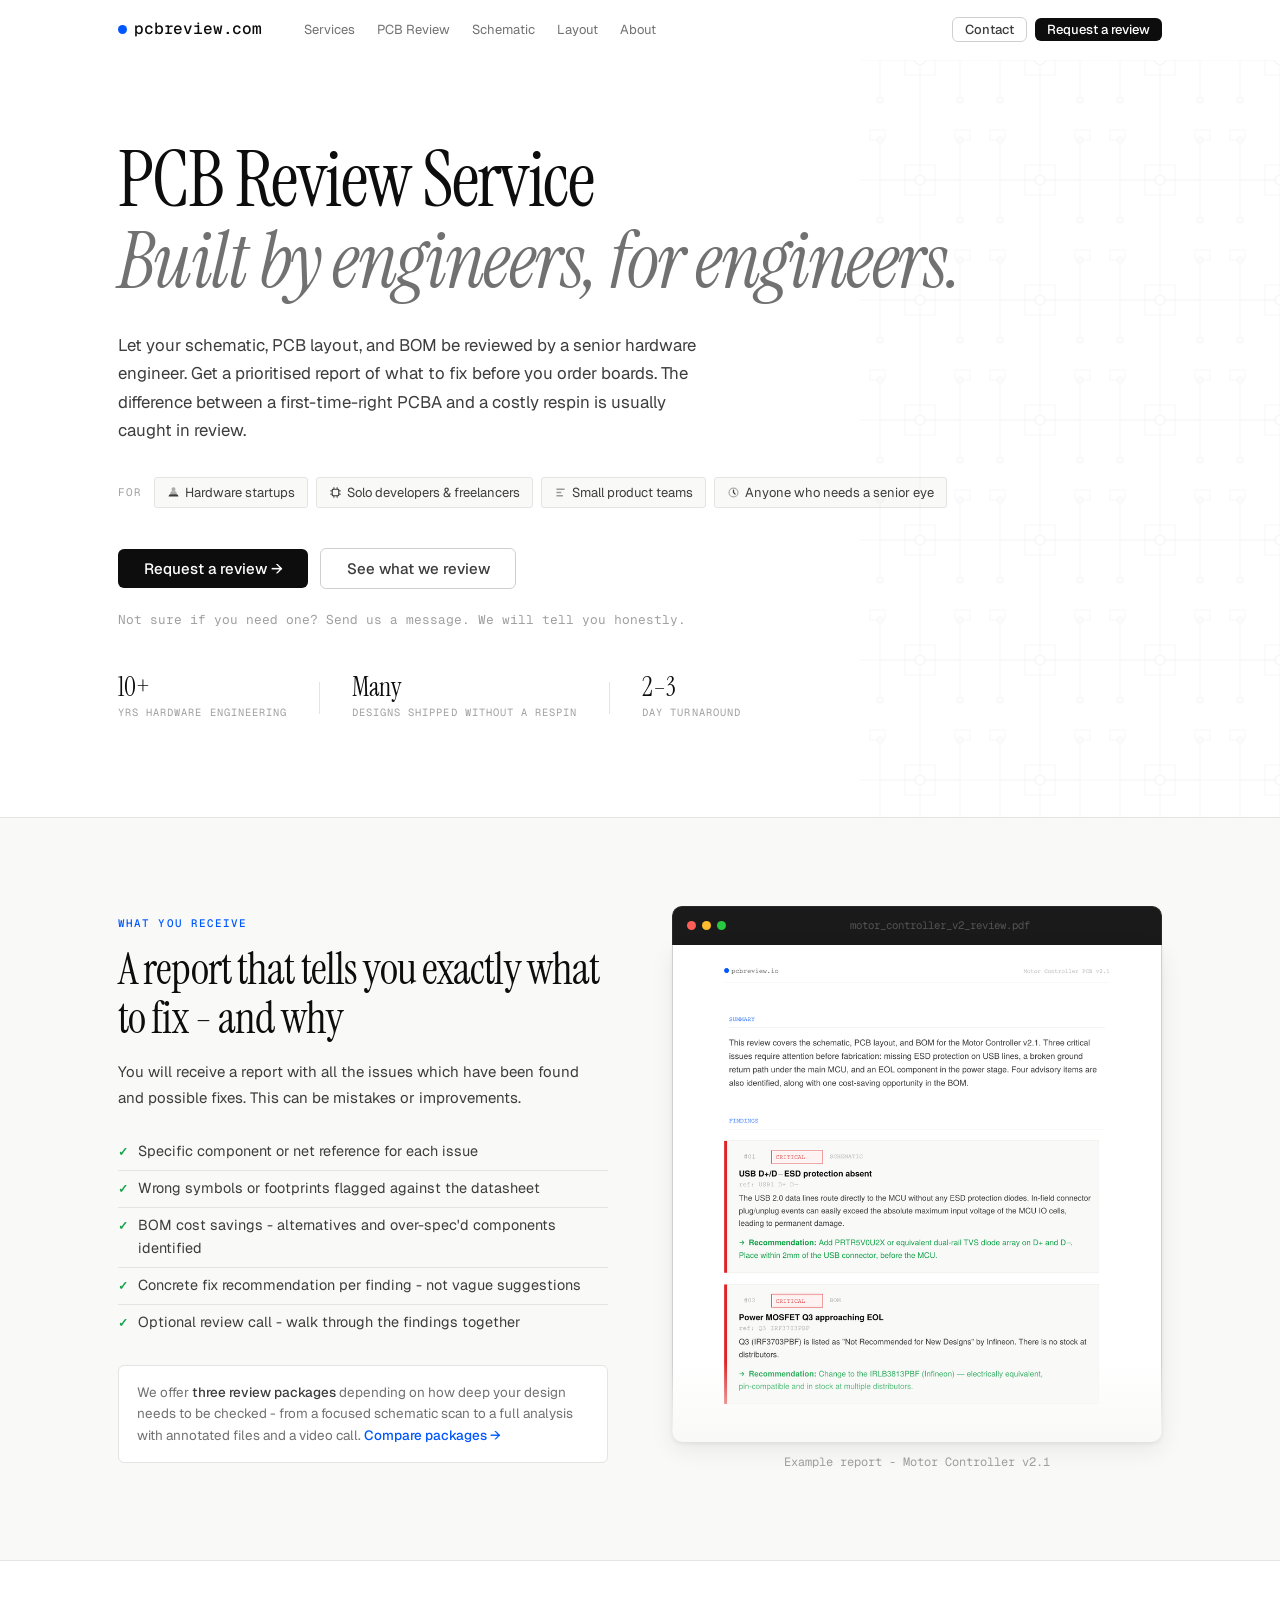
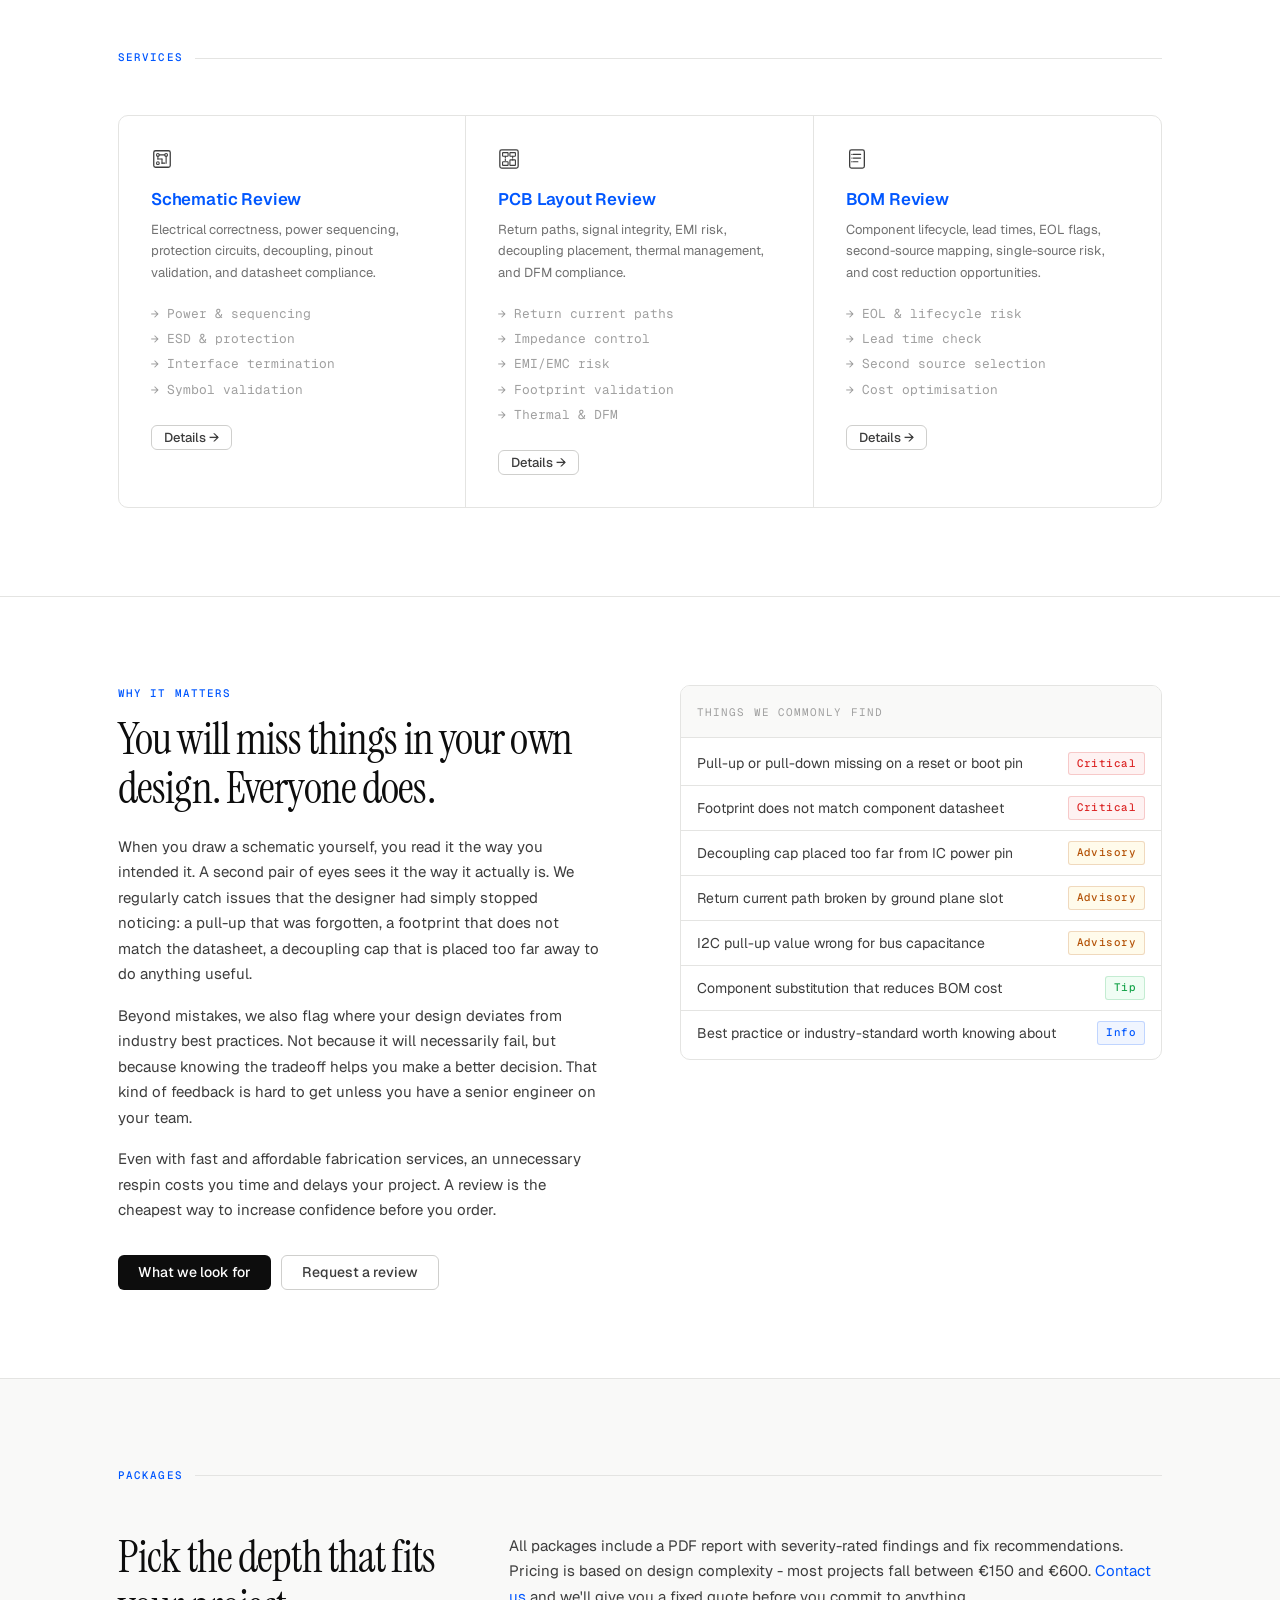
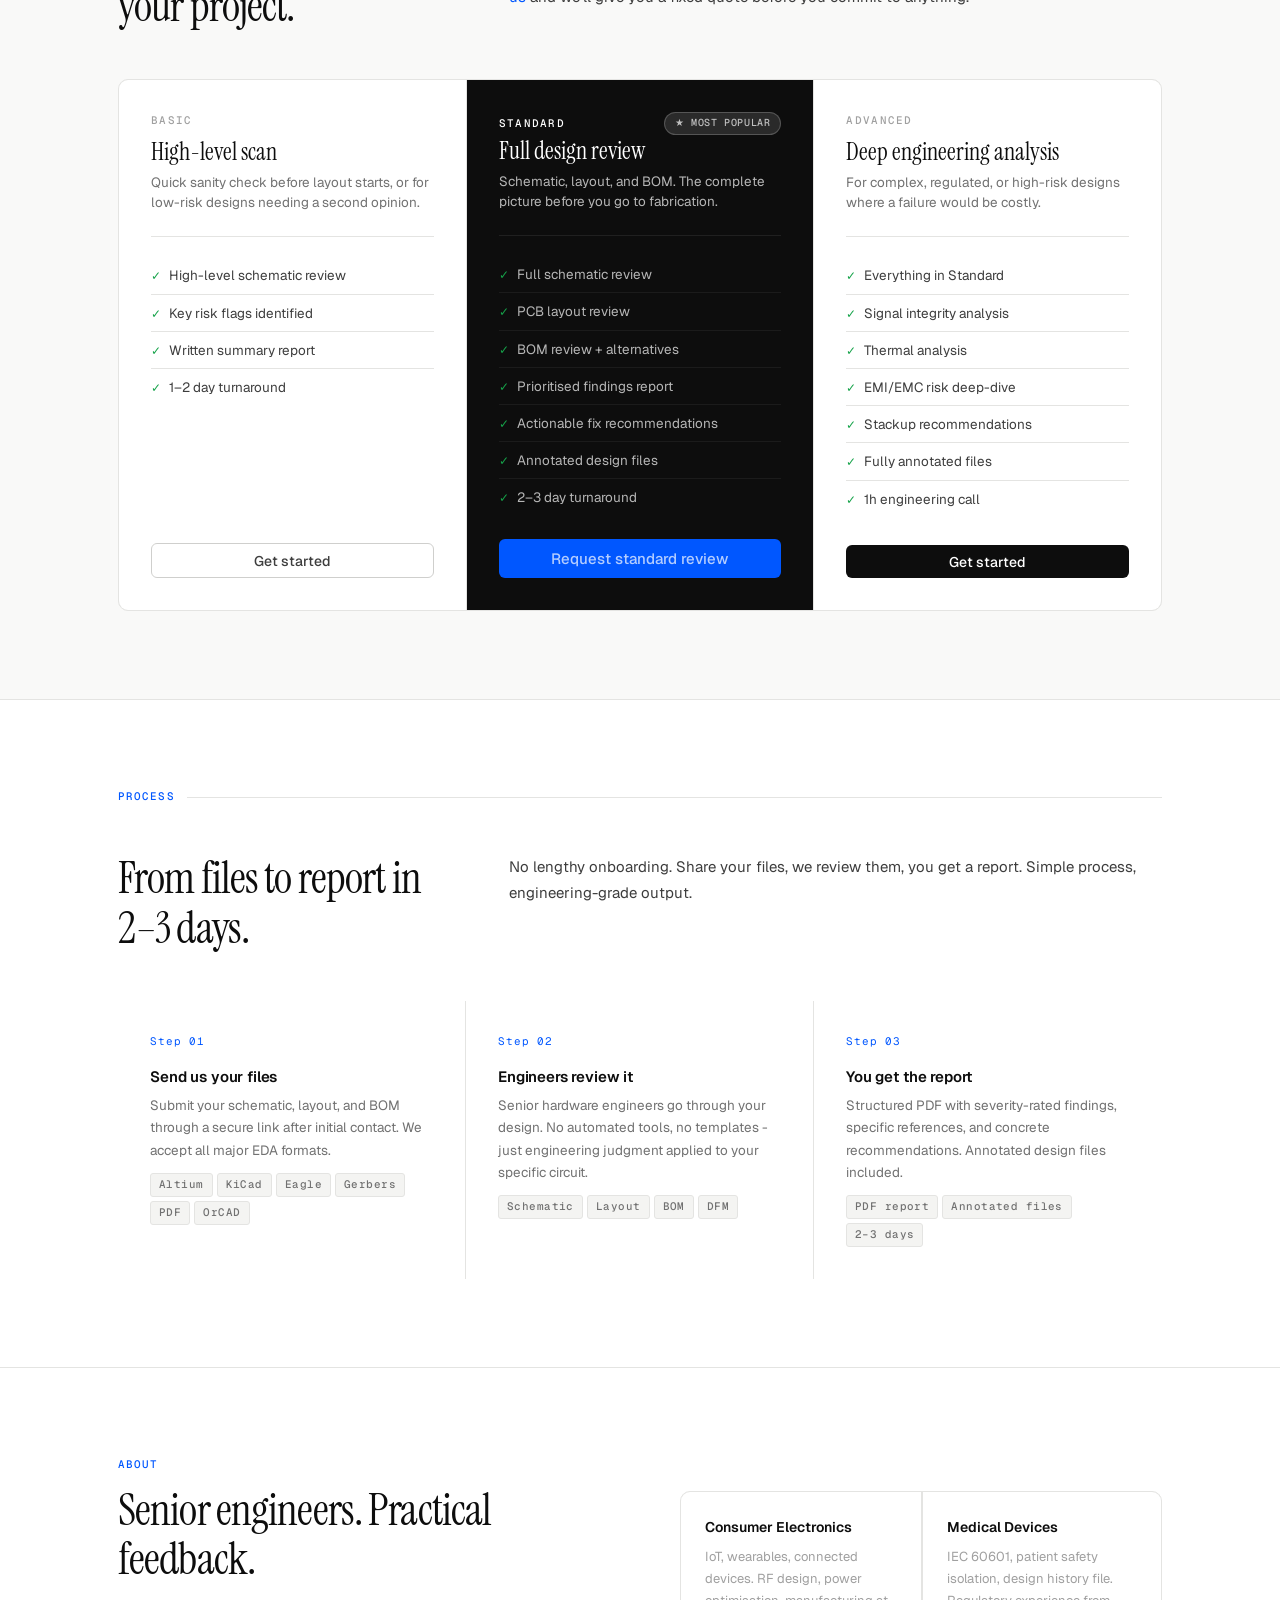
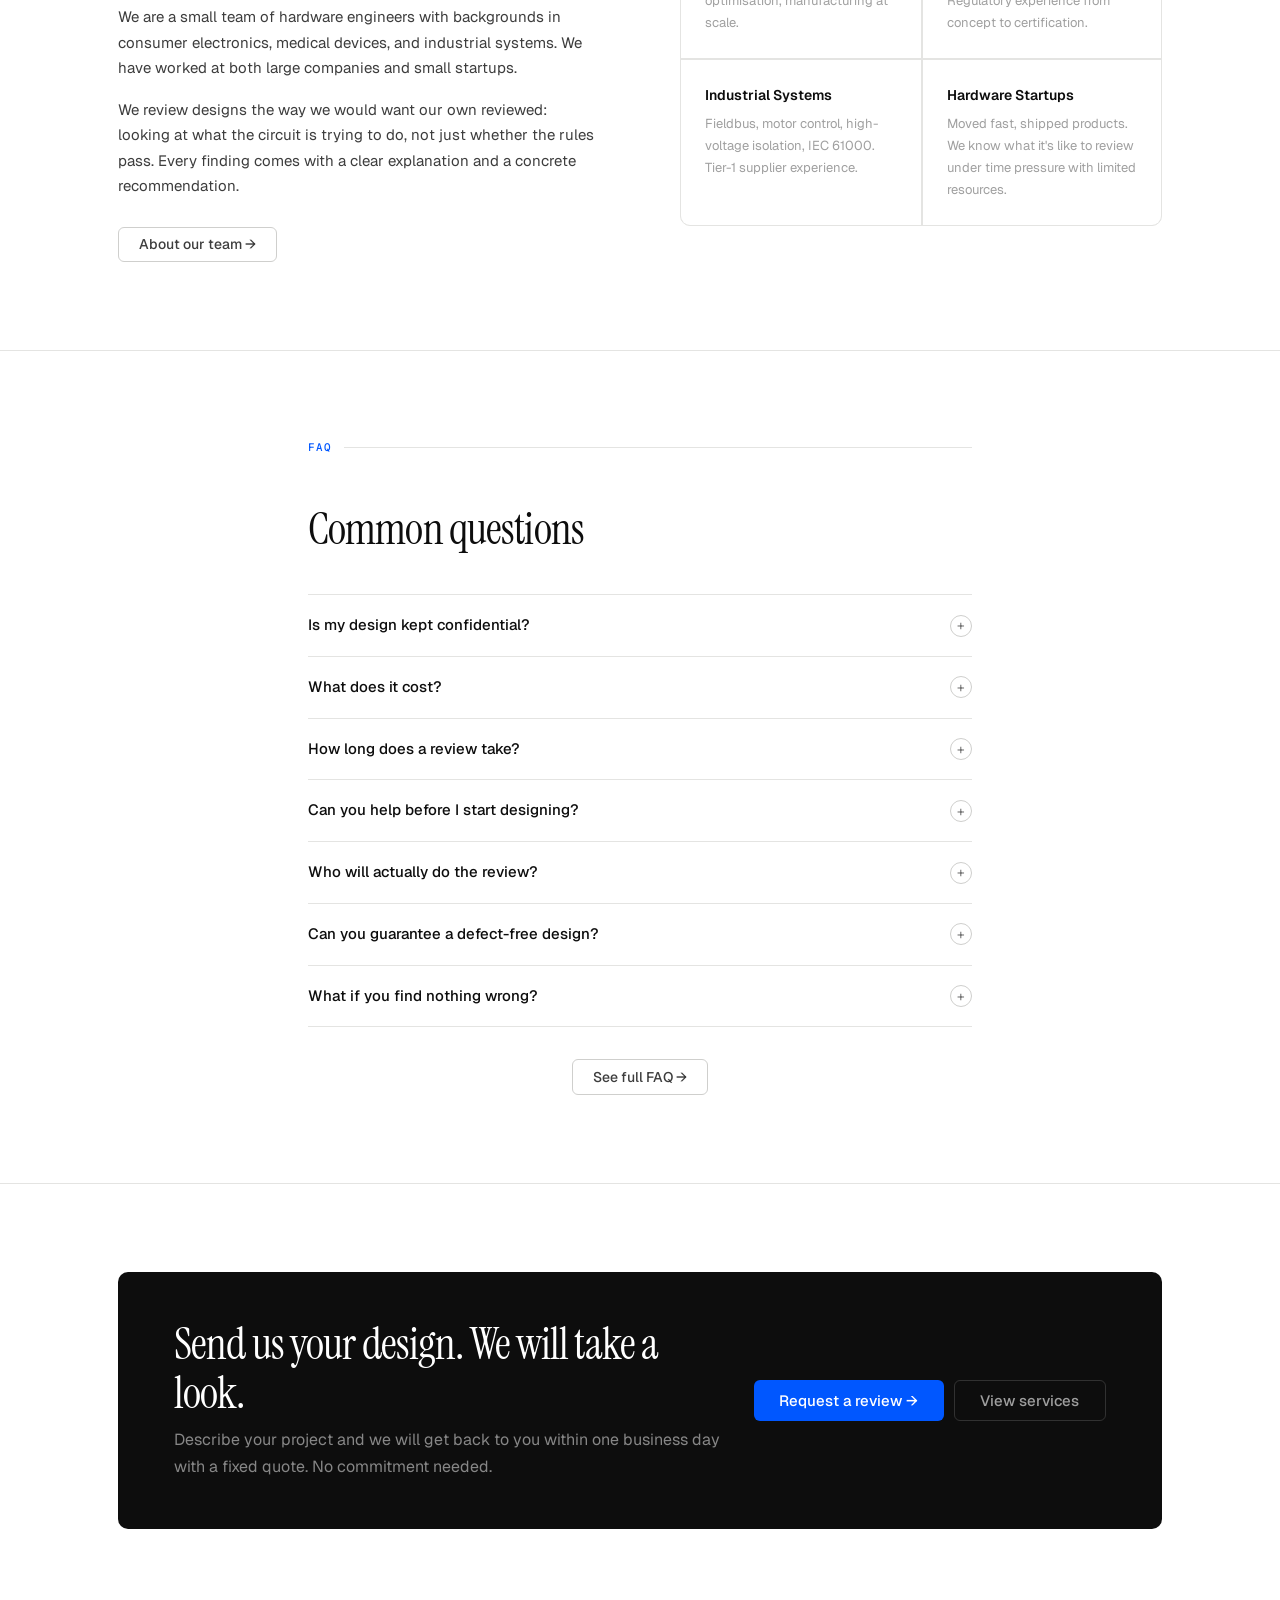
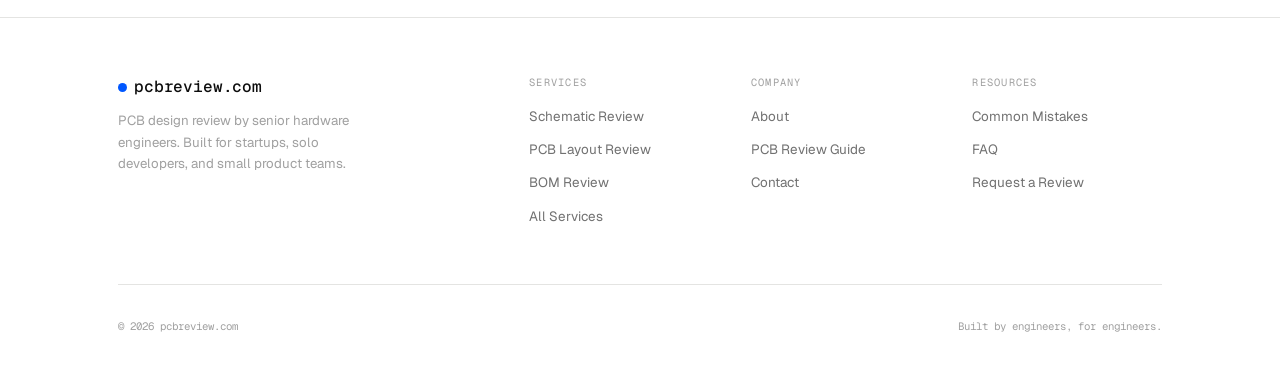
<file: index.html>
<!DOCTYPE html>
<html lang="en">
<head>
  <meta charset="UTF-8" />
  <meta name="viewport" content="width=device-width, initial-scale=1.0" />
  <title>PCB Design Review Service - Schematic, Layout & BOM | pcbreview.com</title>
  <meta name="description" content="Professional PCB design review by senior hardware engineers. Schematic review, PCB layout review, and BOM review - with a written report and concrete fix recommendations. 2–3 day turnaround." />
  <meta property="og:title" content="PCB Design Review Service - Schematic, Layout & BOM | pcbreview.com" />
  <meta property="og:description" content="Your schematic, PCB layout, and BOM reviewed by a senior hardware engineer. Get a prioritised report of what to fix before you order boards." />
  <meta property="og:type" content="website" />
  <link rel="canonical" href="https://www.pcbreview.com/" />
  <link rel="stylesheet" href="style.css" />
</head>
<body>

<!-- NAV -->
<nav id="nav">
  <div class="nav-inner">
    <a href="index.html" class="nav-logo" style="font-size:1rem;gap:7px;"><span class="logo-dot" style="width:9px;height:9px;"></span>pcbreview.com</a>
    <ul class="nav-links">
      <li><a href="services.html">Services</a></li>
      <li><a href="pcb-review.html">PCB Review</a></li>
      <li><a href="schematic-review.html">Schematic</a></li>
      <li><a href="pcb-layout-review.html">Layout</a></li>
      <li><a href="about.html">About</a></li>
    </ul>
    <div class="nav-right">
      <a href="contact.html" class="btn btn-ghost" style="font-size:0.8125rem;padding:5px 12px;">Contact</a>
      <a href="contact.html" class="btn btn-primary" style="font-size:0.8125rem;padding:5px 12px;">Request a review</a>
    </div>
    <button class="nav-ham" id="ham" aria-label="Menu"><span></span><span></span><span></span></button>
  </div>
</nav>
<div class="nav-mobile" id="mobileNav">
  <a href="index.html">Home</a>
  <a href="services.html">Services</a>
  <a href="pcb-review.html">PCB Review</a>
  <a href="schematic-review.html">Schematic Review</a>
  <a href="pcb-layout-review.html">Layout Review</a>
  <a href="about.html">About</a>
  <a href="contact.html" class="btn btn-primary" style="margin-top:4px;justify-content:center;">Request a review →</a>
</div>

<!-- ═══════════════════════════════════════════════════════════
     HERO
════════════════════════════════════════════════════════════ -->
<section style="padding-top: calc(var(--nav-h) + 80px); padding-bottom: 96px; border-bottom: 1px solid var(--line); position: relative; overflow: hidden;">
  <!-- Subtle circuit board decoration -->
  <div aria-hidden="true" style="position:absolute;top:0;right:0;width:420px;height:100%;opacity:0.035;pointer-events:none;background-image:url('data:image/svg+xml,%3Csvg xmlns=%22http://www.w3.org/2000/svg%22 width=%22120%22 height=%22120%22%3E%3Crect width=%22120%22 height=%22120%22 fill=%22none%22/%3E%3Ccircle cx=%2260%22 cy=%2260%22 r=%225%22 stroke=%22%23000%22 stroke-width=%221.5%22 fill=%22none%22/%3E%3Ccircle cx=%2220%22 cy=%2220%22 r=%223%22 stroke=%22%23000%22 stroke-width=%221.2%22 fill=%22none%22/%3E%3Ccircle cx=%22100%22 cy=%2220%22 r=%223%22 stroke=%22%23000%22 stroke-width=%221.2%22 fill=%22none%22/%3E%3Ccircle cx=%2220%22 cy=%22100%22 r=%223%22 stroke=%22%23000%22 stroke-width=%221.2%22 fill=%22none%22/%3E%3Ccircle cx=%22100%22 cy=%22100%22 r=%223%22 stroke=%22%23000%22 stroke-width=%221.2%22 fill=%22none%22/%3E%3Cline x1=%2260%22 y1=%2255%22 x2=%2260%22 y2=%220%22 stroke=%22%23000%22 stroke-width=%221%22/%3E%3Cline x1=%2260%22 y1=%2265%22 x2=%2260%22 y2=%22120%22 stroke=%22%23000%22 stroke-width=%221%22/%3E%3Cline x1=%2255%22 y1=%2260%22 x2=%220%22 y2=%2260%22 stroke=%22%23000%22 stroke-width=%221%22/%3E%3Cline x1=%2265%22 y1=%2260%22 x2=%22120%22 y2=%2260%22 stroke=%22%23000%22 stroke-width=%221%22/%3E%3Cline x1=%2220%22 y1=%2220%22 x2=%2220%22 y2=%2260%22 stroke=%22%23000%22 stroke-width=%220.8%22/%3E%3Cline x1=%2220%22 y1=%2260%22 x2=%2255%22 y2=%2260%22 stroke=%22%23000%22 stroke-width=%220.8%22/%3E%3Cline x1=%22100%22 y1=%2220%22 x2=%22100%22 y2=%2260%22 stroke=%22%23000%22 stroke-width=%220.8%22/%3E%3Cline x1=%22100%22 y1=%2260%22 x2=%2265%22 y2=%2260%22 stroke=%22%23000%22 stroke-width=%220.8%22/%3E%3Cline x1=%2220%22 y1=%22100%22 x2=%2220%22 y2=%2260%22 stroke=%22%23000%22 stroke-width=%220.8%22/%3E%3Cline x1=%22100%22 y1=%22100%22 x2=%22100%22 y2=%2260%22 stroke=%22%23000%22 stroke-width=%220.8%22/%3E%3Crect x=%2245%22 y=%2245%22 width=%2230%22 height=%2230%22 stroke=%22%23000%22 stroke-width=%221%22 fill=%22none%22/%3E%3Crect x=%2210%22 y=%2210%22 width=%2215%22 height=%2210%22 stroke=%22%23000%22 stroke-width=%220.8%22 fill=%22none%22/%3E%3Crect x=%2295%22 y=%2210%22 width=%2215%22 height=%2210%22 stroke=%22%23000%22 stroke-width=%220.8%22 fill=%22none%22/%3E%3C/svg%3E');background-size:120px 120px;"></div>
  <div class="container">
    <div style="max-width: 860px;">

      <!-- Headline -->
      <h1 class="t-display" style="margin-bottom:28px;">
        PCB Review Service<br><em>Built by engineers, for engineers.</em>
      </h1>

      <!-- Subheadline -->
      <p class="t-body-lg" style="max-width:580px; margin-bottom:32px;">
        Let your schematic, PCB layout, and BOM be reviewed by a senior hardware engineer. Get a prioritised report of what to fix before you order boards. The difference between a first-time-right PCBA and a costly respin is usually caught in review.
      </p>

      <!-- Who it's for -->
      <div style="display:flex;flex-wrap:wrap;gap:8px;margin-bottom:40px;align-items:center;">
        <span style="font-family:var(--mono);font-size:0.68rem;color:var(--ink-4);text-transform:uppercase;letter-spacing:0.1em;margin-right:4px;">For</span>
        <span style="display:inline-flex;align-items:center;gap:5px;padding:4px 12px;background:var(--off-white);border:1px solid var(--line);border-radius:3px;font-size:0.8125rem;color:var(--ink-2);">
          <svg width="13" height="13" viewBox="0 0 16 16" fill="none" xmlns="http://www.w3.org/2000/svg"><path d="M8 1.5a2.5 2.5 0 100 5 2.5 2.5 0 000-5zM4 9.5A3.5 3.5 0 017.5 6h1A3.5 3.5 0 0112 9.5v.5H4v-.5z" fill="currentColor" opacity=".4"/><path d="M2 12.5A2.5 2.5 0 014.5 10h7a2.5 2.5 0 012.5 2.5V13H2v-.5z" fill="currentColor"/></svg>
          Hardware startups
        </span>
        <span style="display:inline-flex;align-items:center;gap:5px;padding:4px 12px;background:var(--off-white);border:1px solid var(--line);border-radius:3px;font-size:0.8125rem;color:var(--ink-2);">
          <svg width="13" height="13" viewBox="0 0 16 16" fill="none" xmlns="http://www.w3.org/2000/svg">
            <rect x="4" y="4" width="8" height="8" rx="1" stroke="currentColor" stroke-width="1.3" fill="none"/>
            <line x1="6" y1="4" x2="6" y2="2" stroke="currentColor" stroke-width="1.2" stroke-linecap="round"/>
            <line x1="10" y1="4" x2="10" y2="2" stroke="currentColor" stroke-width="1.2" stroke-linecap="round"/>
            <line x1="6" y1="12" x2="6" y2="14" stroke="currentColor" stroke-width="1.2" stroke-linecap="round"/>
            <line x1="10" y1="12" x2="10" y2="14" stroke="currentColor" stroke-width="1.2" stroke-linecap="round"/>
            <line x1="4" y1="6" x2="2" y2="6" stroke="currentColor" stroke-width="1.2" stroke-linecap="round"/>
            <line x1="4" y1="10" x2="2" y2="10" stroke="currentColor" stroke-width="1.2" stroke-linecap="round"/>
            <line x1="12" y1="6" x2="14" y2="6" stroke="currentColor" stroke-width="1.2" stroke-linecap="round"/>
            <line x1="12" y1="10" x2="14" y2="10" stroke="currentColor" stroke-width="1.2" stroke-linecap="round"/>
          </svg>
          Solo developers &amp; freelancers
        </span>
        <span style="display:inline-flex;align-items:center;gap:5px;padding:4px 12px;background:var(--off-white);border:1px solid var(--line);border-radius:3px;font-size:0.8125rem;color:var(--ink-2);">
          <svg width="13" height="13" viewBox="0 0 16 16" fill="none" xmlns="http://www.w3.org/2000/svg"><path d="M3 3h10v2H3zM3 7h6v2H3zM3 11h8v2H3z" fill="currentColor" opacity=".5"/></svg>
          Small product teams
        </span>
        <span style="display:inline-flex;align-items:center;gap:5px;padding:4px 12px;background:var(--off-white);border:1px solid var(--line);border-radius:3px;font-size:0.8125rem;color:var(--ink-2);">
          <svg width="13" height="13" viewBox="0 0 16 16" fill="none" xmlns="http://www.w3.org/2000/svg"><circle cx="8" cy="8" r="5.5" stroke="currentColor" stroke-width="1.5" fill="none" opacity=".4"/><path d="M8 5v3l2 2" stroke="currentColor" stroke-width="1.5" stroke-linecap="round"/></svg>
          Anyone who needs a senior eye
        </span>
      </div>

      <!-- CTAs -->
      <div style="display:flex;align-items:center;gap:12px;flex-wrap:wrap;margin-bottom:20px;">
        <a href="contact.html" class="btn btn-primary btn-lg">Request a review →</a>
        <a href="services.html" class="btn btn-ghost btn-lg">See what we review</a>
      </div>
      <p style="font-size:0.8rem;font-family:var(--mono);color:var(--ink-4);margin-bottom:44px;">Not sure if you need one? Send us a message. We will tell you honestly.</p>

      <!-- Trust row -->
      <div style="display:flex;align-items:center;gap:32px;flex-wrap:wrap;">
        <div>
          <div style="font-family:var(--serif);font-size:1.6rem;color:var(--ink-1);line-height:1;margin-bottom:3px;">10+</div>
          <div style="font-family:var(--mono);font-size:0.65rem;text-transform:uppercase;letter-spacing:0.1em;color:var(--ink-4);">Yrs hardware engineering</div>
        </div>
        <div style="width:1px;height:32px;background:var(--line);"></div>
        <div>
          <div style="font-family:var(--serif);font-size:1.6rem;color:var(--ink-1);line-height:1;margin-bottom:3px;">Many</div>
          <div style="font-family:var(--mono);font-size:0.65rem;text-transform:uppercase;letter-spacing:0.1em;color:var(--ink-4);">Designs shipped without a respin</div>
        </div>
        <div style="width:1px;height:32px;background:var(--line);"></div>
        <div>
          <div style="font-family:var(--serif);font-size:1.6rem;color:var(--ink-1);line-height:1;margin-bottom:3px;">2–3</div>
          <div style="font-family:var(--mono);font-size:0.65rem;text-transform:uppercase;letter-spacing:0.1em;color:var(--ink-4);">Day turnaround</div>
        </div>
      </div>
    </div>
  </div>
</section>

<!-- ═══════════════════════════════════════════════════════════
     REVIEW REPORT VISUAL - shows what you actually get
════════════════════════════════════════════════════════════ -->
<section class="s-lg" style="background:var(--off-white);border-bottom:1px solid var(--line);">
  <div class="container">
    <div style="display:grid;grid-template-columns:1fr 1fr;gap:4rem;align-items:center;">

      <div class="reveal">
        <div class="t-label" style="margin-bottom:12px;">What you receive</div>
        <h2 class="t-h2" style="margin-bottom:16px;">A report that tells you exactly what to fix - and why</h2>
        <p class="t-body" style="margin-bottom:24px;">You will receive a report with all the issues which have been found and possible fixes. This can be mistakes or improvements.</p>
        <ul class="checklist">
          <li>Specific component or net reference for each issue</li>
          <li>Wrong symbols or footprints flagged against the datasheet</li>
          <li>BOM cost savings - alternatives and over-spec'd components identified</li>
          <li>Concrete fix recommendation per finding - not vague suggestions</li>
          <li>Optional review call - walk through the findings together</li>
        </ul>

        <!-- Services depth note -->
        <div style="margin-top:24px;padding:16px 18px;background:var(--white);border:1px solid var(--line);border-radius:var(--r-md);">
          <p style="font-size:0.84rem;color:var(--ink-3);margin:0;line-height:1.6;">
            We offer <strong style="color:var(--ink-2);font-weight:500;">three review packages</strong> depending on how deep your design needs to be checked - from a focused schematic scan to a full analysis with annotated files and a video call.
            <a href="services.html" class="link" style="font-weight:500;white-space:nowrap;">Compare packages &#8594;</a>
          </p>
        </div>
      </div>

      <div class="reveal d2">
        <div style="position:relative;">
          <div style="background:#1A1A1A;border-radius:var(--r-lg) var(--r-lg) 0 0;padding:10px 14px;display:flex;align-items:center;gap:6px;border:1px solid #2A2A2A;border-bottom:none;">
            <span style="width:9px;height:9px;border-radius:50%;background:#FF5F57;display:inline-block;"></span>
            <span style="width:9px;height:9px;border-radius:50%;background:#FEBC2E;display:inline-block;"></span>
            <span style="width:9px;height:9px;border-radius:50%;background:#28C840;display:inline-block;"></span>
            <span style="font-family:var(--mono);font-size:0.67rem;color:rgba(255,255,255,0.25);margin:0 auto;">motor_controller_v2_review.pdf</span>
          </div>
          <div style="border:1px solid var(--line-2);border-top:none;border-radius:0 0 var(--r-lg) var(--r-lg);overflow:hidden;box-shadow:var(--shadow-hover);">
            <img
              src="report-preview.png"
              alt="Example PCB design review report showing findings with severity ratings"
              style="width:100%;display:block;"
            />
          </div>
          <div style="position:absolute;bottom:0;left:0;right:0;height:80px;background:linear-gradient(transparent,var(--off-white));border-radius:0 0 var(--r-lg) var(--r-lg);pointer-events:none;"></div>
        </div>
        <p style="font-size:0.75rem;font-family:var(--mono);color:var(--ink-4);text-align:center;margin-top:10px;">Example report - Motor Controller v2.1</p>
      </div>

    </div>
  </div>
</section>

<!-- ═══════════════════════════════════════════════════════════
     THREE SERVICES
════════════════════════════════════════════════════════════ -->
<section class="s-lg" style="border-bottom:1px solid var(--line);">
  <div class="container">

    <div class="section-line reveal">
      <span class="t-label">Services</span>
    </div>

    <div style="display:grid;grid-template-columns:repeat(3,1fr);border:1px solid var(--line);border-radius:var(--r-lg);overflow:hidden;">

      <div style="padding:2rem;border-right:1px solid var(--line);" class="reveal d1">
        <div style="margin-bottom:1rem;line-height:1;">
          <svg width="22" height="22" viewBox="0 0 24 24" fill="none" xmlns="http://www.w3.org/2000/svg" style="color:var(--ink-2);">
            <rect x="3" y="3" width="18" height="18" rx="2" stroke="currentColor" stroke-width="1.4" fill="none"/>
            <circle cx="7.5" cy="7.5" r="1.5" stroke="currentColor" stroke-width="1.2" fill="none"/>
            <circle cx="16.5" cy="7.5" r="1.5" stroke="currentColor" stroke-width="1.2" fill="none"/>
            <circle cx="7.5" cy="16.5" r="1.5" stroke="currentColor" stroke-width="1.2" fill="none"/>
            <line x1="9" y1="7.5" x2="15" y2="7.5" stroke="currentColor" stroke-width="1.2" stroke-linecap="round"/>
            <line x1="7.5" y1="9" x2="7.5" y2="12" stroke="currentColor" stroke-width="1.2" stroke-linecap="round"/>
            <line x1="7.5" y1="12" x2="12" y2="12" stroke="currentColor" stroke-width="1.2" stroke-linecap="round"/>
            <line x1="16.5" y1="9" x2="16.5" y2="16.5" stroke="currentColor" stroke-width="1.2" stroke-linecap="round"/>
            <line x1="12" y1="12" x2="12" y2="16.5" stroke="currentColor" stroke-width="1.2" stroke-linecap="round"/>
            <line x1="12" y1="16.5" x2="15" y2="16.5" stroke="currentColor" stroke-width="1.2" stroke-linecap="round"/>
          </svg>
        </div>
        <h3 class="t-h3" style="margin-bottom:8px;"><a href="schematic-review.html" class="link">Schematic Review</a></h3>
        <p class="t-body-sm" style="margin-bottom:1.25rem;">Electrical correctness, power sequencing, protection circuits, decoupling, pinout validation, and datasheet compliance.</p>
        <ul style="list-style:none;display:flex;flex-direction:column;gap:4px;">
          <li style="font-size:0.8rem;color:var(--ink-4);font-family:var(--mono);">→ Power & sequencing</li>
          <li style="font-size:0.8rem;color:var(--ink-4);font-family:var(--mono);">→ ESD & protection</li>
          <li style="font-size:0.8rem;color:var(--ink-4);font-family:var(--mono);">→ Interface termination</li>
          <li style="font-size:0.8rem;color:var(--ink-4);font-family:var(--mono);">→ Symbol validation</li>
        </ul>
        <div style="margin-top:1.5rem;">
          <a href="schematic-review.html" class="btn btn-ghost" style="font-size:0.8125rem;padding:5px 12px;">Details →</a>
        </div>
      </div>

      <div style="padding:2rem;border-right:1px solid var(--line);" class="reveal d2">
        <div style="margin-bottom:1rem;line-height:1;">
          <svg width="22" height="22" viewBox="0 0 24 24" fill="none" xmlns="http://www.w3.org/2000/svg" style="color:var(--ink-2);">
            <rect x="2" y="2" width="20" height="20" rx="2" stroke="currentColor" stroke-width="1.4" fill="none"/>
            <rect x="5" y="5" width="6" height="4" rx="0.5" stroke="currentColor" stroke-width="1.2" fill="none"/>
            <rect x="13" y="5" width="6" height="4" rx="0.5" stroke="currentColor" stroke-width="1.2" fill="none"/>
            <rect x="5" y="15" width="6" height="4" rx="0.5" stroke="currentColor" stroke-width="1.2" fill="none"/>
            <rect x="13" y="13" width="6" height="6" rx="0.5" stroke="currentColor" stroke-width="1.2" fill="none"/>
            <line x1="8" y1="9" x2="8" y2="15" stroke="currentColor" stroke-width="1.2" stroke-linecap="round" stroke-dasharray="1.5 1.5"/>
            <line x1="16" y1="9" x2="16" y2="13" stroke="currentColor" stroke-width="1.2" stroke-linecap="round" stroke-dasharray="1.5 1.5"/>
          </svg>
        </div>
        <h3 class="t-h3" style="margin-bottom:8px;"><a href="pcb-layout-review.html" class="link">PCB Layout Review</a></h3>
        <p class="t-body-sm" style="margin-bottom:1.25rem;">Return paths, signal integrity, EMI risk, decoupling placement, thermal management, and DFM compliance.</p>
        <ul style="list-style:none;display:flex;flex-direction:column;gap:4px;">
          <li style="font-size:0.8rem;color:var(--ink-4);font-family:var(--mono);">→ Return current paths</li>
          <li style="font-size:0.8rem;color:var(--ink-4);font-family:var(--mono);">→ Impedance control</li>
          <li style="font-size:0.8rem;color:var(--ink-4);font-family:var(--mono);">→ EMI/EMC risk</li>
          <li style="font-size:0.8rem;color:var(--ink-4);font-family:var(--mono);">→ Footprint validation</li>
          <li style="font-size:0.8rem;color:var(--ink-4);font-family:var(--mono);">→ Thermal & DFM</li>
        </ul>
        <div style="margin-top:1.5rem;">
          <a href="pcb-layout-review.html" class="btn btn-ghost" style="font-size:0.8125rem;padding:5px 12px;">Details →</a>
        </div>
      </div>

      <div style="padding:2rem;" class="reveal d3">
        <div style="margin-bottom:1rem;line-height:1;">
          <svg width="22" height="22" viewBox="0 0 24 24" fill="none" xmlns="http://www.w3.org/2000/svg" style="color:var(--ink-2);">
            <rect x="4" y="2" width="16" height="20" rx="2" stroke="currentColor" stroke-width="1.4" fill="none"/>
            <line x1="8" y1="7" x2="16" y2="7" stroke="currentColor" stroke-width="1.2" stroke-linecap="round"/>
            <line x1="8" y1="11" x2="16" y2="11" stroke="currentColor" stroke-width="1.2" stroke-linecap="round"/>
            <line x1="8" y1="15" x2="13" y2="15" stroke="currentColor" stroke-width="1.2" stroke-linecap="round"/>
            <circle cx="6.5" cy="7" r="0.75" fill="currentColor"/>
            <circle cx="6.5" cy="11" r="0.75" fill="currentColor"/>
            <circle cx="6.5" cy="15" r="0.75" fill="currentColor"/>
          </svg>
        </div>
        <h3 class="t-h3" style="margin-bottom:8px;"><a href="bom-review.html" class="link">BOM Review</a></h3>
        <p class="t-body-sm" style="margin-bottom:1.25rem;">Component lifecycle, lead times, EOL flags, second-source mapping, single-source risk, and cost reduction opportunities.</p>
        <ul style="list-style:none;display:flex;flex-direction:column;gap:4px;">
          <li style="font-size:0.8rem;color:var(--ink-4);font-family:var(--mono);">→ EOL & lifecycle risk</li>
          <li style="font-size:0.8rem;color:var(--ink-4);font-family:var(--mono);">→ Lead time check</li>
          <li style="font-size:0.8rem;color:var(--ink-4);font-family:var(--mono);">→ Second source selection</li>
          <li style="font-size:0.8rem;color:var(--ink-4);font-family:var(--mono);">→ Cost optimisation</li>
        </ul>
        <div style="margin-top:1.5rem;">
          <a href="services.html" class="btn btn-ghost" style="font-size:0.8125rem;padding:5px 12px;">Details →</a>
        </div>
      </div>

    </div>
  </div>
</section>

<!-- ═══════════════════════════════════════════════════════════
     WHY A REVIEW / COST OF NOT REVIEWING
════════════════════════════════════════════════════════════ -->
<section class="s-lg" style="border-bottom:1px solid var(--line);">
  <div class="container">
    <div style="display:grid;grid-template-columns:1fr 1fr;gap:5rem;align-items:start;">

      <div class="reveal">
        <div class="t-label" style="margin-bottom:12px;">Why it matters</div>
        <h2 class="t-h2" style="margin-bottom:20px;">You will miss things in your own design. Everyone does.</h2>
        <p class="t-body" style="margin-bottom:16px;">When you draw a schematic yourself, you read it the way you intended it. A second pair of eyes sees it the way it actually is. We regularly catch issues that the designer had simply stopped noticing: a pull-up that was forgotten, a footprint that does not match the datasheet, a decoupling cap that is placed too far away to do anything useful.</p>
        <p class="t-body" style="margin-bottom:16px;">Beyond mistakes, we also flag where your design deviates from industry best practices. Not because it will necessarily fail, but because knowing the tradeoff helps you make a better decision. That kind of feedback is hard to get unless you have a senior engineer on your team.</p>
        <p class="t-body" style="margin-bottom:32px;">Even with fast and affordable fabrication services, an unnecessary respin costs you time and delays your project. A review is the cheapest way to increase confidence before you order.</p>
        <div style="display:flex;gap:10px;flex-wrap:wrap;">
          <a href="pcb-review.html" class="btn btn-primary">What we look for</a>
          <a href="contact.html" class="btn btn-ghost">Request a review</a>
        </div>
      </div>

      <div class="reveal d2">
        <!-- What we actually look at -->
        <div style="border:1px solid var(--line);border-radius:var(--r-lg);overflow:hidden;">
          <div style="padding:12px 16px;border-bottom:1px solid var(--line);background:var(--off-white);">
            <span style="font-family:var(--mono);font-size:0.68rem;color:var(--ink-4);text-transform:uppercase;letter-spacing:0.1em;">Things we commonly find</span>
          </div>
          <div style="padding:4px 0;">
            <div style="display:flex;align-items:center;justify-content:space-between;padding:10px 16px;border-bottom:1px solid var(--line);">
              <span style="font-size:0.875rem;color:var(--ink-2);">Pull-up or pull-down missing on a reset or boot pin</span>
              <span class="tag tag-red">Critical</span>
            </div>
            <div style="display:flex;align-items:center;justify-content:space-between;padding:10px 16px;border-bottom:1px solid var(--line);">
              <span style="font-size:0.875rem;color:var(--ink-2);">Footprint does not match component datasheet</span>
              <span class="tag tag-red">Critical</span>
            </div>
            <div style="display:flex;align-items:center;justify-content:space-between;padding:10px 16px;border-bottom:1px solid var(--line);">
              <span style="font-size:0.875rem;color:var(--ink-2);">Decoupling cap placed too far from IC power pin</span>
              <span class="tag tag-amber">Advisory</span>
            </div>
            <div style="display:flex;align-items:center;justify-content:space-between;padding:10px 16px;border-bottom:1px solid var(--line);">
              <span style="font-size:0.875rem;color:var(--ink-2);">Return current path broken by ground plane slot</span>
              <span class="tag tag-amber">Advisory</span>
            </div>
            <div style="display:flex;align-items:center;justify-content:space-between;padding:10px 16px;border-bottom:1px solid var(--line);">
              <span style="font-size:0.875rem;color:var(--ink-2);">I2C pull-up value wrong for bus capacitance</span>
              <span class="tag tag-amber">Advisory</span>
            </div>
            <div style="display:flex;align-items:center;justify-content:space-between;padding:10px 16px;border-bottom:1px solid var(--line);">
              <span style="font-size:0.875rem;color:var(--ink-2);">Component substitution that reduces BOM cost</span>
              <span class="tag tag-green">Tip</span>
            </div>
            <div style="display:flex;align-items:center;justify-content:space-between;padding:10px 16px;">
              <span style="font-size:0.875rem;color:var(--ink-2);">Best practice or industry-standard worth knowing about</span>
              <span class="tag tag-blue">Info</span>
            </div>
          </div>
        </div>
      </div>
    </div>
  </div>
</section>

<!-- ═══════════════════════════════════════════════════════════
     PACKAGES
════════════════════════════════════════════════════════════ -->
<section class="s-lg" style="background:var(--off-white);border-bottom:1px solid var(--line);">
  <div class="container">

    <div class="section-line reveal">
      <span class="t-label">Packages</span>
    </div>

    <div style="display:grid;grid-template-columns:1fr 2fr;gap:4rem;align-items:start;margin-bottom:3rem;">
      <div class="reveal">
        <h2 class="t-h2">Pick the depth that fits your project.</h2>
      </div>
      <div class="reveal d2">
        <p class="t-body">All packages include a PDF report with severity-rated findings and fix recommendations. Pricing is based on design complexity - most projects fall between €150 and €600. <a href="contact.html" class="link">Contact us</a> and we'll give you a fixed quote before you commit to anything.</p>
      </div>
    </div>

    <div class="pricing-wrap reveal">
      <!-- Basic -->
      <div class="pricing-col">
        <div class="p-name">Basic</div>
        <h3>High-level scan</h3>
        <p class="p-desc">Quick sanity check before layout starts, or for low-risk designs needing a second opinion.</p>
        <div class="p-divider"></div>
        <div class="p-rows">
          <div class="p-row">High-level schematic review</div>
          <div class="p-row">Key risk flags identified</div>
          <div class="p-row">Written summary report</div>
          <div class="p-row">1–2 day turnaround</div>
        </div>
        <a href="contact.html" class="btn btn-ghost" style="justify-content:center;">Get started</a>
      </div>

      <!-- Standard -->
      <div class="pricing-col featured">
        <div style="display:flex;align-items:center;justify-content:space-between;margin-bottom:4px;">
          <div class="p-name" style="color:rgba(255,255,255,0.35);margin-bottom:0;">Standard</div>
          <span style="display:inline-flex;align-items:center;gap:4px;background:rgba(255,255,255,0.12);border:1px solid rgba(255,255,255,0.2);border-radius:20px;padding:2px 10px;font-family:var(--mono);font-size:0.63rem;font-weight:500;letter-spacing:0.06em;color:rgba(255,255,255,0.85);text-transform:uppercase;">★ Most popular</span>
        </div>
        <h3 style="color:#fff;">Full design review</h3>
        <p class="p-desc">Schematic, layout, and BOM. The complete picture before you go to fabrication.</p>
        <div class="p-divider"></div>
        <div class="p-rows">
          <div class="p-row">Full schematic review</div>
          <div class="p-row">PCB layout review</div>
          <div class="p-row">BOM review + alternatives</div>
          <div class="p-row">Prioritised findings report</div>
          <div class="p-row">Actionable fix recommendations</div>
          <div class="p-row">Annotated design files</div>
          <div class="p-row">2–3 day turnaround</div>
        </div>
        <a href="contact.html" class="btn btn-blue btn-lg" style="justify-content:center;">Request standard review</a>
      </div>

      <!-- Advanced -->
      <div class="pricing-col">
        <div class="p-name">Advanced</div>
        <h3>Deep engineering analysis</h3>
        <p class="p-desc">For complex, regulated, or high-risk designs where a failure would be costly.</p>
        <div class="p-divider"></div>
        <div class="p-rows">
          <div class="p-row">Everything in Standard</div>
          <div class="p-row">Signal integrity analysis</div>
          <div class="p-row">Thermal analysis</div>
          <div class="p-row">EMI/EMC risk deep-dive</div>
          <div class="p-row">Stackup recommendations</div>
          <div class="p-row">Fully annotated files</div>
          <div class="p-row">1h engineering call</div>
        </div>
        <a href="contact.html" class="btn btn-primary" style="justify-content:center;">Get started</a>
      </div>
    </div>

  </div>
</section>

<!-- ═══════════════════════════════════════════════════════════
     HOW IT WORKS
════════════════════════════════════════════════════════════ -->
<section class="s-lg" style="border-bottom:1px solid var(--line);">
  <div class="container">

    <div class="section-line reveal">
      <span class="t-label">Process</span>
    </div>

    <div style="display:grid;grid-template-columns:1fr 2fr;gap:4rem;align-items:start;margin-bottom:3rem;">
      <div class="reveal">
        <h2 class="t-h2">From files to report in 2–3 days.</h2>
      </div>
      <div class="reveal d2">
        <p class="t-body">No lengthy onboarding. Share your files, we review them, you get a report. Simple process, engineering-grade output.</p>
      </div>
    </div>

    <div class="steps-grid reveal">
      <div class="step-item">
        <span class="step-num">Step 01</span>
        <h3 class="t-h3" style="margin-bottom:8px;">Send us your files</h3>
        <p class="t-body-sm">Submit your schematic, layout, and BOM through a secure link after initial contact. We accept all major EDA formats.</p>
        <div class="step-tags">
          <span class="tag tag-grey">Altium</span>
          <span class="tag tag-grey">KiCad</span>
          <span class="tag tag-grey">Eagle</span>
          <span class="tag tag-grey">Gerbers</span>
          <span class="tag tag-grey">PDF</span>
          <span class="tag tag-grey">OrCAD</span>
        </div>
      </div>
      <div class="step-item">
        <span class="step-num">Step 02</span>
        <h3 class="t-h3" style="margin-bottom:8px;">Engineers review it</h3>
        <p class="t-body-sm">Senior hardware engineers go through your design. No automated tools, no templates - just engineering judgment applied to your specific circuit.</p>
        <div class="step-tags">
          <span class="tag tag-grey">Schematic</span>
          <span class="tag tag-grey">Layout</span>
          <span class="tag tag-grey">BOM</span>
          <span class="tag tag-grey">DFM</span>
        </div>
      </div>
      <div class="step-item">
        <span class="step-num">Step 03</span>
        <h3 class="t-h3" style="margin-bottom:8px;">You get the report</h3>
        <p class="t-body-sm">Structured PDF with severity-rated findings, specific references, and concrete recommendations. Annotated design files included.</p>
        <div class="step-tags">
          <span class="tag tag-grey">PDF report</span>
          <span class="tag tag-grey">Annotated files</span>
          <span class="tag tag-grey">2–3 days</span>
        </div>
      </div>
    </div>
  </div>
</section>

<!-- ═══════════════════════════════════════════════════════════
     ABOUT TEASER
════════════════════════════════════════════════════════════ -->
<section class="s-lg" style="border-bottom:1px solid var(--line);">
  <div class="container">
    <div style="display:grid;grid-template-columns:1fr 1fr;gap:5rem;align-items:center;">

      <div class="reveal">
        <div class="t-label" style="margin-bottom:12px;">About</div>
        <h2 class="t-h2" style="margin-bottom:20px;">Senior engineers. Practical feedback.</h2>
        <p class="t-body" style="margin-bottom:16px;">We are a small team of hardware engineers with backgrounds in consumer electronics, medical devices, and industrial systems. We have worked at both large companies and small startups.</p>
        <p class="t-body" style="margin-bottom:28px;">We review designs the way we would want our own reviewed: looking at what the circuit is trying to do, not just whether the rules pass. Every finding comes with a clear explanation and a concrete recommendation.</p>
        <a href="about.html" class="btn btn-ghost">About our team →</a>
      </div>

      <div class="reveal d2">
        <!-- Experience grid -->
        <div style="display:grid;grid-template-columns:1fr 1fr;gap:1px;background:var(--line);border:1px solid var(--line);border-radius:var(--r-lg);overflow:hidden;">
          <div style="background:var(--white);padding:1.5rem;">
            <div style="font-size:0.875rem;font-weight:600;color:var(--ink-1);margin-bottom:6px;">Consumer Electronics</div>
            <p style="font-size:0.8125rem;color:var(--ink-4);margin:0;">IoT, wearables, connected devices. RF design, power optimisation, manufacturing at scale.</p>
          </div>
          <div style="background:var(--white);padding:1.5rem;border-left:1px solid var(--line);">
            <div style="font-size:0.875rem;font-weight:600;color:var(--ink-1);margin-bottom:6px;">Medical Devices</div>
            <p style="font-size:0.8125rem;color:var(--ink-4);margin:0;">IEC 60601, patient safety isolation, design history file. Regulatory experience from concept to certification.</p>
          </div>
          <div style="background:var(--white);padding:1.5rem;border-top:1px solid var(--line);">
            <div style="font-size:0.875rem;font-weight:600;color:var(--ink-1);margin-bottom:6px;">Industrial Systems</div>
            <p style="font-size:0.8125rem;color:var(--ink-4);margin:0;">Fieldbus, motor control, high-voltage isolation, IEC 61000. Tier-1 supplier experience.</p>
          </div>
          <div style="background:var(--white);padding:1.5rem;border-top:1px solid var(--line);border-left:1px solid var(--line);">
            <div style="font-size:0.875rem;font-weight:600;color:var(--ink-1);margin-bottom:6px;">Hardware Startups</div>
            <p style="font-size:0.8125rem;color:var(--ink-4);margin:0;">Moved fast, shipped products. We know what it's like to review under time pressure with limited resources.</p>
          </div>
        </div>
      </div>

    </div>
  </div>
</section>

<!-- ═══════════════════════════════════════════════════════════
     FAQ PREVIEW
════════════════════════════════════════════════════════════ -->
<section class="s-lg" style="border-bottom:1px solid var(--line);">
  <div class="container" style="max-width:720px;">

    <div class="section-line reveal">
      <span class="t-label">FAQ</span>
    </div>

    <h2 class="t-h2 reveal" style="margin-bottom:40px;">Common questions</h2>

    <div class="faq-list reveal">
      <div class="faq-item">
        <div class="faq-q"><span class="q-text">Is my design kept confidential?</span><span class="faq-toggle">+</span></div>
        <div class="faq-a">Yes. We treat all submitted designs as confidential. We do not share, discuss, or reference client work. If you need a signed NDA before sharing files, we can arrange that. Just mention it when you reach out.</div>
      </div>
      <div class="faq-item">
        <div class="faq-q"><span class="q-text">What does it cost?</span><span class="faq-toggle">+</span></div>
        <div class="faq-a">Pricing depends on the scope and complexity of the design. Most projects fall between €150 and €600. We give you a fixed quote before you commit, based on a short description of your design. There are no surprises.</div>
      </div>
      <div class="faq-item">
        <div class="faq-q"><span class="q-text">How long does a review take?</span><span class="faq-toggle">+</span></div>
        <div class="faq-a">Most reviews are returned within 2 to 3 business days. More complex designs or the Advanced package may take 4 to 5 days. If you have a tight deadline, let us know and we will see what we can do.</div>
      </div>
      <div class="faq-item">
        <div class="faq-q"><span class="q-text">Can you help before I start designing?</span><span class="faq-toggle">+</span></div>
        <div class="faq-a">Yes. If you want a second opinion before committing to a component, a topology, or a stackup, we can help with that too. Just send us a message describing what you are trying to figure out. Early input is often more useful than a review after the fact.</div>
      </div>
      <div class="faq-item">
        <div class="faq-q"><span class="q-text">Who will actually do the review?</span><span class="faq-toggle">+</span></div>
        <div class="faq-a">A senior hardware engineer from our team, not a junior, not an automated tool. The person reviewing your design has real product experience, has seen what fails in the field, and knows the difference between a textbook concern and an actual risk.</div>
      </div>
      <div class="faq-item">
        <div class="faq-q"><span class="q-text">Can you guarantee a defect-free design?</span><span class="faq-toggle">+</span></div>
        <div class="faq-a">No, and we will not claim otherwise. A review significantly reduces risk, but it is not a guarantee. What we do guarantee is that we will go through your design carefully, flag everything we find, and be honest about anything we are uncertain about.</div>
      </div>
      <div class="faq-item">
        <div class="faq-q"><span class="q-text">What if you find nothing wrong?</span><span class="faq-toggle">+</span></div>
        <div class="faq-a">That happens, and it is still useful. You get confirmation from an independent engineer that your design looks solid. We will still note any best-practice deviations or minor improvements, but if the design is good, we will say so clearly.</div>
      </div>
    </div>

    <div style="margin-top:2rem;text-align:center;" class="reveal">
      <a href="pcb-review.html#faq" class="btn btn-ghost">See full FAQ →</a>
    </div>
  </div>
</section>

<!-- ═══════════════════════════════════════════════════════════
     CTA
════════════════════════════════════════════════════════════ -->
<section class="s-lg">
  <div class="container">
    <div class="cta-band reveal">
      <div>
        <h2 class="t-h2">Send us your design. We will take a look.</h2>
        <p>Describe your project and we will get back to you within one business day with a fixed quote. No commitment needed.</p>
      </div>
      <div class="cta-band-btns">
        <a href="contact.html" class="btn btn-blue btn-lg">Request a review →</a>
        <a href="services.html" class="btn btn-ghost btn-lg" style="color:rgba(255,255,255,0.6);border-color:rgba(255,255,255,0.15);">View services</a>
      </div>
    </div>
  </div>
</section>

<!-- FOOTER -->
<footer id="footer">
  <div class="container">
    <div class="footer-grid">
      <div class="footer-brand">
        <a href="index.html" class="nav-logo" style="display:inline-flex;font-size:1rem;gap:7px;"><span class="logo-dot" style="width:9px;height:9px;"></span>pcbreview.com</a>
        <p>PCB design review by senior hardware engineers. Built for startups, solo developers, and small product teams.</p>
      </div>
      <div class="footer-col">
        <h5>Services</h5>
        <ul>
          <li><a href="schematic-review.html">Schematic Review</a></li>
          <li><a href="pcb-layout-review.html">PCB Layout Review</a></li>
          <li><a href="services.html">BOM Review</a></li>
          <li><a href="services.html">All Services</a></li>
        </ul>
      </div>
      <div class="footer-col">
        <h5>Company</h5>
        <ul>
          <li><a href="about.html">About</a></li>
          <li><a href="pcb-review.html">PCB Review Guide</a></li>
          <li><a href="contact.html">Contact</a></li>
        </ul>
      </div>
      <div class="footer-col">
        <h5>Resources</h5>
        <ul>
          <li><a href="pcb-review.html">Common Mistakes</a></li>
          <li><a href="pcb-review.html#faq">FAQ</a></li>
          <li><a href="contact.html">Request a Review</a></li>
        </ul>
      </div>
    </div>
    <div class="footer-bottom">
      <p>© 2026 pcbreview.com</p>
      <p>Built by engineers, for engineers.</p>
    </div>
  </div>
</footer>

<script src="main.js"></script>
</body>
</html>
</file>
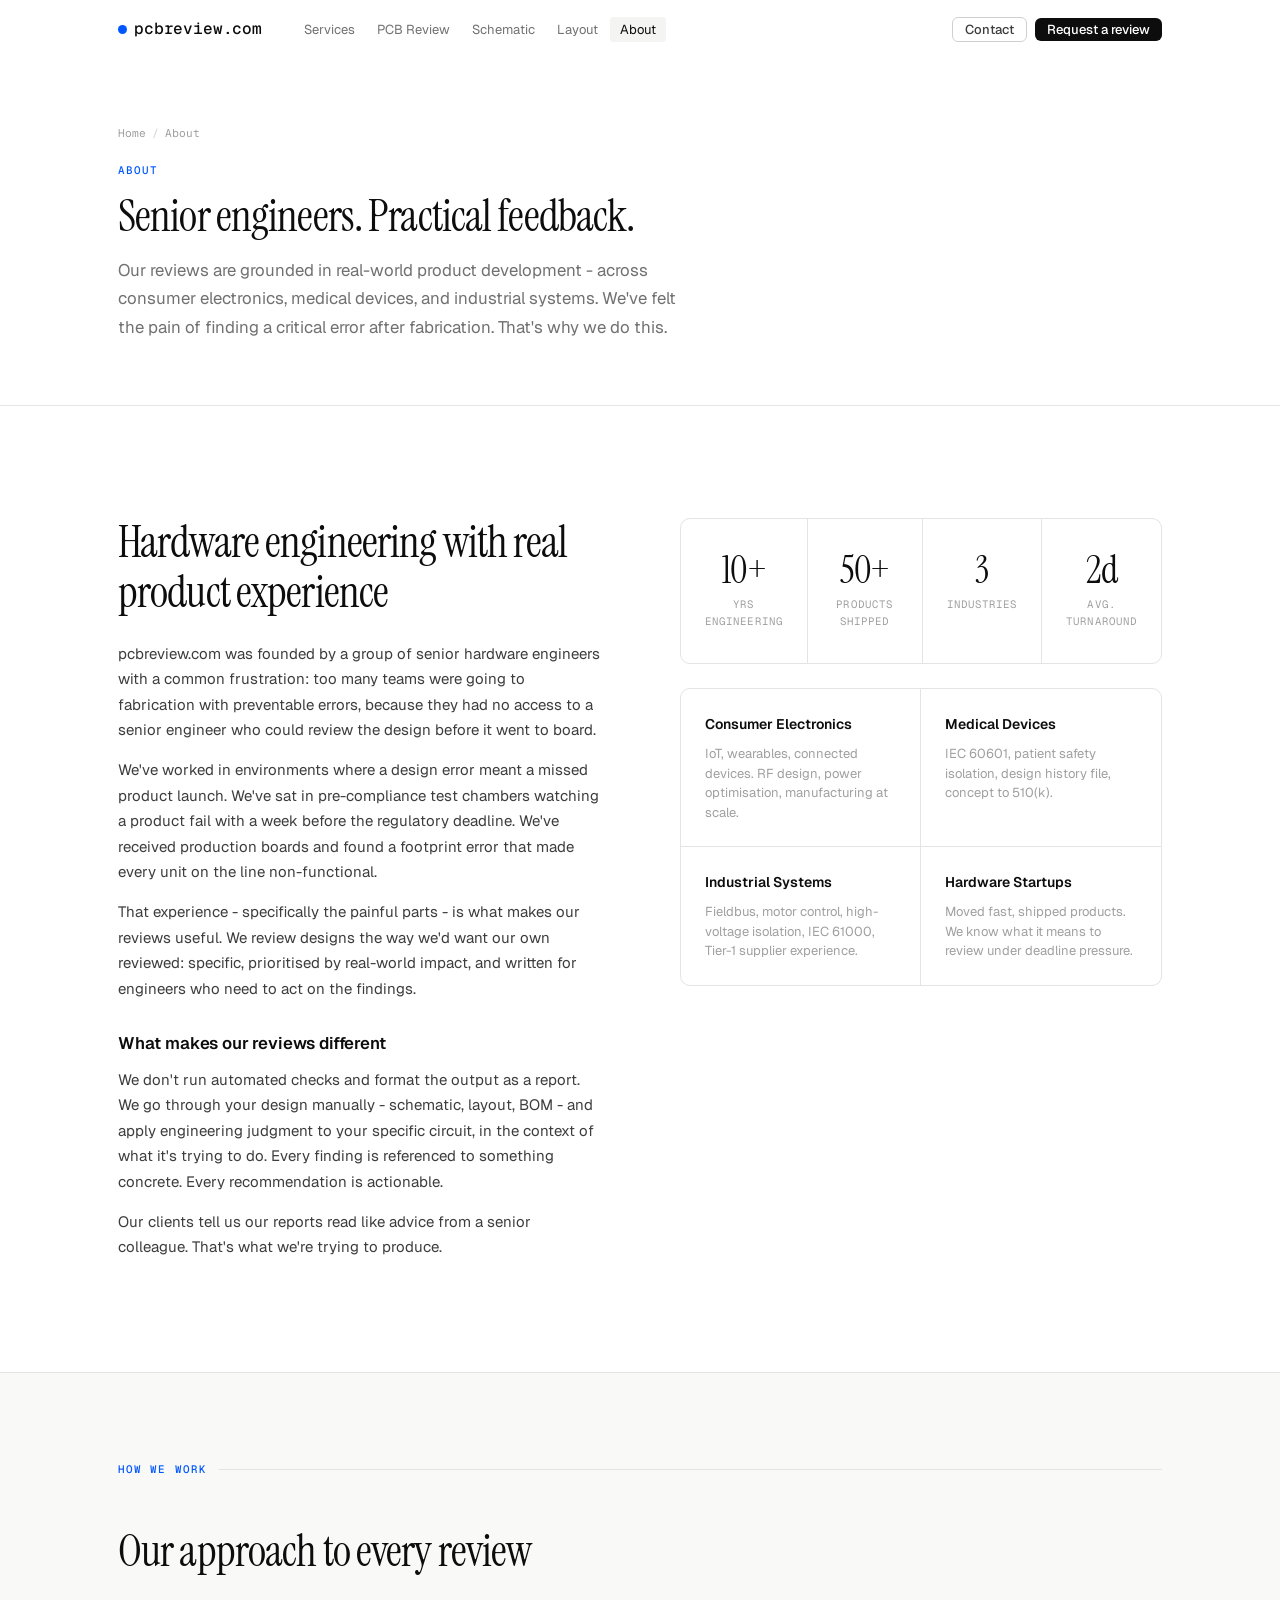
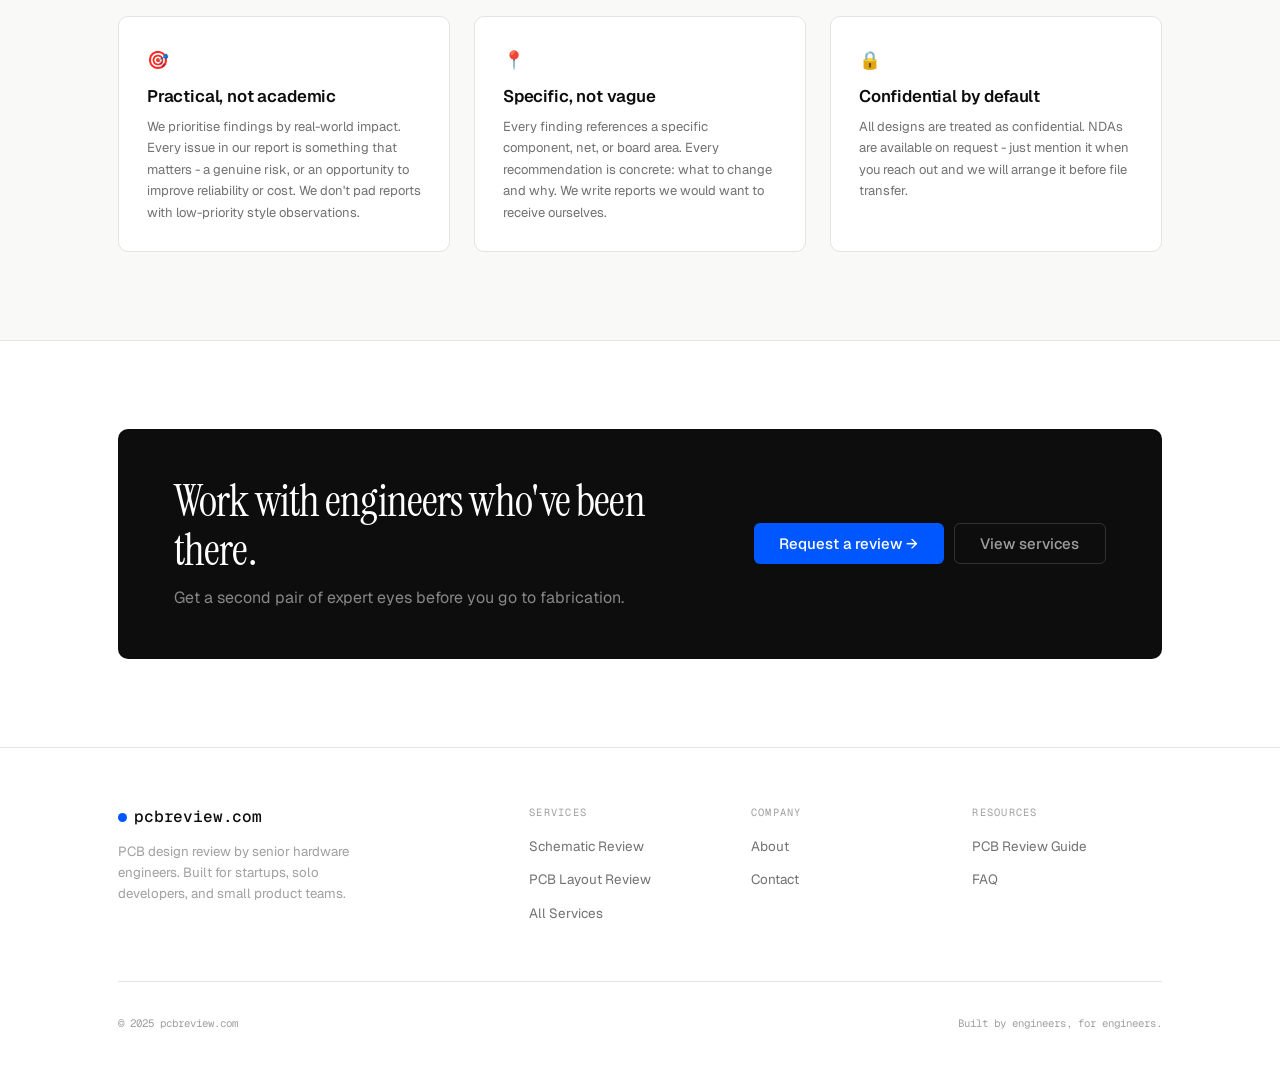
<file: about.html>
<!DOCTYPE html>
<html lang="en">
<head>
 <meta charset="UTF-8" />
 <meta name="viewport" content="width=device-width, initial-scale=1.0" />
 <title>About - Senior Hardware Engineers | pcbreview.com</title>
 <meta name="description" content="We are a small team of senior hardware engineers with backgrounds in consumer electronics, medical devices, and industrial systems. We review PCB designs the way we would want our own reviewed." />
 <link rel="canonical" href="https://www.pcbreview.com/about.html" />
 <link rel="stylesheet" href="style.css" />
</head>
<body>
<nav id="nav">
 <div class="nav-inner">
 <a href="index.html" class="nav-logo" style="font-size:1rem;gap:7px;"><span class="logo-dot" style="width:9px;height:9px;"></span>pcbreview.com</a>
 <ul class="nav-links">
 <li><a href="services.html">Services</a></li>
 <li><a href="pcb-review.html">PCB Review</a></li>
 <li><a href="schematic-review.html">Schematic</a></li>
 <li><a href="pcb-layout-review.html">Layout</a></li>
 <li><a href="about.html">About</a></li>
 </ul>
 <div class="nav-right">
 <a href="contact.html" class="btn btn-ghost" style="font-size:0.8125rem;padding:5px 12px;">Contact</a>
 <a href="contact.html" class="btn btn-primary" style="font-size:0.8125rem;padding:5px 12px;">Request a review</a>
 </div>
 <button class="nav-ham" id="ham" aria-label="Menu"><span></span><span></span><span></span></button>
 </div>
</nav>
<div class="nav-mobile" id="mobileNav">
 <a href="index.html">Home</a><a href="services.html">Services</a><a href="pcb-review.html">PCB Review</a>
 <a href="schematic-review.html">Schematic Review</a><a href="pcb-layout-review.html">Layout Review</a>
 <a href="about.html">About</a>
 <a href="contact.html" class="btn btn-primary" style="margin-top:4px;justify-content:center;">Request a review</a>
</div>

<div class="page-hdr">
 <div class="container">
 <div class="breadcrumb"><a href="index.html">Home</a><span class="sep">/</span>About</div>
 <div class="t-label">About</div>
 <h1 class="t-h2" style="margin-bottom:14px;">Senior engineers. Practical feedback.</h1>
 <p class="sub">Our reviews are grounded in real-world product development - across consumer electronics, medical devices, and industrial systems. We've felt the pain of finding a critical error after fabrication. That's why we do this.</p>
 </div>
</div>

<!-- WHO WE ARE -->
<section class="s-xl" style="border-bottom:1px solid var(--line);">
 <div class="container">
 <div style="display:grid;grid-template-columns:1fr 1fr;gap:5rem;align-items:start;">

 <div class="reveal">
 <h2 class="t-h2" style="margin-bottom:24px;">Hardware engineering with real product experience</h2>
 <p class="t-body">pcbreview.com was founded by a group of senior hardware engineers with a common frustration: too many teams were going to fabrication with preventable errors, because they had no access to a senior engineer who could review the design before it went to board.</p>
 <p class="t-body">We've worked in environments where a design error meant a missed product launch. We've sat in pre-compliance test chambers watching a product fail with a week before the regulatory deadline. We've received production boards and found a footprint error that made every unit on the line non-functional.</p>
 <p class="t-body">That experience - specifically the painful parts - is what makes our reviews useful. We review designs the way we'd want our own reviewed: specific, prioritised by real-world impact, and written for engineers who need to act on the findings.</p>

 <h3 class="t-h3" style="margin:32px 0 12px;">What makes our reviews different</h3>
 <p class="t-body">We don't run automated checks and format the output as a report. We go through your design manually - schematic, layout, BOM - and apply engineering judgment to your specific circuit, in the context of what it's trying to do. Every finding is referenced to something concrete. Every recommendation is actionable.</p>
 <p class="t-body">Our clients tell us our reports read like advice from a senior colleague. That's what we're trying to produce.</p>
 </div>

 <div class="reveal d2">
 <div class="stat-row" style="margin-bottom:1.5rem;">
 <div class="stat-cell"><div class="stat-num">10+</div><div class="stat-label">Yrs engineering</div></div>
 <div class="stat-cell"><div class="stat-num">50+</div><div class="stat-label">Products shipped</div></div>
 <div class="stat-cell"><div class="stat-num">3</div><div class="stat-label">Industries</div></div>
 <div class="stat-cell"><div class="stat-num">2d</div><div class="stat-label">Avg. turnaround</div></div>
 </div>

 <!-- Industry grid -->
 <div style="border:1px solid var(--line);border-radius:var(--r-lg);overflow:hidden;">
 <div style="display:grid;grid-template-columns:1fr 1fr;gap:0;">
 <div style="padding:1.5rem;border-right:1px solid var(--line);border-bottom:1px solid var(--line);">
 <div style="font-size:0.875rem;font-weight:600;color:var(--ink-1);margin-bottom:8px;">Consumer Electronics</div>
 <p style="font-size:0.8125rem;color:var(--ink-4);margin:0;line-height:1.5;">IoT, wearables, connected devices. RF design, power optimisation, manufacturing at scale.</p>
 </div>
 <div style="padding:1.5rem;border-bottom:1px solid var(--line);">
 <div style="font-size:0.875rem;font-weight:600;color:var(--ink-1);margin-bottom:8px;">Medical Devices</div>
 <p style="font-size:0.8125rem;color:var(--ink-4);margin:0;line-height:1.5;">IEC 60601, patient safety isolation, design history file, concept to 510(k).</p>
 </div>
 <div style="padding:1.5rem;border-right:1px solid var(--line);">
 <div style="font-size:0.875rem;font-weight:600;color:var(--ink-1);margin-bottom:8px;">Industrial Systems</div>
 <p style="font-size:0.8125rem;color:var(--ink-4);margin:0;line-height:1.5;">Fieldbus, motor control, high-voltage isolation, IEC 61000, Tier-1 supplier experience.</p>
 </div>
 <div style="padding:1.5rem;">
 <div style="font-size:0.875rem;font-weight:600;color:var(--ink-1);margin-bottom:8px;">Hardware Startups</div>
 <p style="font-size:0.8125rem;color:var(--ink-4);margin:0;line-height:1.5;">Moved fast, shipped products. We know what it means to review under deadline pressure.</p>
 </div>
 </div>
 </div>
 </div>
 </div>
 </div>
</section>

<!-- APPROACH -->
<section class="s-lg" style="background:var(--off-white);border-bottom:1px solid var(--line);">
 <div class="container">
 <div class="section-line reveal"><span class="t-label">How we work</span></div>
 <h2 class="t-h2 reveal" style="margin-bottom:40px;">Our approach to every review</h2>
 <div class="col-3 reveal">
 <div class="card">
 <div style="font-size:1.1rem;margin-bottom:12px;">🎯</div>
 <h3 class="t-h3" style="margin-bottom:8px;">Practical, not academic</h3>
 <p class="t-body-sm">We prioritise findings by real-world impact. Every issue in our report is something that matters - a genuine risk, or an opportunity to improve reliability or cost. We don't pad reports with low-priority style observations.</p>
 </div>
 <div class="card">
 <div style="font-size:1.1rem;margin-bottom:12px;">📍</div>
 <h3 class="t-h3" style="margin-bottom:8px;">Specific, not vague</h3>
 <p class="t-body-sm">Every finding references a specific component, net, or board area. Every recommendation is concrete: what to change and why. We write reports we would want to receive ourselves.</p>
 </div>
 <div class="card">
 <div style="font-size:1.1rem;margin-bottom:12px;">🔒</div>
 <h3 class="t-h3" style="margin-bottom:8px;">Confidential by default</h3>
 <p class="t-body-sm">All designs are treated as confidential. NDAs are available on request - just mention it when you reach out and we will arrange it before file transfer.</p>
 </div>
 </div>
 </div>
</section>

<!-- CTA -->
<section class="s-lg">
 <div class="container">
 <div class="cta-band reveal">
 <div>
 <h2 class="t-h2">Work with engineers who've been there.</h2>
 <p>Get a second pair of expert eyes before you go to fabrication.</p>
 </div>
 <div class="cta-band-btns">
 <a href="contact.html" class="btn btn-blue btn-lg">Request a review →</a>
 <a href="services.html" class="btn btn-ghost btn-lg" style="color:rgba(255,255,255,0.6);border-color:rgba(255,255,255,0.15);">View services</a>
 </div>
 </div>
 </div>
</section>

<footer id="footer">
 <div class="container">
 <div class="footer-grid">
 <div class="footer-brand"><a href="index.html" class="nav-logo" style="display:inline-flex;font-size:1rem;gap:7px;"><span class="logo-dot" style="width:9px;height:9px;"></span>pcbreview.com</a><p>PCB design review by senior hardware engineers. Built for startups, solo developers, and small product teams.</p></div>
 <div class="footer-col"><h5>Services</h5><ul><li><a href="schematic-review.html">Schematic Review</a></li><li><a href="pcb-layout-review.html">PCB Layout Review</a></li><li><a href="services.html">All Services</a></li></ul></div>
 <div class="footer-col"><h5>Company</h5><ul><li><a href="about.html">About</a></li><li><a href="contact.html">Contact</a></li></ul></div>
 <div class="footer-col"><h5>Resources</h5><ul><li><a href="pcb-review.html">PCB Review Guide</a></li><li><a href="pcb-review.html#faq">FAQ</a></li></ul></div>
 </div>
 <div class="footer-bottom"><p>© 2025 pcbreview.com</p><p>Built by engineers, for engineers.</p></div>
 </div>
</footer>
<script src="main.js"></script>
</body>
</html>
</file>
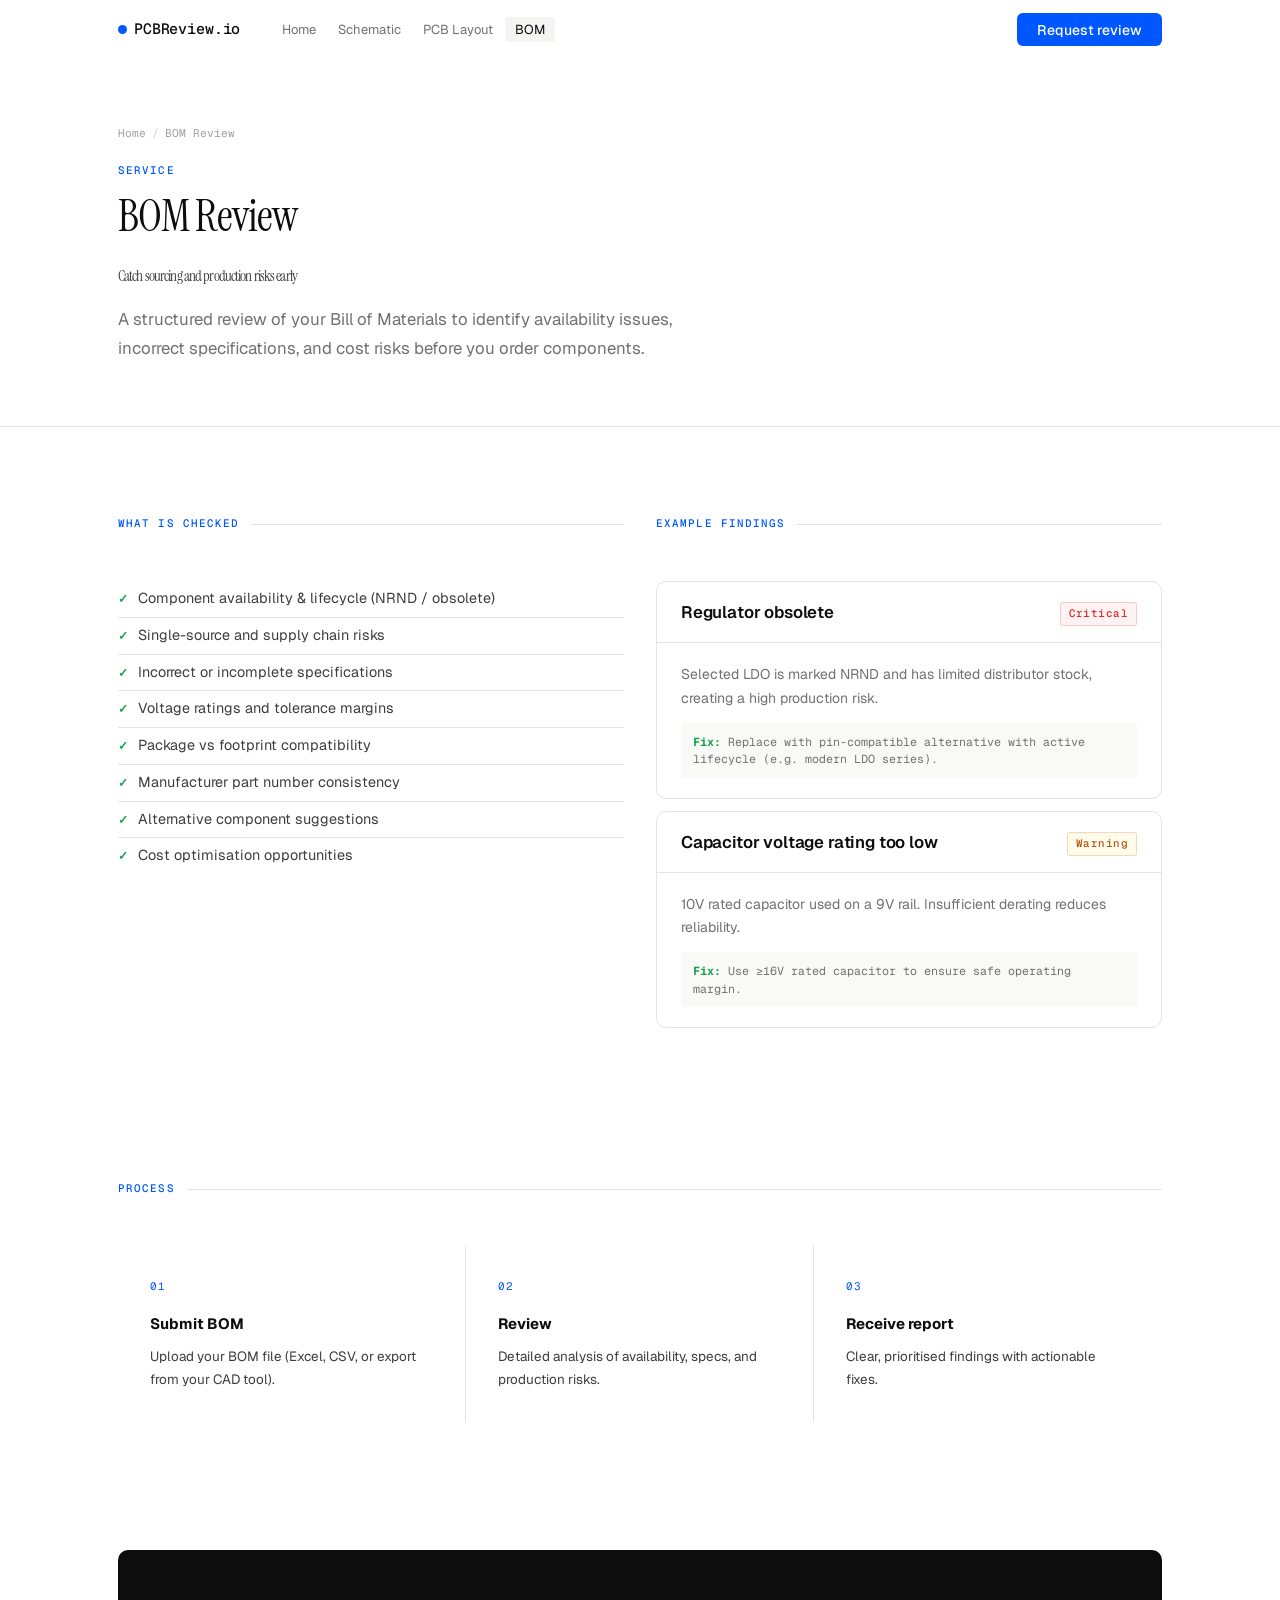
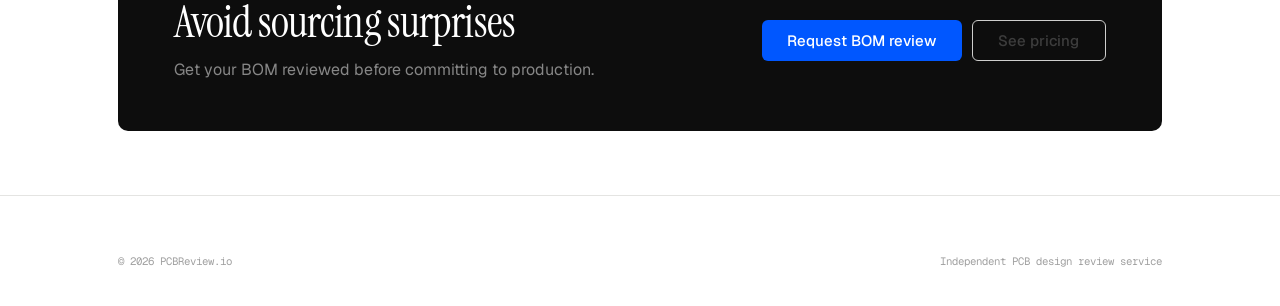
<file: bom-review.html>
<!DOCTYPE html>
<html lang="en">
<head>
  <meta charset="UTF-8" />
  <meta name="viewport" content="width=device-width, initial-scale=1.0" />

  <title>BOM Review | PCBReview.io</title>
  <meta name="description" content="Professional BOM review service. Identify sourcing risks, incorrect components, and cost optimisations before production." />

  <link rel="stylesheet" href="style.css" />
</head>

<body>

<!-- NAV -->
<header id="nav">
  <div class="nav-inner">
    <div class="nav-logo">
      <span class="logo-dot"></span>
      PCBReview.io
    </div>

    <ul class="nav-links">
      <li><a href="/">Home</a></li>
      <li><a href="/schematic-review.html">Schematic</a></li>
      <li><a href="/pcb-review.html">PCB Layout</a></li>
      <li><a href="/bom-review.html" class="active">BOM</a></li>
    </ul>

    <div class="nav-right">
      <a href="/#contact" class="btn btn-blue">Request review</a>
    </div>
  </div>
</header>

<!-- PAGE HEADER -->
<section class="page-hdr">
  <div class="container">

    <div class="breadcrumb">
      <a href="/">Home</a>
      <span class="sep">/</span>
      <span>BOM Review</span>
    </div>

    <div class="t-label">Service</div>

    <h1 class="t-h2">
      BOM Review<br>
      <span class="t-body">Catch sourcing and production risks early</span>
    </h1>

    <p class="sub">
      A structured review of your Bill of Materials to identify availability issues, incorrect specifications, and cost risks before you order components.
    </p>

  </div>
</section>

<!-- CONTENT -->
<section class="s-lg">
  <div class="container">

    <div class="col-2">

      <!-- LEFT: WHAT IS CHECKED -->
      <div>

        <div class="section-line">
          <span class="t-label">What is checked</span>
        </div>

        <ul class="checklist">
          <li>Component availability & lifecycle (NRND / obsolete)</li>
          <li>Single-source and supply chain risks</li>
          <li>Incorrect or incomplete specifications</li>
          <li>Voltage ratings and tolerance margins</li>
          <li>Package vs footprint compatibility</li>
          <li>Manufacturer part number consistency</li>
          <li>Alternative component suggestions</li>
          <li>Cost optimisation opportunities</li>
        </ul>

      </div>

      <!-- RIGHT: EXAMPLES -->
      <div>

        <div class="section-line">
          <span class="t-label">Example findings</span>
        </div>

        <!-- FINDING 1 -->
        <div class="finding-card">

          <div class="finding-head">
            <div class="t-h3">Regulator obsolete</div>
            <span class="tag tag-red">Critical</span>
          </div>

          <div class="finding-body">
            <p>
              Selected LDO is marked NRND and has limited distributor stock, creating a high production risk.
            </p>

            <div class="finding-fix">
              <strong>Fix:</strong> Replace with pin-compatible alternative with active lifecycle (e.g. modern LDO series).
            </div>
          </div>

        </div>

        <!-- SPACING -->
        <div style="height:12px;"></div>

        <!-- FINDING 2 -->
        <div class="finding-card">

          <div class="finding-head">
            <div class="t-h3">Capacitor voltage rating too low</div>
            <span class="tag tag-amber">Warning</span>
          </div>

          <div class="finding-body">
            <p>
              10V rated capacitor used on a 9V rail. Insufficient derating reduces reliability.
            </p>

            <div class="finding-fix">
              <strong>Fix:</strong> Use ≥16V rated capacitor to ensure safe operating margin.
            </div>
          </div>

        </div>

      </div>

    </div>

  </div>
</section>

<!-- PROCESS -->
<section class="s-md">
  <div class="container">

    <div class="section-line">
      <span class="t-label">Process</span>
    </div>

    <div class="steps-grid">

      <div class="step-item">
        <span class="step-num">01</span>
        <h3>Submit BOM</h3>
        <p>Upload your BOM file (Excel, CSV, or export from your CAD tool).</p>
      </div>

      <div class="step-item">
        <span class="step-num">02</span>
        <h3>Review</h3>
        <p>Detailed analysis of availability, specs, and production risks.</p>
      </div>

      <div class="step-item">
        <span class="step-num">03</span>
        <h3>Receive report</h3>
        <p>Clear, prioritised findings with actionable fixes.</p>
      </div>

    </div>

  </div>
</section>

<!-- CTA -->
<section class="s-md">
  <div class="container">

    <div class="cta-band">

      <div>
        <h2 class="t-h2">Avoid sourcing surprises</h2>
        <p>Get your BOM reviewed before committing to production.</p>
      </div>

      <div class="cta-band-btns">
        <a href="/#contact" class="btn btn-blue btn-lg">Request BOM review</a>
        <a href="/#pricing" class="btn btn-ghost btn-lg">See pricing</a>
      </div>

    </div>

  </div>
</section>

<!-- FOOTER -->
<footer id="footer">
  <div class="container">

    <div class="footer-bottom">
      <p>© 2026 PCBReview.io</p>
      <p>Independent PCB design review service</p>
    </div>

  </div>
</footer>

</body>
</html>
</file>
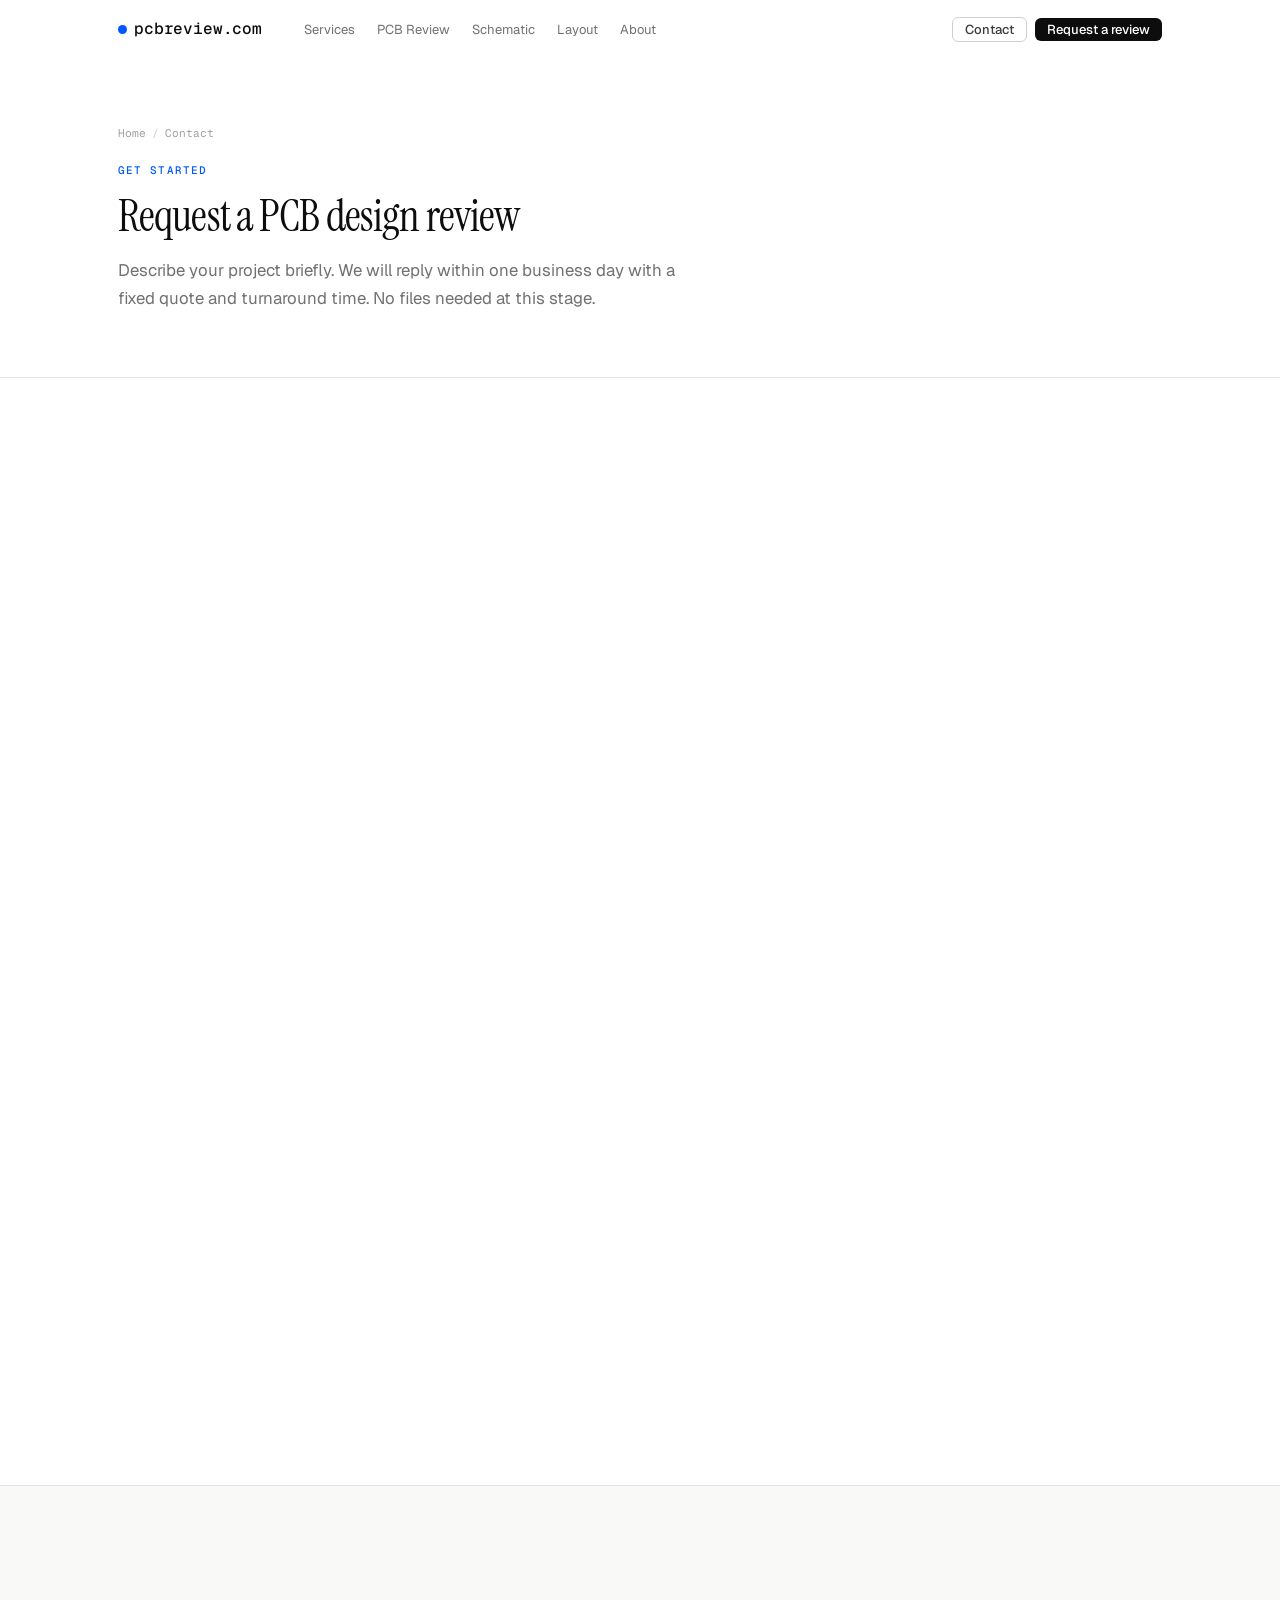
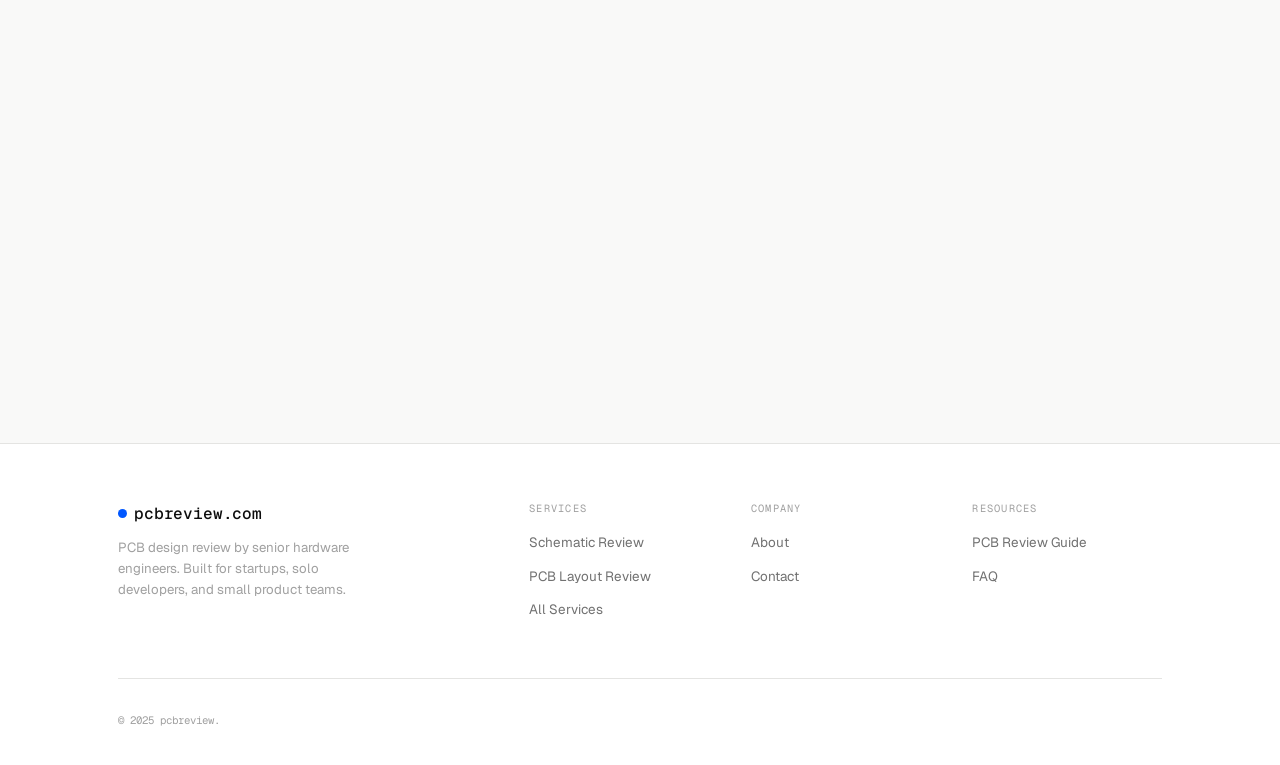
<file: contact.html>
<!DOCTYPE html>
<html lang="en">
<head>
 <meta charset="UTF-8" />
 <meta name="viewport" content="width=device-width, initial-scale=1.0" />
 <title>Request a PCB Design Review | pcbreview.com</title>
 <meta name="description" content="Request a PCB design review. Tell us about your project and we will get back to you within one business day with a fixed quote. No files needed at this stage." />
 <link rel="canonical" href="https://www.pcbreview.com/contact.html" />
 <link rel="stylesheet" href="style.css" />
</head>
<body>
<nav id="nav">
 <div class="nav-inner">
 <a href="index.html" class="nav-logo" style="font-size:1rem;gap:7px;"><span class="logo-dot" style="width:9px;height:9px;"></span>pcbreview.com</a>
 <ul class="nav-links">
 <li><a href="services.html">Services</a></li>
 <li><a href="pcb-review.html">PCB Review</a></li>
 <li><a href="schematic-review.html">Schematic</a></li>
 <li><a href="pcb-layout-review.html">Layout</a></li>
 <li><a href="about.html">About</a></li>
 </ul>
 <div class="nav-right">
 <a href="contact.html" class="btn btn-ghost" style="font-size:0.8125rem;padding:5px 12px;">Contact</a>
 <a href="contact.html" class="btn btn-primary" style="font-size:0.8125rem;padding:5px 12px;">Request a review</a>
 </div>
 <button class="nav-ham" id="ham" aria-label="Menu"><span></span><span></span><span></span></button>
 </div>
</nav>
<div class="nav-mobile" id="mobileNav">
 <a href="index.html">Home</a><a href="services.html">Services</a><a href="pcb-review.html">PCB Review</a>
 <a href="schematic-review.html">Schematic Review</a><a href="pcb-layout-review.html">Layout Review</a>
 <a href="about.html">About</a>
 <a href="contact.html" class="btn btn-primary" style="margin-top:4px;justify-content:center;">Request a review</a>
</div>

<div class="page-hdr">
 <div class="container">
 <div class="breadcrumb"><a href="index.html">Home</a><span class="sep">/</span>Contact</div>
 <div class="t-label">Get started</div>
 <h1 class="t-h2" style="margin-bottom:14px;">Request a PCB design review</h1>
 <p class="sub">Describe your project briefly. We will reply within one business day with a fixed quote and turnaround time. No files needed at this stage.</p>
 </div>
</div>

<section class="s-xl" style="border-bottom:1px solid var(--line);">
 <div class="container">
 <div style="display:grid;grid-template-columns:5fr 7fr;gap:5rem;align-items:start;">

 <!-- Info column -->
 <div class="reveal">

 <!-- Process -->
 <div style="margin-bottom:3rem;">
 <div class="t-label" style="margin-bottom:20px;">How it works</div>
 <div style="display:flex;flex-direction:column;gap:0;">
 <div style="display:flex;gap:1rem;align-items:flex-start;padding:0 0 24px;">
 <div style="width:28px;height:28px;border-radius:50%;background:var(--ink-1);display:flex;align-items:center;justify-content:center;flex-shrink:0;font-family:var(--mono);font-size:0.68rem;color:#fff;font-weight:500;">01</div>
 <div>
 <div style="font-size:0.9rem;font-weight:500;color:var(--ink-1);margin-bottom:4px;">Fill in the form</div>
 <p style="font-size:0.84rem;margin:0;">Tell us about your design, what you need reviewed, and any specific concerns.</p>
 </div>
 </div>
 <div style="display:flex;gap:1rem;align-items:flex-start;padding:0 0 24px;">
 <div style="width:28px;height:28px;border-radius:50%;background:var(--ink-1);display:flex;align-items:center;justify-content:center;flex-shrink:0;font-family:var(--mono);font-size:0.68rem;color:#fff;font-weight:500;">02</div>
 <div>
 <div style="font-size:0.9rem;font-weight:500;color:var(--ink-1);margin-bottom:4px;">We reply within 1 business day</div>
 <p style="font-size:0.84rem;margin:0;">We'll confirm the scope, turnaround time, and price based on your design's complexity.</p>
 </div>
 </div>
 <div style="display:flex;gap:1rem;align-items:flex-start;padding:0 0 24px;">
 <div style="width:28px;height:28px;border-radius:50%;background:var(--ink-1);display:flex;align-items:center;justify-content:center;flex-shrink:0;font-family:var(--mono);font-size:0.68rem;color:#fff;font-weight:500;">03</div>
 <div>
 <div style="font-size:0.9rem;font-weight:500;color:var(--ink-1);margin-bottom:4px;">Share your design files</div>
 <p style="font-size:0.84rem;margin:0;">We'll send a secure link after confirming the project. NDA available on request.</p>
 </div>
 </div>
 <div style="display:flex;gap:1rem;align-items:flex-start;">
 <div style="width:28px;height:28px;border-radius:50%;background:var(--blue);display:flex;align-items:center;justify-content:center;flex-shrink:0;font-family:var(--mono);font-size:0.68rem;color:#fff;font-weight:500;">04</div>
 <div>
 <div style="font-size:0.9rem;font-weight:500;color:var(--ink-1);margin-bottom:4px;">Receive your report</div>
 <p style="font-size:0.84rem;margin:0;">A structured PDF with severity-rated findings, specific component or net references, and concrete fix recommendations. Returned in 2 to 3 business days.</p>
 </div>
 </div>
 </div>
 </div>

 <div class="hr" style="margin-bottom:2rem;"></div>

 <!-- Details -->
 <div style="display:flex;flex-direction:column;gap:14px;margin-bottom:2.5rem;">
 <div style="display:flex;align-items:center;gap:10px;">
 <div style="width:32px;height:32px;background:var(--off-white);border:1px solid var(--line);border-radius:var(--r-md);display:flex;align-items:center;justify-content:center;flex-shrink:0;font-size:0.9rem;">📧</div>
 <span style="font-size:0.875rem;color:var(--ink-3);"><a href="/cdn-cgi/l/email-protection" class="__cf_email__" data-cfemail="bed6dbd2d2d1fecedddcccdbc8d7dbc990d7d1">[email&#160;protected]</a></span>
 </div>
 <div style="display:flex;align-items:center;gap:10px;">
 <div style="width:32px;height:32px;background:var(--off-white);border:1px solid var(--line);border-radius:var(--r-md);display:flex;align-items:center;justify-content:center;flex-shrink:0;font-size:0.9rem;">⏱</div>
 <span style="font-size:0.875rem;color:var(--ink-3);">Turnaround: 2–3 business days standard</span>
 </div>
 <div style="display:flex;align-items:center;gap:10px;">
 <div style="width:32px;height:32px;background:var(--off-white);border:1px solid var(--line);border-radius:var(--r-md);display:flex;align-items:center;justify-content:center;flex-shrink:0;font-size:0.9rem;">🔒</div>
 <span style="font-size:0.875rem;color:var(--ink-3);">All designs treated as confidential. NDA on request.</span>
 </div>
 <div style="display:flex;align-items:center;gap:10px;">
 <div style="width:32px;height:32px;background:var(--off-white);border:1px solid var(--line);border-radius:var(--r-md);display:flex;align-items:center;justify-content:center;flex-shrink:0;font-size:0.9rem;">🌍</div>
 <span style="font-size:0.875rem;color:var(--ink-3);">Serving clients worldwide</span>
 </div>
 </div>

 <!-- File formats -->
 <div class="card-flat">
 <div class="t-label" style="margin-bottom:10px;">File formats accepted</div>
 <div style="display:flex;flex-wrap:wrap;gap:4px;">
 <span class="tag tag-grey">KiCad</span><span class="tag tag-grey">Altium</span>
 <span class="tag tag-grey">Eagle</span><span class="tag tag-grey">OrCAD</span>
 <span class="tag tag-grey">EasyEDA</span><span class="tag tag-grey">Gerbers</span>
 <span class="tag tag-grey">PDF Schematic</span><span class="tag tag-grey">Excel BOM</span>
 <span class="tag tag-grey">CSV BOM</span>
 </div>
 </div>
 </div>

 <!-- Form column -->
 <div class="reveal d2">
 <div style="border:1px solid var(--line);border-radius:var(--r-lg);padding:2.5rem;background:var(--white);">

 <form id="contactForm" novalidate>
 <div class="form-row">
 <div class="form-field">
 <label for="name">Name *</label>
 <input type="text" id="name" name="name" placeholder="Your name" required />
 </div>
 <div class="form-field">
 <label for="email">Email *</label>
 <input type="email" id="email" name="email" placeholder="you@company.com" required />
 </div>
 </div>

 <div class="form-row">
 <div class="form-field">
 <label for="company">Company</label>
 <input type="text" id="company" name="company" placeholder="Optional" />
 </div>
 <div class="form-field">
 <label for="review-type">Review type</label>
 <select id="review-type" name="review-type">
 <option value="">Select…</option>
 <option>Schematic Review</option>
 <option>PCB Layout Review</option>
 <option>BOM Review</option>
 <option>Standard (Schematic + Layout + BOM)</option>
 <option>Advanced Review</option>
 <option>Not sure - please advise</option>
 </select>
 </div>
 </div>

 <div class="form-field">
 <label for="design-stage">Design stage</label>
 <select id="design-stage" name="design-stage">
 <option value="">Where is your design right now?</option>
 <option>Schematic complete, pre-layout</option>
 <option>Layout complete, pre-fabrication</option>
 <option>Prototype built - issues found</option>
 <option>Pre-production review</option>
 </select>
 </div>

 <div class="form-field">
 <label for="message">Project description *</label>
 <textarea id="message" name="message" placeholder="What does the board do? Layer count, approximate size, and any specific areas of concern. No need to share files yet - just give us enough to understand the project." required></textarea>
 </div>

 <button type="submit" class="btn btn-blue btn-lg" style="width:100%;justify-content:center;">
 Send request →
 </button>

 <p style="font-size:0.75rem;color:var(--ink-4);text-align:center;margin-top:12px;">
 We'll respond within one business day. All designs are treated as confidential.
 </p>
 </form>

 <div id="formSuccess" style="text-align:center;padding:2rem 0;">
 <div class="success-check">✓</div>
 <h3 style="font-size:1.1rem;margin-bottom:8px;">Request received</h3>
 <p style="font-size:0.9rem;color:var(--ink-3);">We will get back to you within one business day with a fixed quote and turnaround estimate.</p>
 <a href="index.html" class="btn btn-ghost" style="margin-top:1.5rem;">Back to home</a>
 </div>

 </div>
 </div>

 </div>
 </div>
</section>

<!-- MINI FAQ -->
<section class="s-lg" style="background:var(--off-white);">
 <div class="container" style="max-width:680px;">
 <div class="section-line reveal"><span class="t-label">Before you send</span></div>
 <div class="faq-list reveal">
 <div class="faq-item">
 <div class="faq-q"><span class="q-text">Do I need to share files before getting a quote?</span><span class="faq-toggle">+</span></div>
 <div class="faq-a">No. Describe your project briefly in the form and we will give you a fixed quote based on that. We confirm the final price once we have seen the files, but there are no surprises.</div>
 </div>
 <div class="faq-item">
 <div class="faq-q"><span class="q-text">How do I share files securely?</span><span class="faq-toggle">+</span></div>
 <div class="faq-a">After your initial enquiry we'll provide a secure transfer link. If you require an NDA before sharing, we can arrange that first - just mention it in your message.</div>
 </div>
 <div class="faq-item">
 <div class="faq-q"><span class="q-text">Can I request rush turnaround?</span><span class="faq-toggle">+</span></div>
 <div class="faq-a">Yes. Rush turnaround is available for smaller designs. Mention your deadline in the form and we will let you know if it is feasible.</div>
 </div>
 <div class="faq-item">
 <div class="faq-q"><span class="q-text">What information helps you give an accurate quote?</span><span class="faq-toggle">+</span></div>
 <div class="faq-a">What the board does, layer count, approximate size, and what type of review you need. Any specific concerns are helpful too. The more context you give, the more accurate our quote will be.</div>
 </div>
 </div>
 <div style="margin-top:2rem;text-align:center;" class="reveal">
 <a href="pcb-review.html#faq" class="btn btn-ghost">Full FAQ →</a>
 </div>
 </div>
</section>

<footer id="footer">
 <div class="container">
 <div class="footer-grid">
 <div class="footer-brand"><a href="index.html" class="nav-logo" style="display:inline-flex;font-size:1rem;gap:7px;"><span class="logo-dot" style="width:9px;height:9px;"></span>pcbreview.com</a><p>PCB design review by senior hardware engineers. Built for startups, solo developers, and small product teams.</p></div>
 <div class="footer-col"><h5>Services</h5><ul><li><a href="schematic-review.html">Schematic Review</a></li><li><a href="pcb-layout-review.html">PCB Layout Review</a></li><li><a href="services.html">All Services</a></li></ul></div>
 <div class="footer-col"><h5>Company</h5><ul><li><a href="about.html">About</a></li><li><a href="contact.html">Contact</a></li></ul></div>
 <div class="footer-col"><h5>Resources</h5><ul><li><a href="pcb-review.html">PCB Review Guide</a></li><li><a href="pcb-review.html#faq">FAQ</a></li></ul></div>
 </div>
 <div class="footer-bottom"><p>© 2025 pcbreview.
</file>
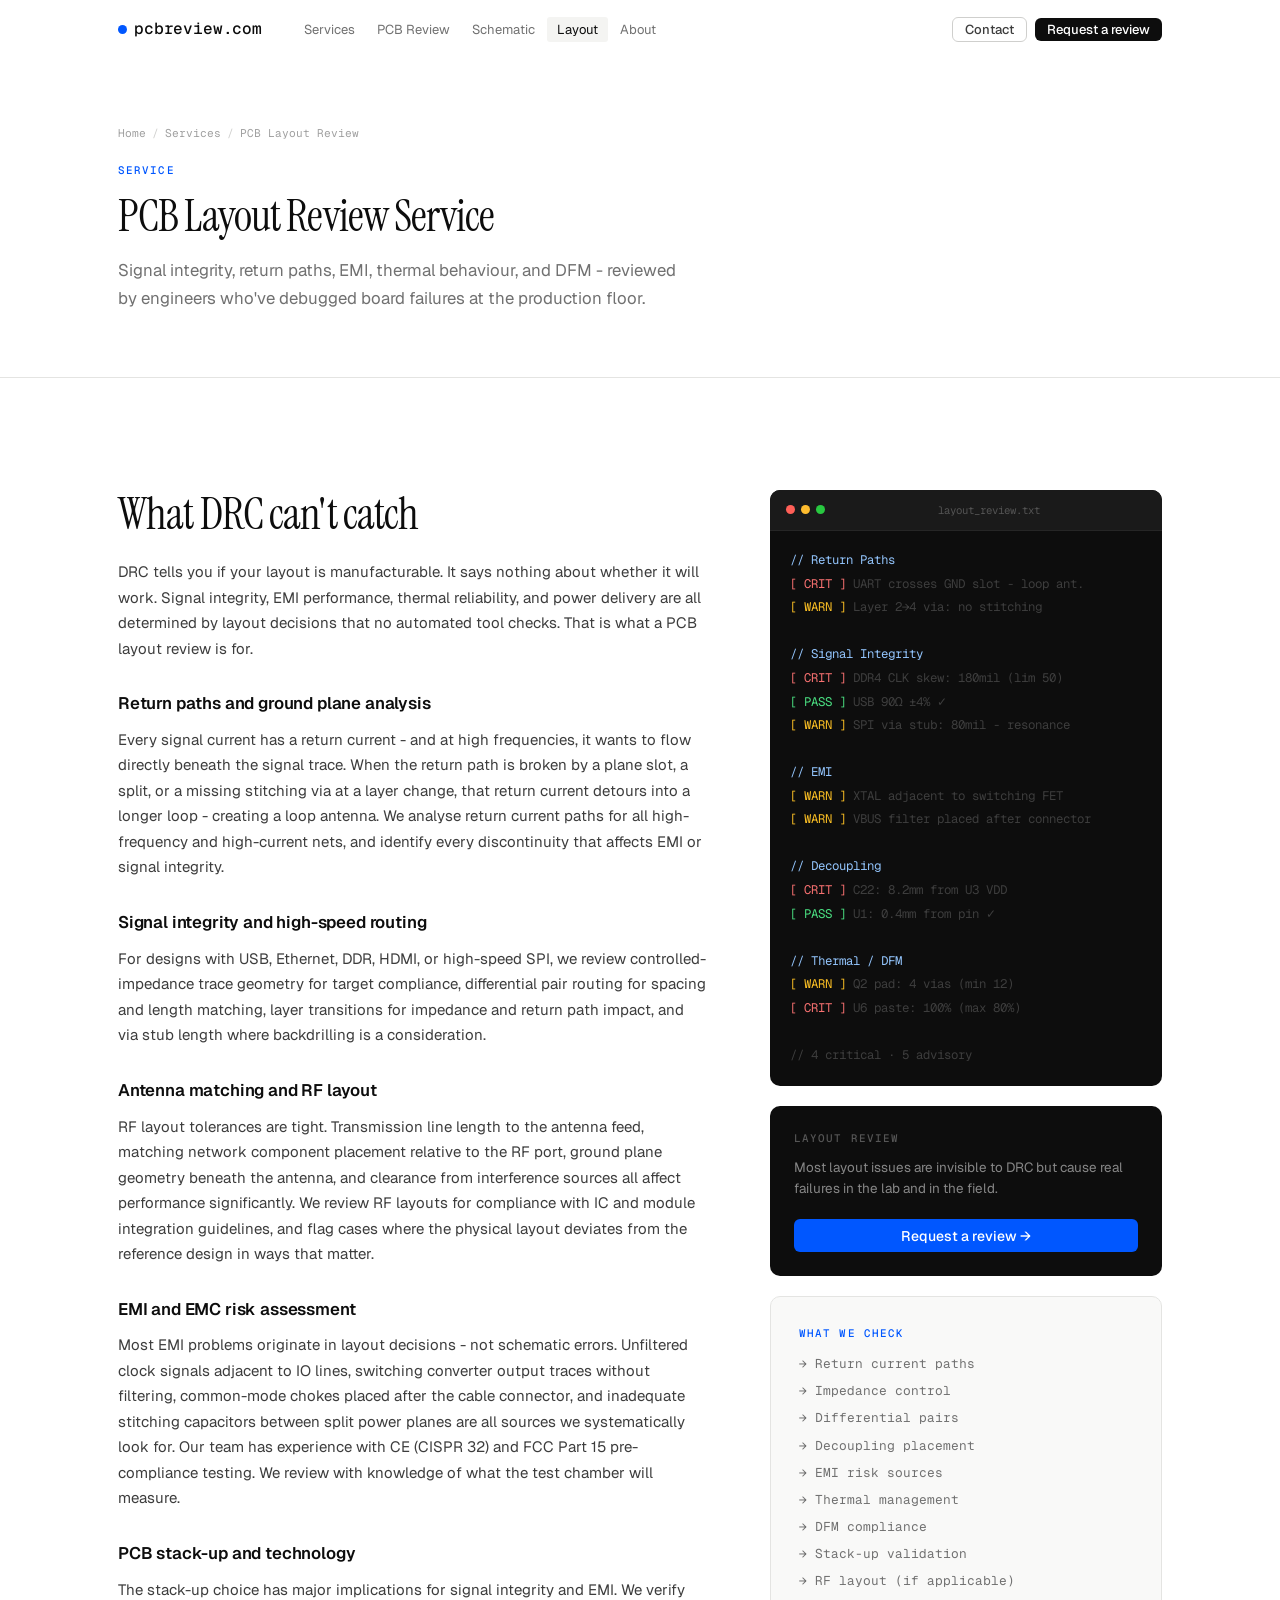
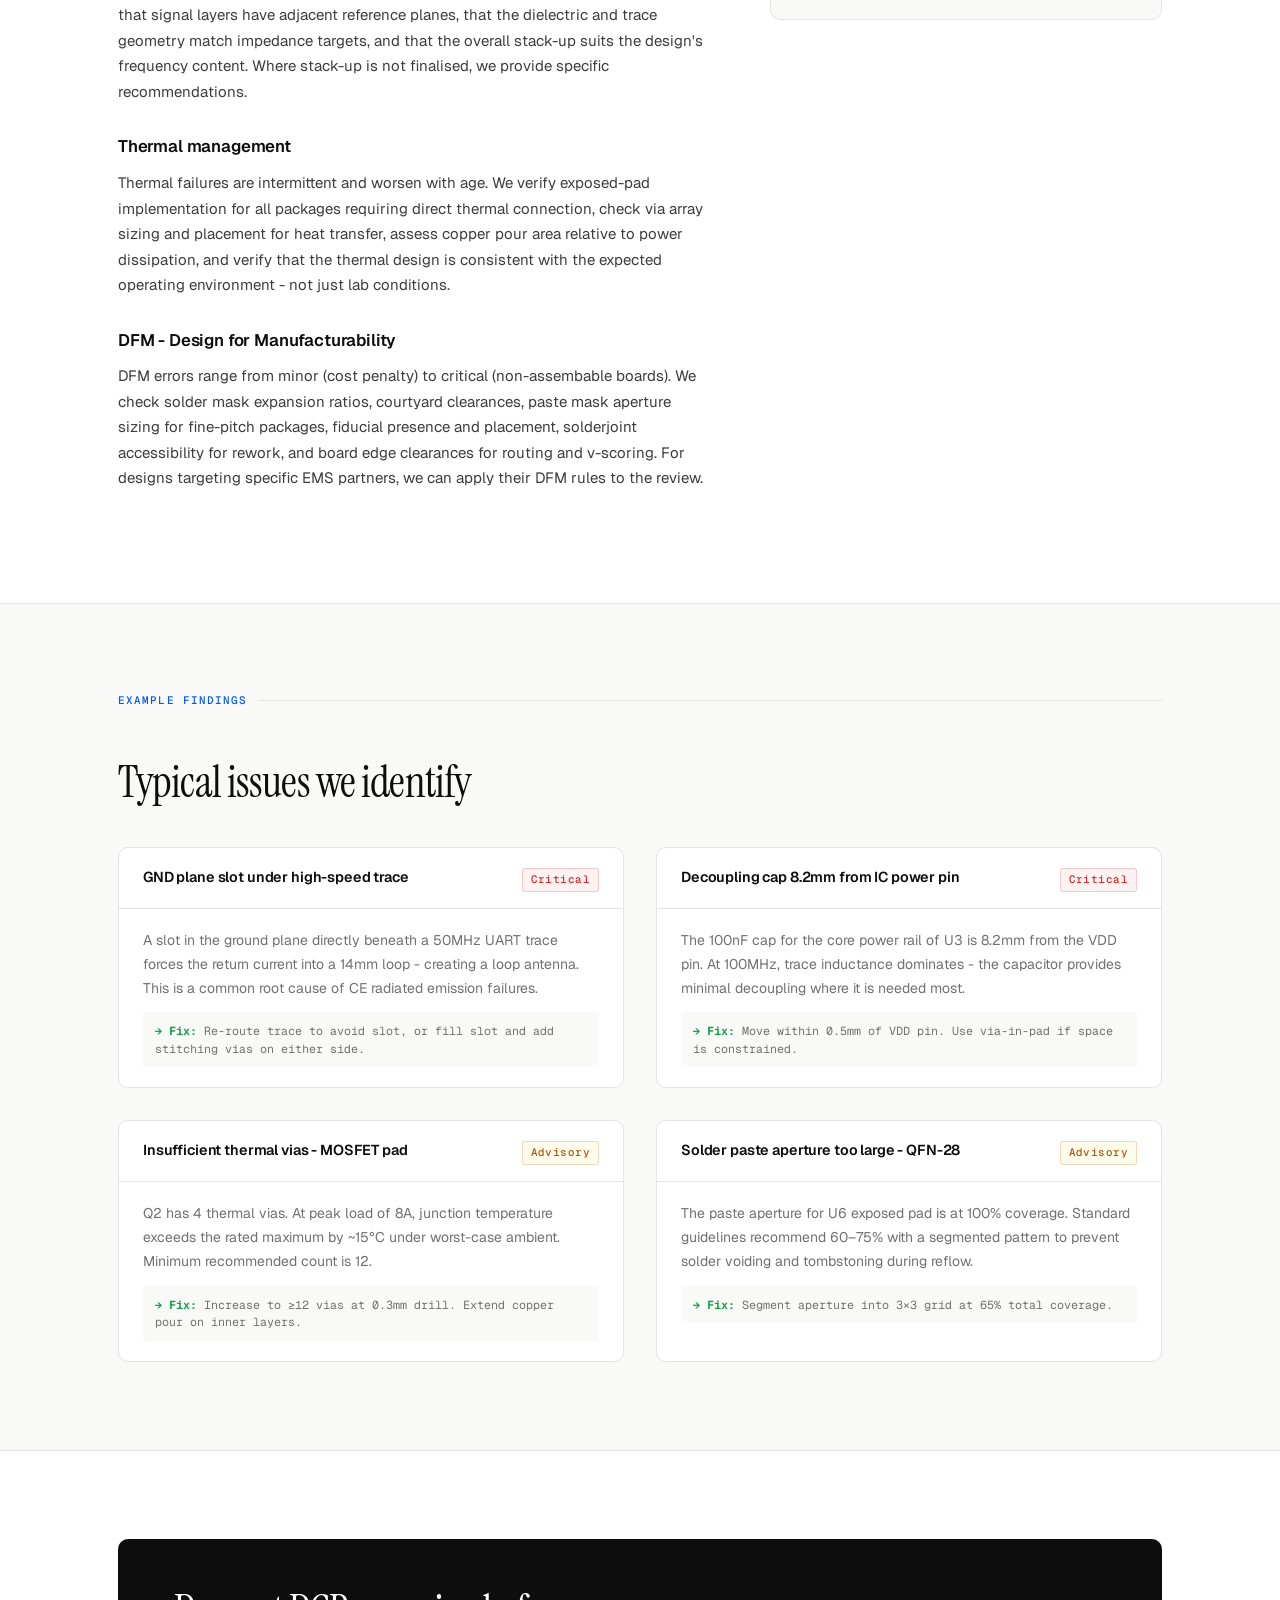
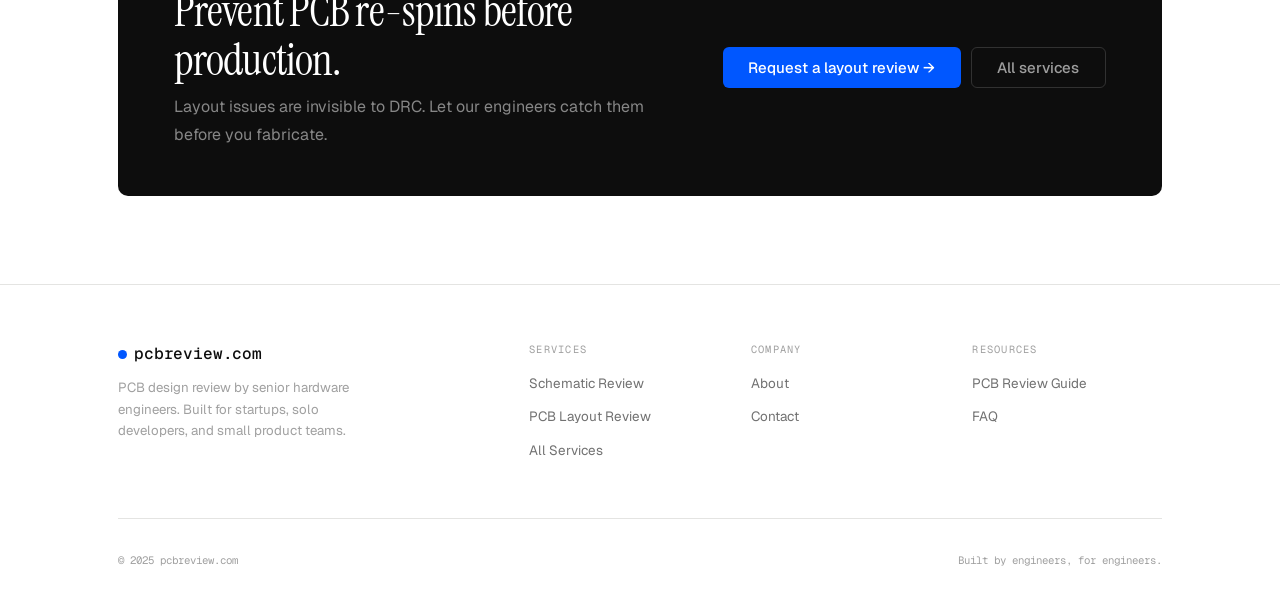
<file: pcb-layout-review.html>
<!DOCTYPE html>
<html lang="en">
<head>
 <meta charset="UTF-8" />
 <meta name="viewport" content="width=device-width, initial-scale=1.0" />
 <title>PCB Layout Review Service - Signal Integrity, EMI & DFM | pcbreview.com</title>
 <meta name="description" content="Professional PCB layout review. We check return current paths, signal integrity, EMI risks, thermal management, and DFM compliance before you fabricate." />
 <link rel="canonical" href="https://www.pcbreview.com/pcb-layout-review.html" />
 <link rel="stylesheet" href="style.css" />
</head>
<body>
<nav id="nav">
 <div class="nav-inner">
 <a href="index.html" class="nav-logo" style="font-size:1rem;gap:7px;"><span class="logo-dot" style="width:9px;height:9px;"></span>pcbreview.com</a>
 <ul class="nav-links">
 <li><a href="services.html">Services</a></li>
 <li><a href="pcb-review.html">PCB Review</a></li>
 <li><a href="schematic-review.html">Schematic</a></li>
 <li><a href="pcb-layout-review.html">Layout</a></li>
 <li><a href="about.html">About</a></li>
 </ul>
 <div class="nav-right">
 <a href="contact.html" class="btn btn-ghost" style="font-size:0.8125rem;padding:5px 12px;">Contact</a>
 <a href="contact.html" class="btn btn-primary" style="font-size:0.8125rem;padding:5px 12px;">Request a review</a>
 </div>
 <button class="nav-ham" id="ham" aria-label="Menu"><span></span><span></span><span></span></button>
 </div>
</nav>
<div class="nav-mobile" id="mobileNav">
 <a href="index.html">Home</a><a href="services.html">Services</a><a href="pcb-review.html">PCB Review</a>
 <a href="schematic-review.html">Schematic Review</a><a href="pcb-layout-review.html">Layout Review</a>
 <a href="about.html">About</a>
 <a href="contact.html" class="btn btn-primary" style="margin-top:4px;justify-content:center;">Request a review</a>
</div>

<div class="page-hdr">
 <div class="container">
 <div class="breadcrumb"><a href="index.html">Home</a><span class="sep">/</span><a href="services.html">Services</a><span class="sep">/</span>PCB Layout Review</div>
 <div class="t-label">Service</div>
 <h1 class="t-h2" style="margin-bottom:14px;">PCB Layout Review Service</h1>
 <p class="sub">Signal integrity, return paths, EMI, thermal behaviour, and DFM - reviewed by engineers who've debugged board failures at the production floor.</p>
 </div>
</div>

<section class="s-xl" style="border-bottom:1px solid var(--line);">
 <div class="container">
 <div style="display:grid;grid-template-columns:3fr 2fr;gap:4rem;align-items:start;">

 <article>
 <div class="reveal">
 <h2 class="t-h2" style="margin-bottom:20px;">What DRC can't catch</h2>
 <p class="t-body">DRC tells you if your layout is manufacturable. It says nothing about whether it will work. Signal integrity, EMI performance, thermal reliability, and power delivery are all determined by layout decisions that no automated tool checks. That is what a PCB layout review is for.</p>

 <h3 class="t-h3" style="margin:32px 0 12px;">Return paths and ground plane analysis</h3>
 <p class="t-body">Every signal current has a return current - and at high frequencies, it wants to flow directly beneath the signal trace. When the return path is broken by a plane slot, a split, or a missing stitching via at a layer change, that return current detours into a longer loop - creating a loop antenna. We analyse return current paths for all high-frequency and high-current nets, and identify every discontinuity that affects EMI or signal integrity.</p>

 <h3 class="t-h3" style="margin:32px 0 12px;">Signal integrity and high-speed routing</h3>
 <p class="t-body">For designs with USB, Ethernet, DDR, HDMI, or high-speed SPI, we review controlled-impedance trace geometry for target compliance, differential pair routing for spacing and length matching, layer transitions for impedance and return path impact, and via stub length where backdrilling is a consideration.</p>

 <h3 class="t-h3" style="margin:32px 0 12px;">Antenna matching and RF layout</h3>
 <p class="t-body">RF layout tolerances are tight. Transmission line length to the antenna feed, matching network component placement relative to the RF port, ground plane geometry beneath the antenna, and clearance from interference sources all affect performance significantly. We review RF layouts for compliance with IC and module integration guidelines, and flag cases where the physical layout deviates from the reference design in ways that matter.</p>

 <h3 class="t-h3" style="margin:32px 0 12px;">EMI and EMC risk assessment</h3>
 <p class="t-body">Most EMI problems originate in layout decisions - not schematic errors. Unfiltered clock signals adjacent to IO lines, switching converter output traces without filtering, common-mode chokes placed after the cable connector, and inadequate stitching capacitors between split power planes are all sources we systematically look for. Our team has experience with CE (CISPR 32) and FCC Part 15 pre-compliance testing. We review with knowledge of what the test chamber will measure.</p>

 <h3 class="t-h3" style="margin:32px 0 12px;">PCB stack-up and technology</h3>
 <p class="t-body">The stack-up choice has major implications for signal integrity and EMI. We verify that signal layers have adjacent reference planes, that the dielectric and trace geometry match impedance targets, and that the overall stack-up suits the design's frequency content. Where stack-up is not finalised, we provide specific recommendations.</p>

 <h3 class="t-h3" style="margin:32px 0 12px;">Thermal management</h3>
 <p class="t-body">Thermal failures are intermittent and worsen with age. We verify exposed-pad implementation for all packages requiring direct thermal connection, check via array sizing and placement for heat transfer, assess copper pour area relative to power dissipation, and verify that the thermal design is consistent with the expected operating environment - not just lab conditions.</p>

 <h3 class="t-h3" style="margin:32px 0 12px;">DFM - Design for Manufacturability</h3>
 <p class="t-body">DFM errors range from minor (cost penalty) to critical (non-assembable boards). We check solder mask expansion ratios, courtyard clearances, paste mask aperture sizing for fine-pitch packages, fiducial presence and placement, solderjoint accessibility for rework, and board edge clearances for routing and v-scoring. For designs targeting specific EMS partners, we can apply their DFM rules to the review.</p>
 </div>
 </article>

 <aside style="position:sticky;top:80px;display:flex;flex-direction:column;gap:1.25rem;">
 <div class="code-block">
 <div class="code-block-bar"><span class="cb-dot r"></span><span class="cb-dot y"></span><span class="cb-dot g"></span><span class="cb-title">layout_review.txt</span></div>
 <div class="code-block-body">
 <div class="cl"><span class="ky">// Return Paths</span></div>
 <div class="cl"><span class="er">[ CRIT ]</span> UART crosses GND slot - loop ant.</div>
 <div class="cl"><span class="wn">[ WARN ]</span> Layer 2→4 via: no stitching</div>
 <div class="cl">&nbsp;</div>
 <div class="cl"><span class="ky">// Signal Integrity</span></div>
 <div class="cl"><span class="er">[ CRIT ]</span> DDR4 CLK skew: 180mil (lim 50)</div>
 <div class="cl"><span class="ok">[ PASS ]</span> USB 90Ω ±4% ✓</div>
 <div class="cl"><span class="wn">[ WARN ]</span> SPI via stub: 80mil - resonance</div>
 <div class="cl">&nbsp;</div>
 <div class="cl"><span class="ky">// EMI</span></div>
 <div class="cl"><span class="wn">[ WARN ]</span> XTAL adjacent to switching FET</div>
 <div class="cl"><span class="wn">[ WARN ]</span> VBUS filter placed after connector</div>
 <div class="cl">&nbsp;</div>
 <div class="cl"><span class="ky">// Decoupling</span></div>
 <div class="cl"><span class="er">[ CRIT ]</span> C22: 8.2mm from U3 VDD</div>
 <div class="cl"><span class="ok">[ PASS ]</span> U1: 0.4mm from pin ✓</div>
 <div class="cl">&nbsp;</div>
 <div class="cl"><span class="ky">// Thermal / DFM</span></div>
 <div class="cl"><span class="wn">[ WARN ]</span> Q2 pad: 4 vias (min 12)</div>
 <div class="cl"><span class="er">[ CRIT ]</span> U6 paste: 100% (max 80%)</div>
 <div class="cl">&nbsp;</div>
 <div class="cl cm">// 4 critical · 5 advisory</div>
 </div>
 </div>

 <div style="background:var(--ink-1);border-radius:var(--r-lg);padding:1.5rem;">
 <div class="t-label" style="margin-bottom:10px;color:rgba(255,255,255,0.3);">Layout review</div>
 <p style="font-size:0.84rem;color:rgba(255,255,255,0.5);margin-bottom:1.25rem;line-height:1.55;">Most layout issues are invisible to DRC but cause real failures in the lab and in the field.</p>
 <a href="contact.html" class="btn btn-blue" style="width:100%;justify-content:center;">Request a review →</a>
 </div>

 <div class="card-flat">
 <div class="t-label" style="margin-bottom:10px;">What we check</div>
 <ul style="list-style:none;display:flex;flex-direction:column;gap:6px;">
 <li style="font-size:0.8rem;color:var(--ink-3);font-family:var(--mono);">→ Return current paths</li>
 <li style="font-size:0.8rem;color:var(--ink-3);font-family:var(--mono);">→ Impedance control</li>
 <li style="font-size:0.8rem;color:var(--ink-3);font-family:var(--mono);">→ Differential pairs</li>
 <li style="font-size:0.8rem;color:var(--ink-3);font-family:var(--mono);">→ Decoupling placement</li>
 <li style="font-size:0.8rem;color:var(--ink-3);font-family:var(--mono);">→ EMI risk sources</li>
 <li style="font-size:0.8rem;color:var(--ink-3);font-family:var(--mono);">→ Thermal management</li>
 <li style="font-size:0.8rem;color:var(--ink-3);font-family:var(--mono);">→ DFM compliance</li>
 <li style="font-size:0.8rem;color:var(--ink-3);font-family:var(--mono);">→ Stack-up validation</li>
 <li style="font-size:0.8rem;color:var(--ink-3);font-family:var(--mono);">→ RF layout (if applicable)</li>
 </ul>
 </div>
 </aside>
 </div>
 </div>
</section>

<!-- EXAMPLE FINDINGS -->
<section class="s-lg" style="background:var(--off-white);border-bottom:1px solid var(--line);">
 <div class="container">
 <div class="section-line reveal"><span class="t-label">Example findings</span></div>
 <h2 class="t-h2 reveal" style="margin-bottom:40px;">Typical issues we identify</h2>
 <div class="col-2 reveal">
 <div class="finding-card">
 <div class="finding-head">
 <span class="t-h3" style="font-size:0.9rem;">GND plane slot under high-speed trace</span>
 <span class="tag tag-red">Critical</span>
 </div>
 <div class="finding-body">
 <p>A slot in the ground plane directly beneath a 50MHz UART trace forces the return current into a 14mm loop - creating a loop antenna. This is a common root cause of CE radiated emission failures.</p>
 <div class="finding-fix"><strong>→ Fix:</strong> Re-route trace to avoid slot, or fill slot and add stitching vias on either side.</div>
 </div>
 </div>
 <div class="finding-card">
 <div class="finding-head">
 <span class="t-h3" style="font-size:0.9rem;">Decoupling cap 8.2mm from IC power pin</span>
 <span class="tag tag-red">Critical</span>
 </div>
 <div class="finding-body">
 <p>The 100nF cap for the core power rail of U3 is 8.2mm from the VDD pin. At 100MHz, trace inductance dominates - the capacitor provides minimal decoupling where it is needed most.</p>
 <div class="finding-fix"><strong>→ Fix:</strong> Move within 0.5mm of VDD pin. Use via-in-pad if space is constrained.</div>
 </div>
 </div>
 <div class="finding-card">
 <div class="finding-head">
 <span class="t-h3" style="font-size:0.9rem;">Insufficient thermal vias - MOSFET pad</span>
 <span class="tag tag-amber">Advisory</span>
 </div>
 <div class="finding-body">
 <p>Q2 has 4 thermal vias. At peak load of 8A, junction temperature exceeds the rated maximum by ~15°C under worst-case ambient. Minimum recommended count is 12.</p>
 <div class="finding-fix"><strong>→ Fix:</strong> Increase to ≥12 vias at 0.3mm drill. Extend copper pour on inner layers.</div>
 </div>
 </div>
 <div class="finding-card">
 <div class="finding-head">
 <span class="t-h3" style="font-size:0.9rem;">Solder paste aperture too large - QFN-28</span>
 <span class="tag tag-amber">Advisory</span>
 </div>
 <div class="finding-body">
 <p>The paste aperture for U6 exposed pad is at 100% coverage. Standard guidelines recommend 60–75% with a segmented pattern to prevent solder voiding and tombstoning during reflow.</p>
 <div class="finding-fix"><strong>→ Fix:</strong> Segment aperture into 3×3 grid at 65% total coverage.</div>
 </div>
 </div>
 </div>
 </div>
</section>

<!-- CTA -->
<section class="s-lg">
 <div class="container">
 <div class="cta-band reveal">
 <div>
 <h2 class="t-h2">Prevent PCB re-spins before production.</h2>
 <p>Layout issues are invisible to DRC. Let our engineers catch them before you fabricate.</p>
 </div>
 <div class="cta-band-btns">
 <a href="contact.html" class="btn btn-blue btn-lg">Request a layout review →</a>
 <a href="services.html" class="btn btn-ghost btn-lg" style="color:rgba(255,255,255,0.6);border-color:rgba(255,255,255,0.15);">All services</a>
 </div>
 </div>
 </div>
</section>

<footer id="footer">
 <div class="container">
 <div class="footer-grid">
 <div class="footer-brand"><a href="index.html" class="nav-logo" style="display:inline-flex;font-size:1rem;gap:7px;"><span class="logo-dot" style="width:9px;height:9px;"></span>pcbreview.com</a><p>PCB design review by senior hardware engineers. Built for startups, solo developers, and small product teams.</p></div>
 <div class="footer-col"><h5>Services</h5><ul><li><a href="schematic-review.html">Schematic Review</a></li><li><a href="pcb-layout-review.html">PCB Layout Review</a></li><li><a href="services.html">All Services</a></li></ul></div>
 <div class="footer-col"><h5>Company</h5><ul><li><a href="about.html">About</a></li><li><a href="contact.html">Contact</a></li></ul></div>
 <div class="footer-col"><h5>Resources</h5><ul><li><a href="pcb-review.html">PCB Review Guide</a></li><li><a href="pcb-review.html#faq">FAQ</a></li></ul></div>
 </div>
 <div class="footer-bottom"><p>© 2025 pcbreview.com</p><p>Built by engineers, for engineers.</p></div>
 </div>
</footer>
<script src="main.js"></script>
</body>
</html>
</file>
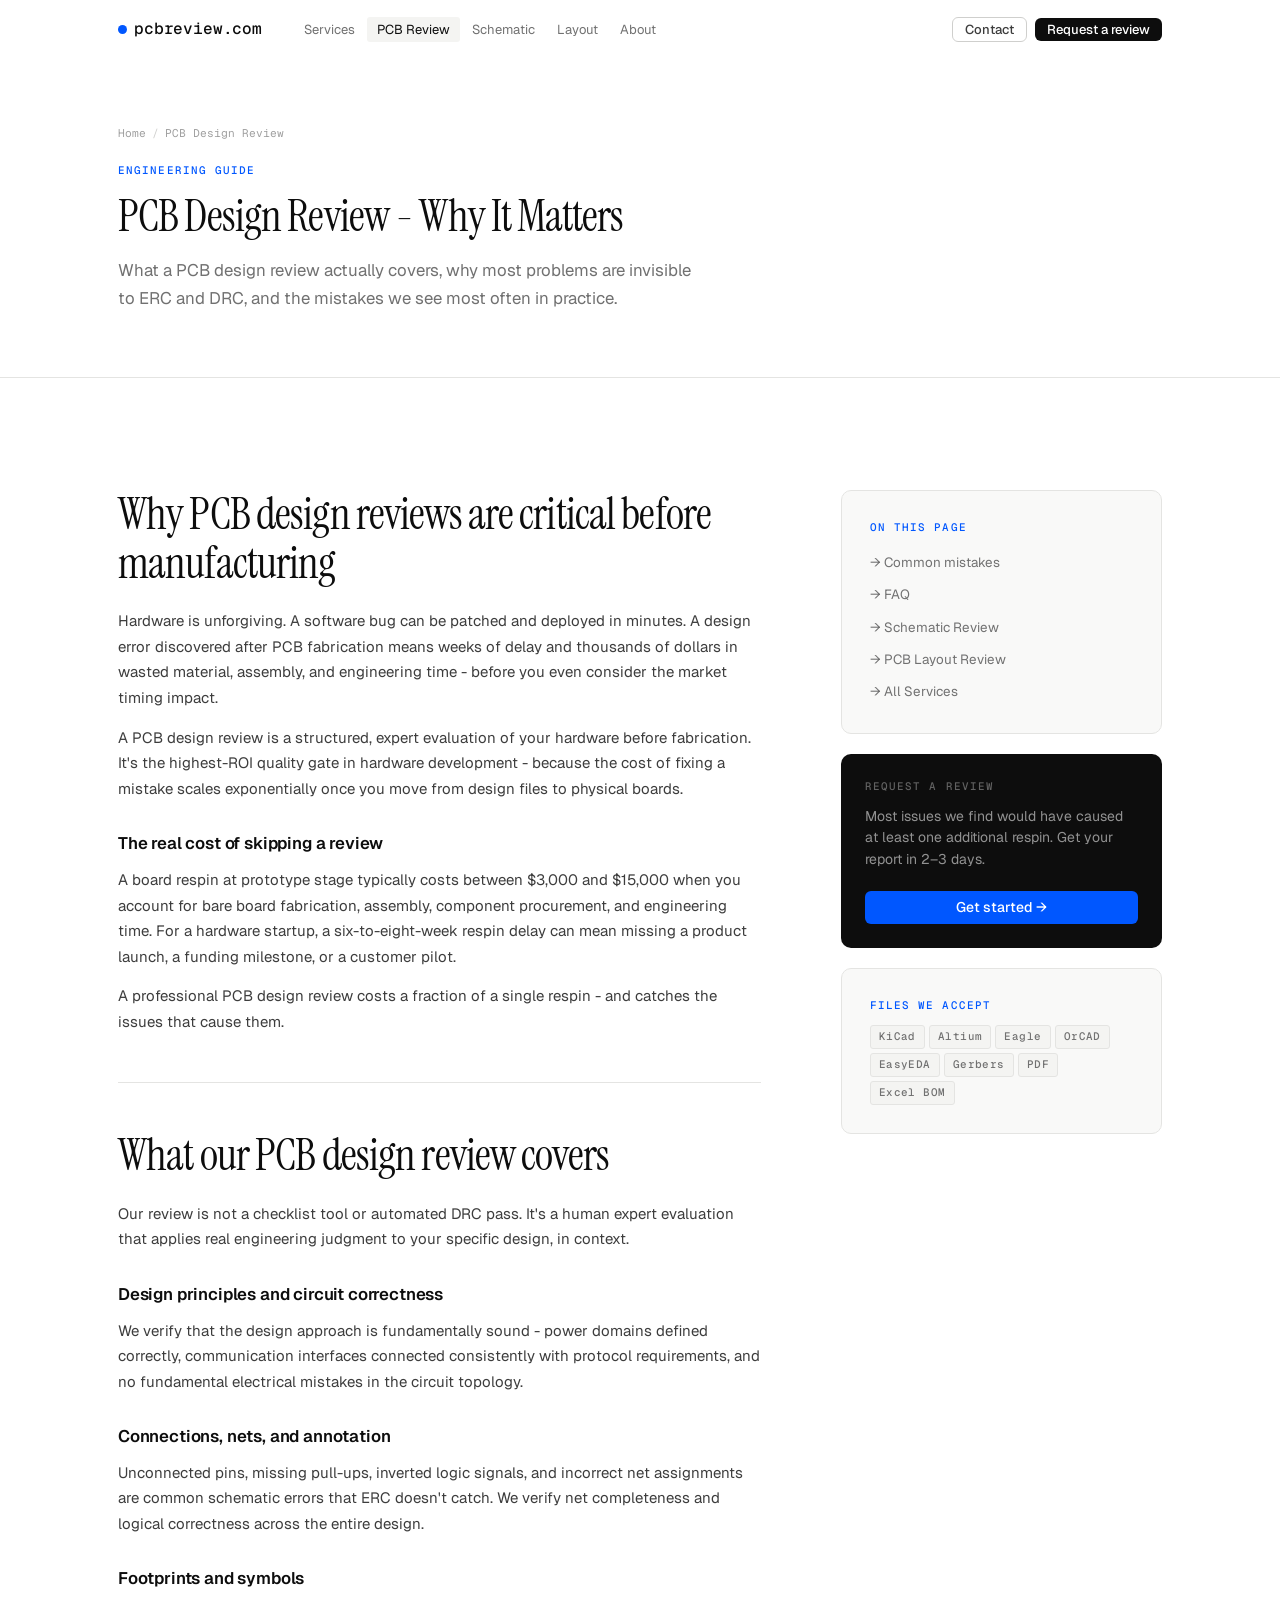
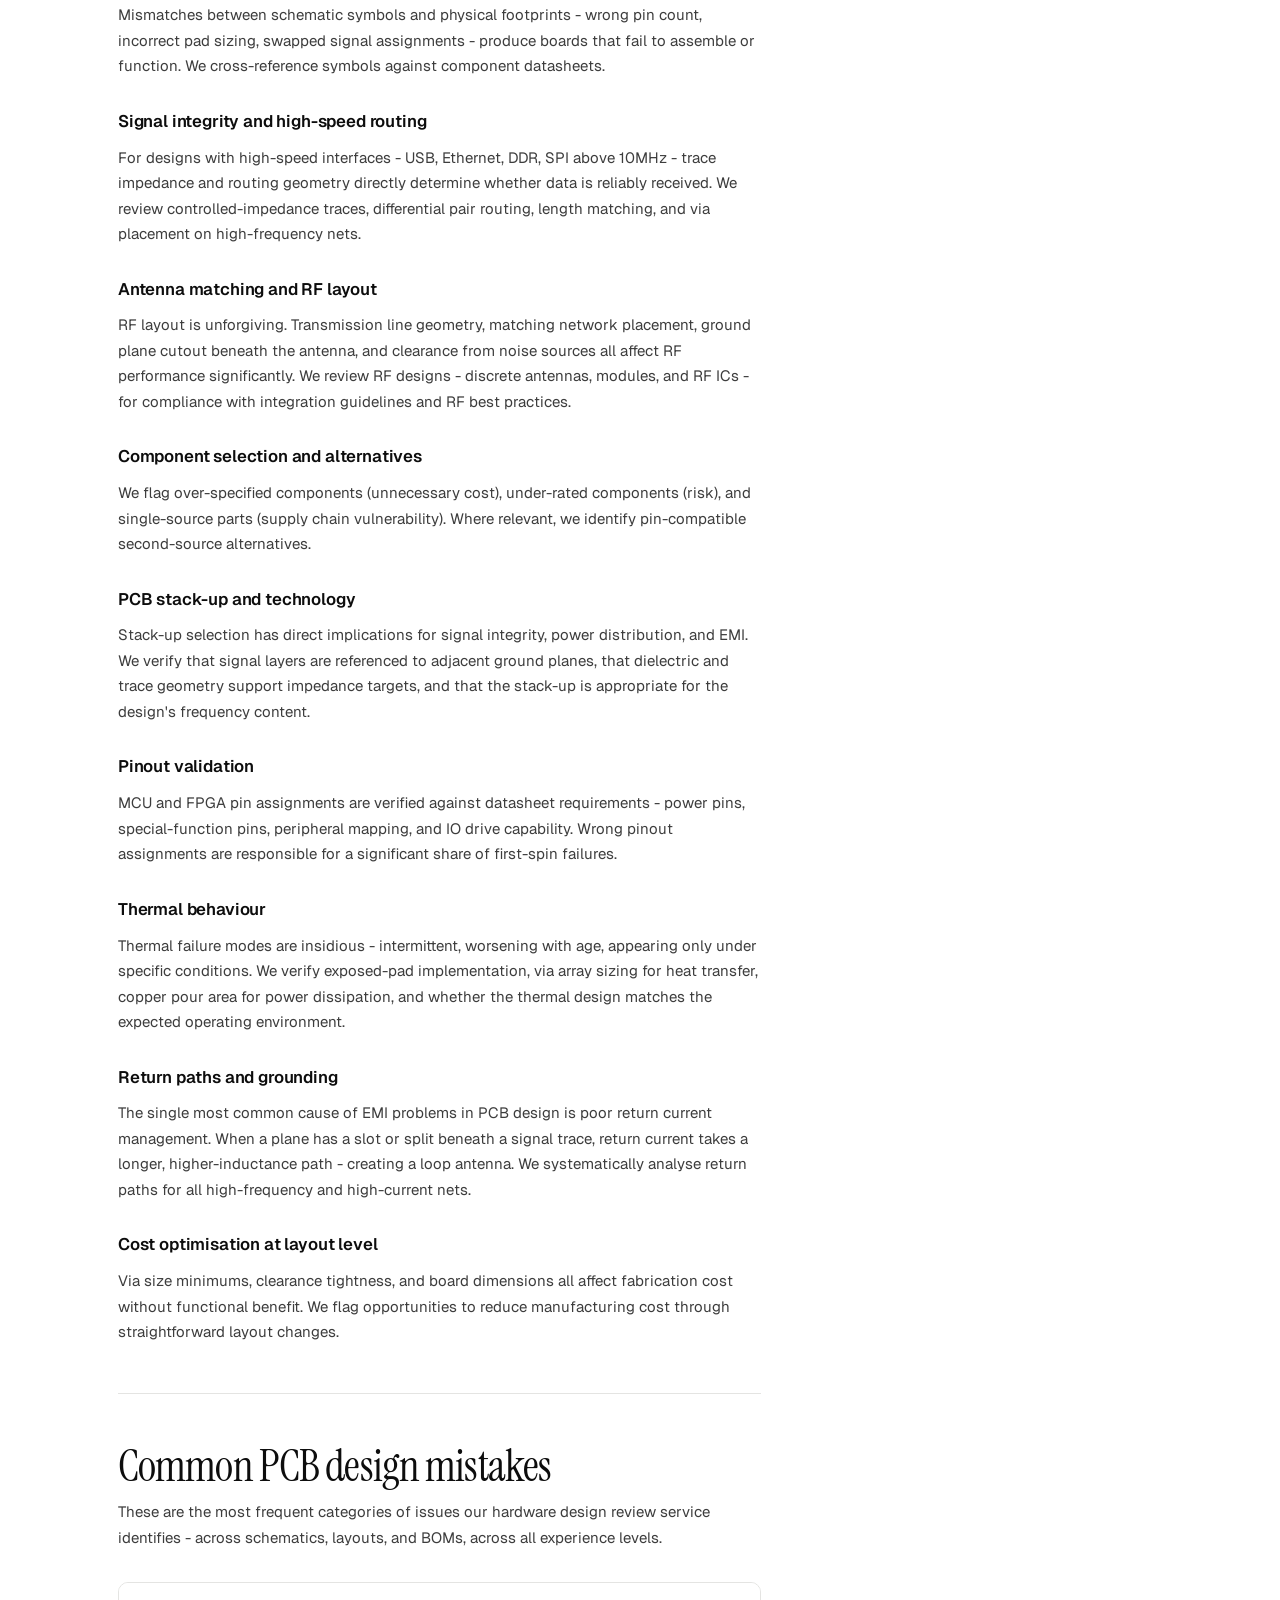
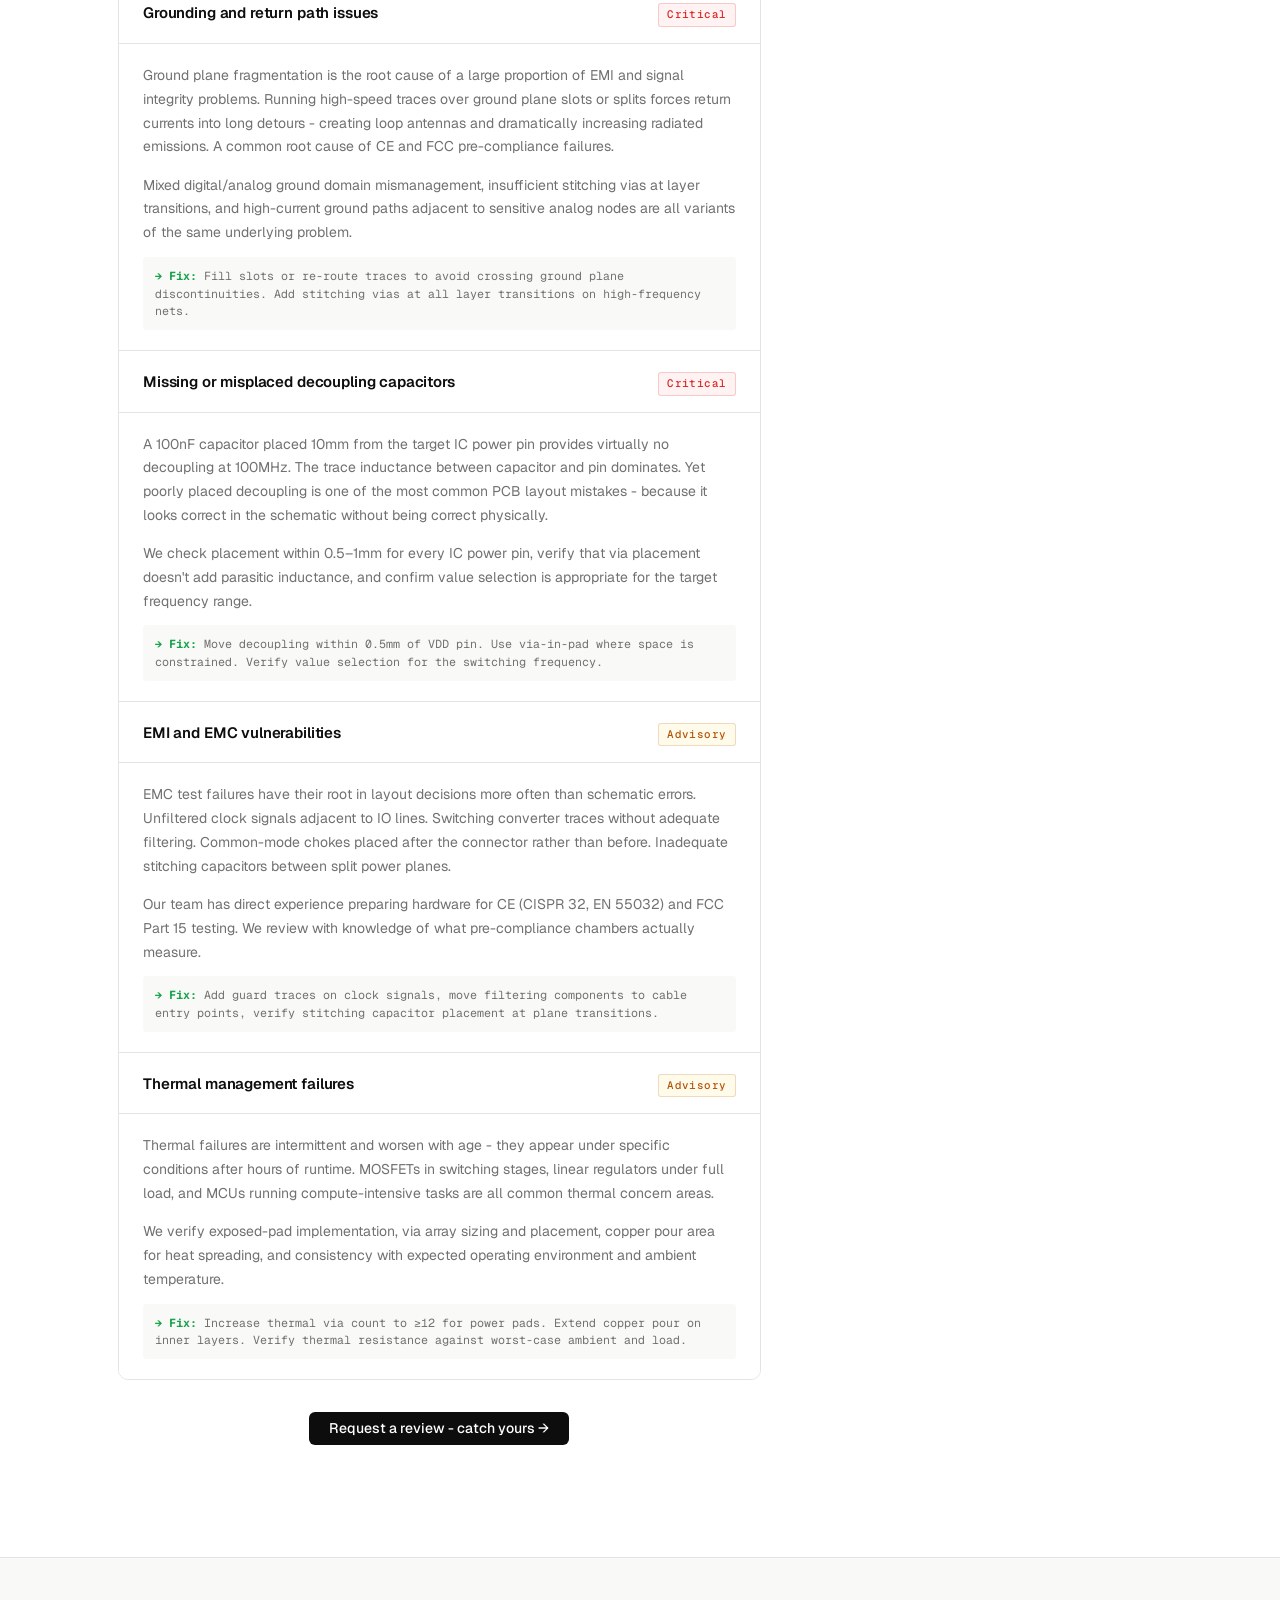
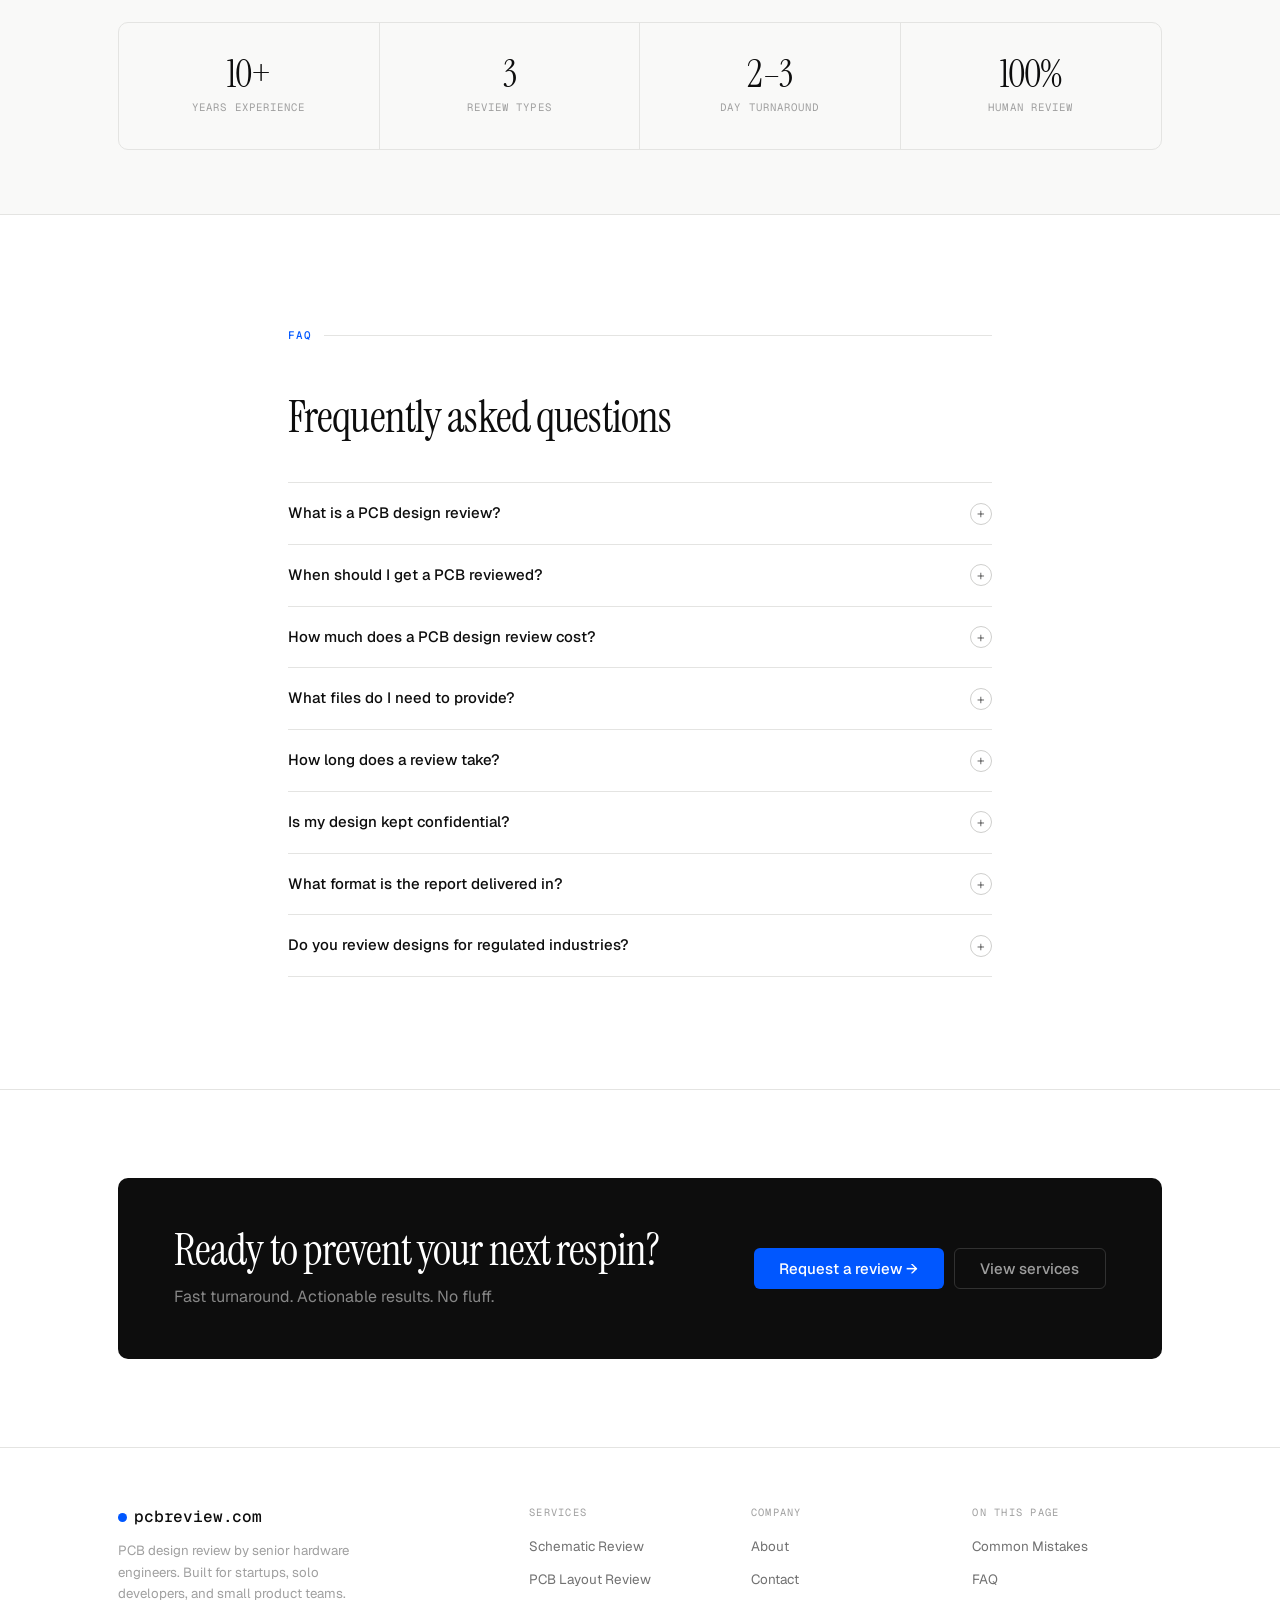
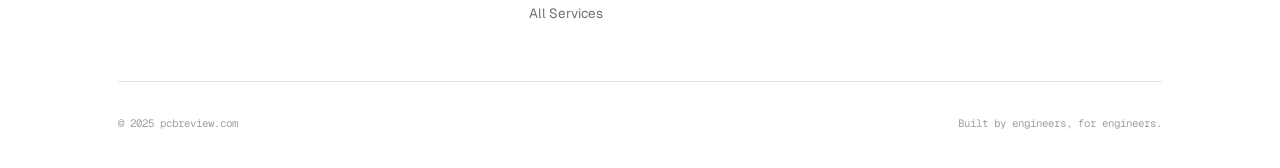
<file: pcb-review.html>
<!DOCTYPE html>
<html lang="en">
<head>
 <meta charset="UTF-8" />
 <meta name="viewport" content="width=device-width, initial-scale=1.0" />
 <title>PCB Design Review - Why It Matters & Common Mistakes | pcbreview.com</title>
 <meta name="description" content="What a PCB design review actually covers, why automated tools miss most real problems, and the most common mistakes we find in practice. Written by hardware engineers." />
 <link rel="canonical" href="https://www.pcbreview.com/pcb-review.html" />
 <script type="application/ld+json">{"@context":"https://schema.org","@type":"FAQPage","mainEntity":[{"@type":"Question","name":"What is a PCB design review?","acceptedAnswer":{"@type":"Answer","text":"A structured technical evaluation of your hardware design - schematic, PCB layout, and BOM - carried out by an experienced hardware engineer before you fabricate. It identifies errors, risks, and improvement opportunities while they're still cheap to fix."}},{"@type":"Question","name":"When should I get a PCB design review?","acceptedAnswer":{"@type":"Answer","text":"Ideally before your first fabrication order. The earlier the review, the cheaper fixes are. Reviews are also valuable before moving to volume production, or after a failed prototype."}},{"@type":"Question","name":"How much does a PCB design review cost?","acceptedAnswer":{"@type":"Answer","text":"Pricing depends on design complexity, layer count, and scope. We offer Basic, Standard, and Advanced packages. Contact us for a project-specific quote."}},{"@type":"Question","name":"What files are required for a PCB design review?","acceptedAnswer":{"@type":"Answer","text":"Schematic (PDF or native EDA file), PCB layout (native or Gerbers), and BOM (Excel, CSV, or PDF). We accept KiCad, Altium, Eagle, OrCAD, and EasyEDA formats."}},{"@type":"Question","name":"How long does a PCB design review take?","acceptedAnswer":{"@type":"Answer","text":"Standard reviews: 2–3 business days. Advanced reviews: 4–5 business days. Rush turnaround is available on request."}}]}</script>
 <link rel="stylesheet" href="style.css" />
</head>
<body>
<nav id="nav">
 <div class="nav-inner">
 <a href="index.html" class="nav-logo" style="font-size:1rem;gap:7px;"><span class="logo-dot" style="width:9px;height:9px;"></span>pcbreview.com</a>
 <ul class="nav-links">
 <li><a href="services.html">Services</a></li>
 <li><a href="pcb-review.html">PCB Review</a></li>
 <li><a href="schematic-review.html">Schematic</a></li>
 <li><a href="pcb-layout-review.html">Layout</a></li>
 <li><a href="about.html">About</a></li>
 </ul>
 <div class="nav-right">
 <a href="contact.html" class="btn btn-ghost" style="font-size:0.8125rem;padding:5px 12px;">Contact</a>
 <a href="contact.html" class="btn btn-primary" style="font-size:0.8125rem;padding:5px 12px;">Request a review</a>
 </div>
 <button class="nav-ham" id="ham" aria-label="Menu"><span></span><span></span><span></span></button>
 </div>
</nav>
<div class="nav-mobile" id="mobileNav">
 <a href="index.html">Home</a><a href="services.html">Services</a><a href="pcb-review.html">PCB Review</a>
 <a href="schematic-review.html">Schematic Review</a><a href="pcb-layout-review.html">Layout Review</a>
 <a href="about.html">About</a>
 <a href="contact.html" class="btn btn-primary" style="margin-top:4px;justify-content:center;">Request a review</a>
</div>

<div class="page-hdr">
 <div class="container">
 <div class="breadcrumb"><a href="index.html">Home</a><span class="sep">/</span>PCB Design Review</div>
 <div class="t-label">Engineering Guide</div>
 <h1 class="t-h2" style="margin-bottom:14px;">PCB Design Review - Why It Matters</h1>
 <p class="sub">What a PCB design review actually covers, why most problems are invisible to ERC and DRC, and the mistakes we see most often in practice.</p>
 </div>
</div>

<!-- MAIN ARTICLE + SIDEBAR -->
<section class="s-xl" style="border-bottom:1px solid var(--line);">
 <div class="container">
 <div style="display:grid;grid-template-columns:2fr 1fr;gap:5rem;align-items:start;">

 <!-- Article -->
 <article>

 <div class="reveal">
 <h2 class="t-h2" style="margin-bottom:20px;">Why PCB design reviews are critical before manufacturing</h2>
 <p class="t-body">Hardware is unforgiving. A software bug can be patched and deployed in minutes. A design error discovered after PCB fabrication means weeks of delay and thousands of dollars in wasted material, assembly, and engineering time - before you even consider the market timing impact.</p>
 <p class="t-body">A PCB design review is a structured, expert evaluation of your hardware before fabrication. It's the highest-ROI quality gate in hardware development - because the cost of fixing a mistake scales exponentially once you move from design files to physical boards.</p>

 <h3 class="t-h3" style="margin:32px 0 12px;">The real cost of skipping a review</h3>
 <p class="t-body">A board respin at prototype stage typically costs between $3,000 and $15,000 when you account for bare board fabrication, assembly, component procurement, and engineering time. For a hardware startup, a six-to-eight-week respin delay can mean missing a product launch, a funding milestone, or a customer pilot.</p>
 <p class="t-body">A professional PCB design review costs a fraction of a single respin - and catches the issues that cause them.</p>
 </div>

 <div class="hr" style="margin:48px 0;"></div>

 <div class="reveal">
 <h2 class="t-h2" style="margin-bottom:20px;">What our PCB design review covers</h2>
 <p class="t-body">Our review is not a checklist tool or automated DRC pass. It's a human expert evaluation that applies real engineering judgment to your specific design, in context.</p>

 <h3 class="t-h3" style="margin:32px 0 12px;">Design principles and circuit correctness</h3>
 <p class="t-body">We verify that the design approach is fundamentally sound - power domains defined correctly, communication interfaces connected consistently with protocol requirements, and no fundamental electrical mistakes in the circuit topology.</p>

 <h3 class="t-h3" style="margin:32px 0 12px;">Connections, nets, and annotation</h3>
 <p class="t-body">Unconnected pins, missing pull-ups, inverted logic signals, and incorrect net assignments are common schematic errors that ERC doesn't catch. We verify net completeness and logical correctness across the entire design.</p>

 <h3 class="t-h3" style="margin:32px 0 12px;">Footprints and symbols</h3>
 <p class="t-body">Mismatches between schematic symbols and physical footprints - wrong pin count, incorrect pad sizing, swapped signal assignments - produce boards that fail to assemble or function. We cross-reference symbols against component datasheets.</p>

 <h3 class="t-h3" style="margin:32px 0 12px;">Signal integrity and high-speed routing</h3>
 <p class="t-body">For designs with high-speed interfaces - USB, Ethernet, DDR, SPI above 10MHz - trace impedance and routing geometry directly determine whether data is reliably received. We review controlled-impedance traces, differential pair routing, length matching, and via placement on high-frequency nets.</p>

 <h3 class="t-h3" style="margin:32px 0 12px;">Antenna matching and RF layout</h3>
 <p class="t-body">RF layout is unforgiving. Transmission line geometry, matching network placement, ground plane cutout beneath the antenna, and clearance from noise sources all affect RF performance significantly. We review RF designs - discrete antennas, modules, and RF ICs - for compliance with integration guidelines and RF best practices.</p>

 <h3 class="t-h3" style="margin:32px 0 12px;">Component selection and alternatives</h3>
 <p class="t-body">We flag over-specified components (unnecessary cost), under-rated components (risk), and single-source parts (supply chain vulnerability). Where relevant, we identify pin-compatible second-source alternatives.</p>

 <h3 class="t-h3" style="margin:32px 0 12px;">PCB stack-up and technology</h3>
 <p class="t-body">Stack-up selection has direct implications for signal integrity, power distribution, and EMI. We verify that signal layers are referenced to adjacent ground planes, that dielectric and trace geometry support impedance targets, and that the stack-up is appropriate for the design's frequency content.</p>

 <h3 class="t-h3" style="margin:32px 0 12px;">Pinout validation</h3>
 <p class="t-body">MCU and FPGA pin assignments are verified against datasheet requirements - power pins, special-function pins, peripheral mapping, and IO drive capability. Wrong pinout assignments are responsible for a significant share of first-spin failures.</p>

 <h3 class="t-h3" style="margin:32px 0 12px;">Thermal behaviour</h3>
 <p class="t-body">Thermal failure modes are insidious - intermittent, worsening with age, appearing only under specific conditions. We verify exposed-pad implementation, via array sizing for heat transfer, copper pour area for power dissipation, and whether the thermal design matches the expected operating environment.</p>

 <h3 class="t-h3" style="margin:32px 0 12px;">Return paths and grounding</h3>
 <p class="t-body">The single most common cause of EMI problems in PCB design is poor return current management. When a plane has a slot or split beneath a signal trace, return current takes a longer, higher-inductance path - creating a loop antenna. We systematically analyse return paths for all high-frequency and high-current nets.</p>

 <h3 class="t-h3" style="margin:32px 0 12px;">Cost optimisation at layout level</h3>
 <p class="t-body">Via size minimums, clearance tightness, and board dimensions all affect fabrication cost without functional benefit. We flag opportunities to reduce manufacturing cost through straightforward layout changes.</p>
 </div>

 <div class="hr" style="margin:48px 0;"></div>

 <!-- COMMON MISTAKES -->
 <div id="mistakes" class="reveal">
 <h2 class="t-h2" style="margin-bottom:8px;">Common PCB design mistakes</h2>
 <p class="t-body" style="margin-bottom:32px;">These are the most frequent categories of issues our hardware design review service identifies - across schematics, layouts, and BOMs, across all experience levels.</p>

 <div style="display:flex;flex-direction:column;gap:1px;border:1px solid var(--line);border-radius:var(--r-lg);overflow:hidden;margin-bottom:32px;">

 <div class="finding-card" style="border-radius:0;border:none;border-bottom:1px solid var(--line);">
 <div class="finding-head">
 <span class="t-h3" style="font-size:0.9375rem;">Grounding and return path issues</span>
 <span class="tag tag-red">Critical</span>
 </div>
 <div class="finding-body">
 <p>Ground plane fragmentation is the root cause of a large proportion of EMI and signal integrity problems. Running high-speed traces over ground plane slots or splits forces return currents into long detours - creating loop antennas and dramatically increasing radiated emissions. A common root cause of CE and FCC pre-compliance failures.</p>
 <p>Mixed digital/analog ground domain mismanagement, insufficient stitching vias at layer transitions, and high-current ground paths adjacent to sensitive analog nodes are all variants of the same underlying problem.</p>
 <div class="finding-fix"><strong>→ Fix:</strong> Fill slots or re-route traces to avoid crossing ground plane discontinuities. Add stitching vias at all layer transitions on high-frequency nets.</div>
 </div>
 </div>

 <div class="finding-card" style="border-radius:0;border:none;border-bottom:1px solid var(--line);">
 <div class="finding-head">
 <span class="t-h3" style="font-size:0.9375rem;">Missing or misplaced decoupling capacitors</span>
 <span class="tag tag-red">Critical</span>
 </div>
 <div class="finding-body">
 <p>A 100nF capacitor placed 10mm from the target IC power pin provides virtually no decoupling at 100MHz. The trace inductance between capacitor and pin dominates. Yet poorly placed decoupling is one of the most common PCB layout mistakes - because it looks correct in the schematic without being correct physically.</p>
 <p>We check placement within 0.5–1mm for every IC power pin, verify that via placement doesn't add parasitic inductance, and confirm value selection is appropriate for the target frequency range.</p>
 <div class="finding-fix"><strong>→ Fix:</strong> Move decoupling within 0.5mm of VDD pin. Use via-in-pad where space is constrained. Verify value selection for the switching frequency.</div>
 </div>
 </div>

 <div class="finding-card" style="border-radius:0;border:none;border-bottom:1px solid var(--line);">
 <div class="finding-head">
 <span class="t-h3" style="font-size:0.9375rem;">EMI and EMC vulnerabilities</span>
 <span class="tag tag-amber">Advisory</span>
 </div>
 <div class="finding-body">
 <p>EMC test failures have their root in layout decisions more often than schematic errors. Unfiltered clock signals adjacent to IO lines. Switching converter traces without adequate filtering. Common-mode chokes placed after the connector rather than before. Inadequate stitching capacitors between split power planes.</p>
 <p>Our team has direct experience preparing hardware for CE (CISPR 32, EN 55032) and FCC Part 15 testing. We review with knowledge of what pre-compliance chambers actually measure.</p>
 <div class="finding-fix"><strong>→ Fix:</strong> Add guard traces on clock signals, move filtering components to cable entry points, verify stitching capacitor placement at plane transitions.</div>
 </div>
 </div>

 <div class="finding-card" style="border-radius:0;border:none;">
 <div class="finding-head">
 <span class="t-h3" style="font-size:0.9375rem;">Thermal management failures</span>
 <span class="tag tag-amber">Advisory</span>
 </div>
 <div class="finding-body">
 <p>Thermal failures are intermittent and worsen with age - they appear under specific conditions after hours of runtime. MOSFETs in switching stages, linear regulators under full load, and MCUs running compute-intensive tasks are all common thermal concern areas.</p>
 <p>We verify exposed-pad implementation, via array sizing and placement, copper pour area for heat spreading, and consistency with expected operating environment and ambient temperature.</p>
 <div class="finding-fix"><strong>→ Fix:</strong> Increase thermal via count to ≥12 for power pads. Extend copper pour on inner layers. Verify thermal resistance against worst-case ambient and load.</div>
 </div>
 </div>

 </div>

 <div style="text-align:center;">
 <a href="contact.html" class="btn btn-primary">Request a review - catch yours →</a>
 </div>
 </div>

 </article>

 <!-- Sidebar - sticky -->
 <aside style="position:sticky;top:80px;display:flex;flex-direction:column;gap:1.25rem;">

 <div class="card-flat">
 <div class="t-label" style="margin-bottom:12px;">On this page</div>
 <ul style="list-style:none;display:flex;flex-direction:column;gap:6px;">
 <li><a href="#mistakes" style="font-size:0.8375rem;color:var(--ink-3);">→ Common mistakes</a></li>
 <li><a href="#faq" style="font-size:0.8375rem;color:var(--ink-3);">→ FAQ</a></li>
 <li><a href="schematic-review.html" style="font-size:0.8375rem;color:var(--ink-3);">→ Schematic Review</a></li>
 <li><a href="pcb-layout-review.html" style="font-size:0.8375rem;color:var(--ink-3);">→ PCB Layout Review</a></li>
 <li><a href="services.html" style="font-size:0.8375rem;color:var(--ink-3);">→ All Services</a></li>
 </ul>
 </div>

 <div style="background:var(--ink-1);border-radius:var(--r-lg);padding:1.5rem;">
 <div class="t-label" style="margin-bottom:10px;color:rgba(255,255,255,0.35);">Request a review</div>
 <p style="font-size:0.875rem;color:rgba(255,255,255,0.55);margin-bottom:1.25rem;line-height:1.55;">Most issues we find would have caused at least one additional respin. Get your report in 2–3 days.</p>
 <a href="contact.html" class="btn btn-blue" style="width:100%;justify-content:center;">Get started →</a>
 </div>

 <div class="card-flat">
 <div class="t-label" style="margin-bottom:10px;">Files we accept</div>
 <div style="display:flex;flex-wrap:wrap;gap:4px;">
 <span class="tag tag-grey">KiCad</span><span class="tag tag-grey">Altium</span>
 <span class="tag tag-grey">Eagle</span><span class="tag tag-grey">OrCAD</span>
 <span class="tag tag-grey">EasyEDA</span><span class="tag tag-grey">Gerbers</span>
 <span class="tag tag-grey">PDF</span><span class="tag tag-grey">Excel BOM</span>
 </div>
 </div>

 </aside>
 </div>
 </div>
</section>

<!-- STATS -->
<section class="s-md" style="background:var(--off-white);border-bottom:1px solid var(--line);">
 <div class="container">
 <div class="stat-row reveal">
 <div class="stat-cell"><div class="stat-num">10+</div><div class="stat-label">Years experience</div></div>
 <div class="stat-cell"><div class="stat-num">3</div><div class="stat-label">Review types</div></div>
 <div class="stat-cell"><div class="stat-num">2–3</div><div class="stat-label">Day turnaround</div></div>
 <div class="stat-cell"><div class="stat-num">100%</div><div class="stat-label">Human review</div></div>
 </div>
 </div>
</section>

<!-- FAQ -->
<section id="faq" class="s-xl" style="border-bottom:1px solid var(--line);">
 <div class="container" style="max-width:760px;">
 <div class="section-line reveal"><span class="t-label">FAQ</span></div>
 <h2 class="t-h2 reveal" style="margin-bottom:40px;">Frequently asked questions</h2>
 <div class="faq-list reveal">
 <div class="faq-item">
 <div class="faq-q"><span class="q-text">What is a PCB design review?</span><span class="faq-toggle">+</span></div>
 <div class="faq-a">A structured technical evaluation of your hardware design - schematic, PCB layout, and BOM - carried out by an experienced hardware engineer before you commit to fabrication. It identifies errors, risks, and improvement opportunities while they're still cheap and fast to fix. Think of it as a code review, but for your circuit board. The goal is to catch the things that ERC and DRC can't see - errors that require engineering judgment rather than rule-checking.</div>
 </div>
 <div class="faq-item">
 <div class="faq-q"><span class="q-text">When should I get a PCB reviewed?</span><span class="faq-toggle">+</span></div>
 <div class="faq-a">Ideally before you place your first fabrication order. The earlier the review, the cheaper and faster issues are to fix. A schematic error caught before layout takes minutes to fix. The same error caught after fabrication takes weeks and thousands of dollars. We also review designs before moving from prototype to volume production, or after a failed prototype to validate a proposed fix before spinning again.</div>
 </div>
 <div class="faq-item">
 <div class="faq-q"><span class="q-text">How much does a PCB design review cost?</span><span class="faq-toggle">+</span></div>
 <div class="faq-a">Pricing is based on design complexity - layer count, board area, type of review, and any specific analysis required. We offer three packages: Basic (high-level scan), Standard (full schematic + layout + BOM), and Advanced (deep engineering analysis including signal integrity, thermal, and a review call). In every case, the review cost is a fraction of a single PCB respin. Contact us with a brief description of your design for a specific quote.</div>
 </div>
 <div class="faq-item">
 <div class="faq-q"><span class="q-text">What files do I need to provide?</span><span class="faq-toggle">+</span></div>
 <div class="faq-a">For a Standard or Advanced review: schematic (PDF and/or native EDA file - KiCad, Altium, Eagle, OrCAD, EasyEDA), PCB layout (native or Gerbers), and BOM (Excel, CSV, or PDF). Additional context about the design's application, operating environment, power requirements, and any specific concerns is always useful and may affect the findings.</div>
 </div>
 <div class="faq-item">
 <div class="faq-q"><span class="q-text">How long does a review take?</span><span class="faq-toggle">+</span></div>
 <div class="faq-a">Standard reviews: 2–3 business days from receiving all required files. Advanced reviews: 4–5 business days. Rush turnaround (next business day) is available for straightforward designs. We confirm the turnaround estimate when your files are received.</div>
 </div>
 <div class="faq-item">
 <div class="faq-q"><span class="q-text">Is my design kept confidential?</span><span class="faq-toggle">+</span></div>
 <div class="faq-a">Yes. All designs are treated as strictly confidential. NDAs are available on request and are standard for any client who requires one. We recommend arranging this before files are transferred.</div>
 </div>
 <div class="faq-item">
 <div class="faq-q"><span class="q-text">What format is the report delivered in?</span><span class="faq-toggle">+</span></div>
 <div class="faq-a">A structured PDF with severity-rated findings (Critical / Advisory / Informational), specific component or net references for each issue, and concrete actionable recommendations. For Standard and Advanced reviews, annotated design files with issues marked directly in the schematic or layout are also included.</div>
 </div>
 <div class="faq-item">
 <div class="faq-q"><span class="q-text">Do you review designs for regulated industries?</span><span class="faq-toggle">+</span></div>
 <div class="faq-a">Yes. Our team has experience across consumer electronics, medical devices (IEC 60601), industrial systems (IEC 61000), and automotive electronics. We apply the relevant regulatory considerations to the review when applicable, and flag where your design may need attention for compliance.</div>
 </div>
 </div>
 </div>
</section>

<!-- CTA -->
<section class="s-lg">
 <div class="container">
 <div class="cta-band reveal">
 <div>
 <h2 class="t-h2">Ready to prevent your next respin?</h2>
 <p>Fast turnaround. Actionable results. No fluff.</p>
 </div>
 <div class="cta-band-btns">
 <a href="contact.html" class="btn btn-blue btn-lg">Request a review →</a>
 <a href="services.html" class="btn btn-ghost btn-lg" style="color:rgba(255,255,255,0.6);border-color:rgba(255,255,255,0.15);">View services</a>
 </div>
 </div>
 </div>
</section>

<footer id="footer">
 <div class="container">
 <div class="footer-grid">
 <div class="footer-brand"><a href="index.html" class="nav-logo" style="display:inline-flex;font-size:1rem;gap:7px;"><span class="logo-dot" style="width:9px;height:9px;"></span>pcbreview.com</a><p>PCB design review by senior hardware engineers. Built for startups, solo developers, and small product teams.</p></div>
 <div class="footer-col"><h5>Services</h5><ul><li><a href="schematic-review.html">Schematic Review</a></li><li><a href="pcb-layout-review.html">PCB Layout Review</a></li><li><a href="services.html">All Services</a></li></ul></div>
 <div class="footer-col"><h5>Company</h5><ul><li><a href="about.html">About</a></li><li><a href="contact.html">Contact</a></li></ul></div>
 <div class="footer-col"><h5>On this page</h5><ul><li><a href="#mistakes">Common Mistakes</a></li><li><a href="#faq">FAQ</a></li></ul></div>
 </div>
 <div class="footer-bottom"><p>© 2025 pcbreview.com</p><p>Built by engineers, for engineers.</p></div>
 </div>
</footer>
<script src="main.js"></script>
</body>
</html>
</file>
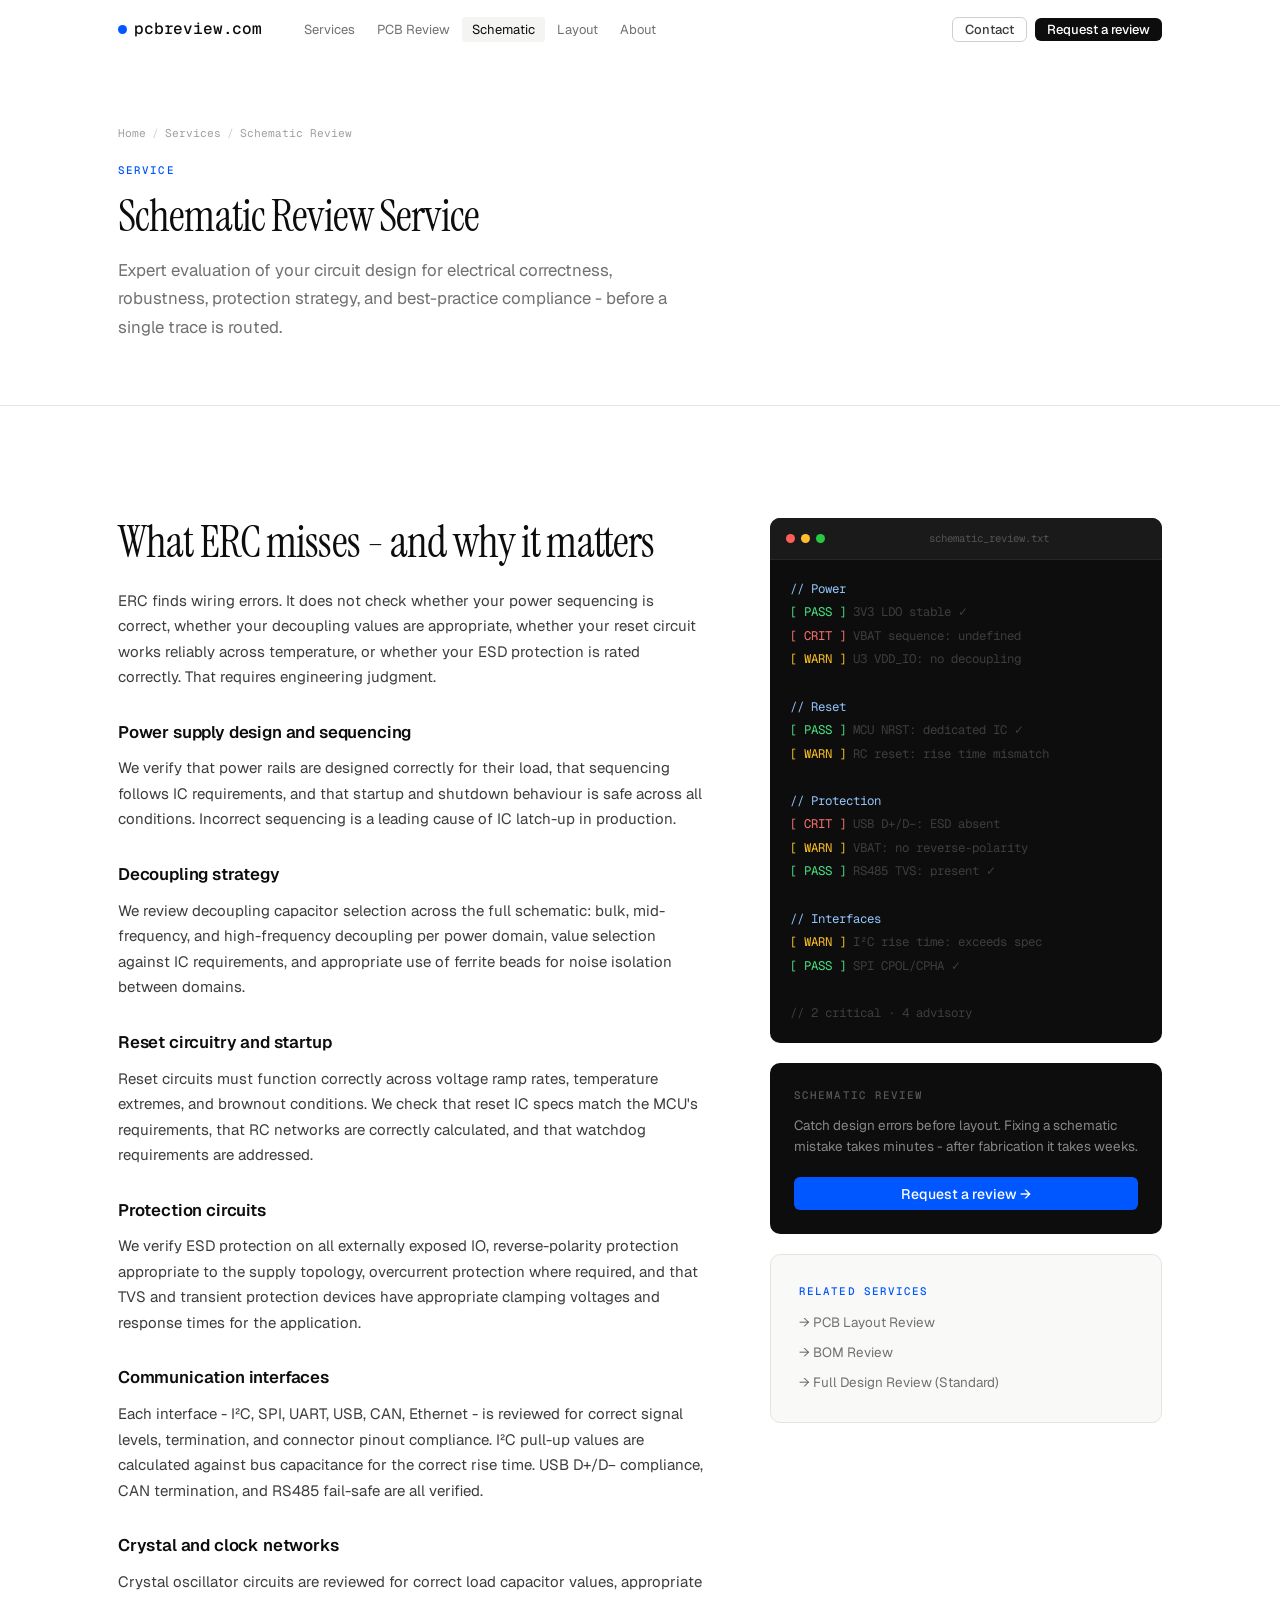
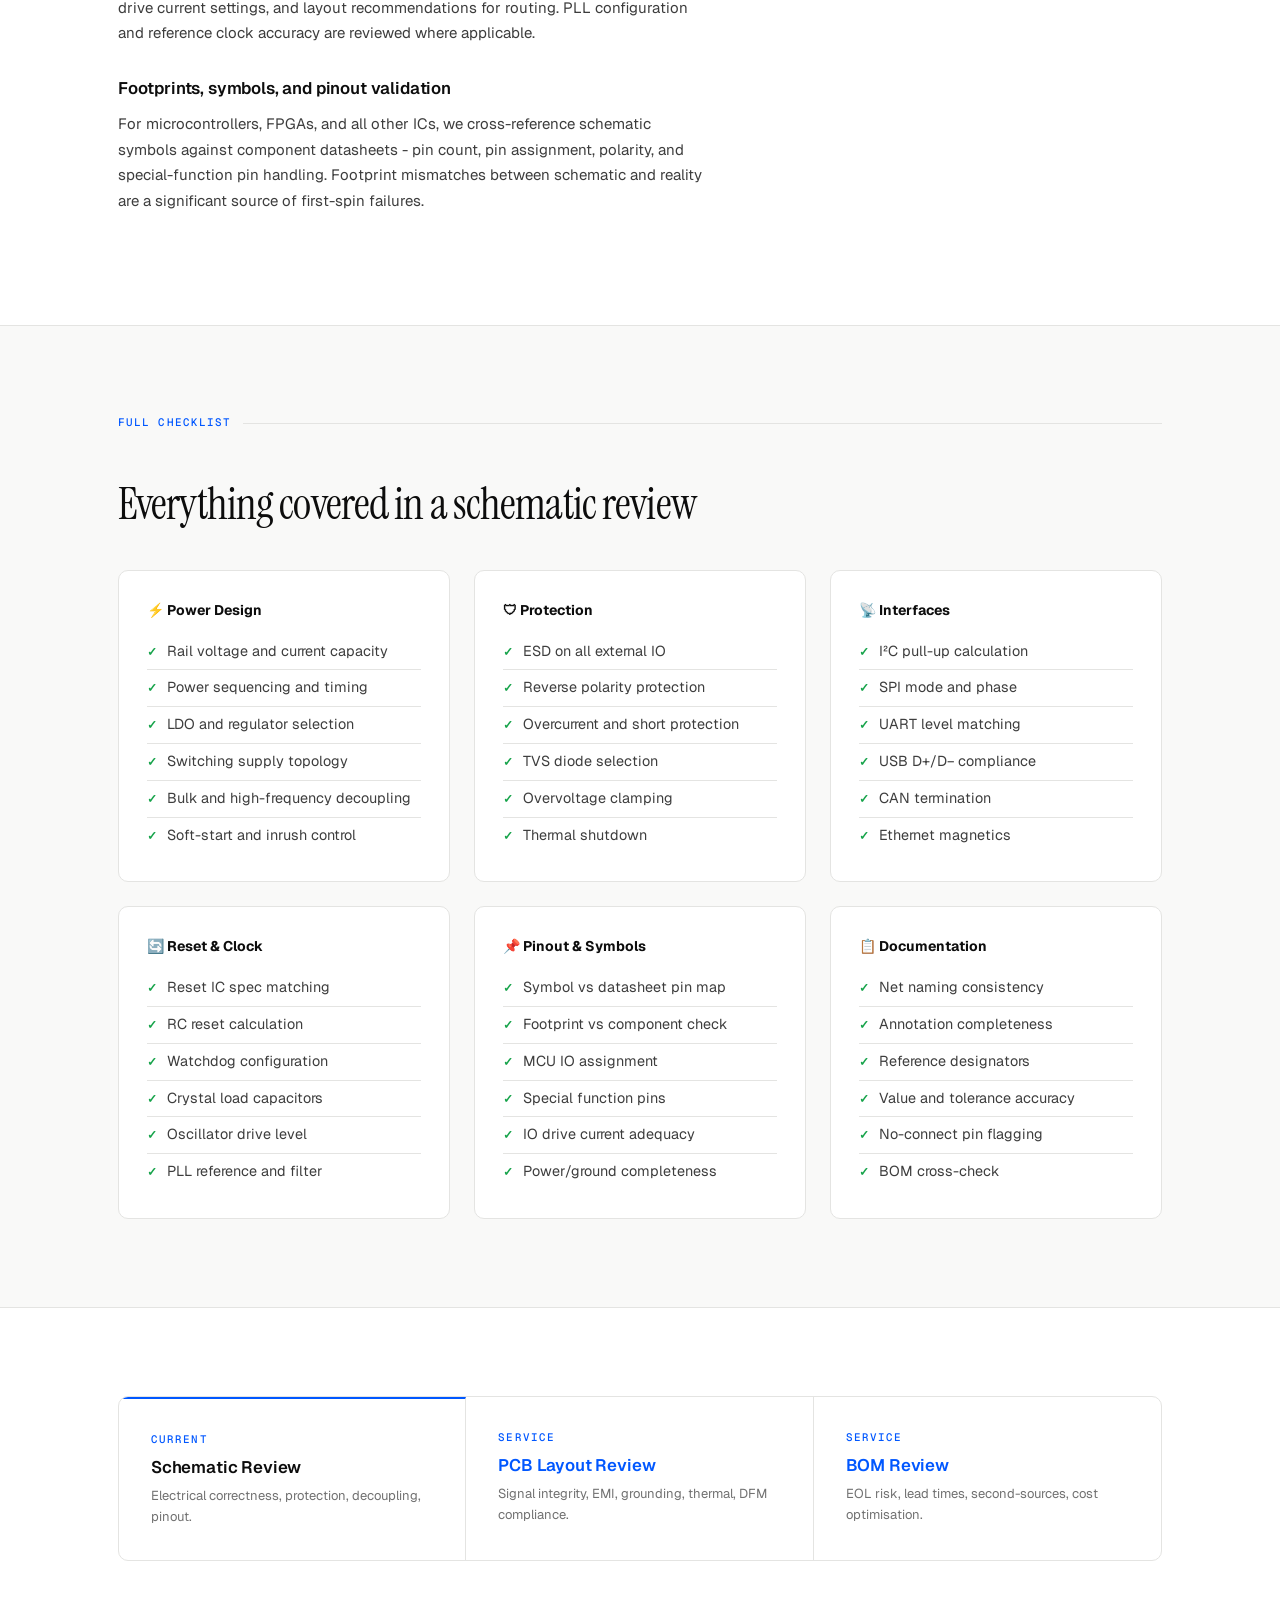
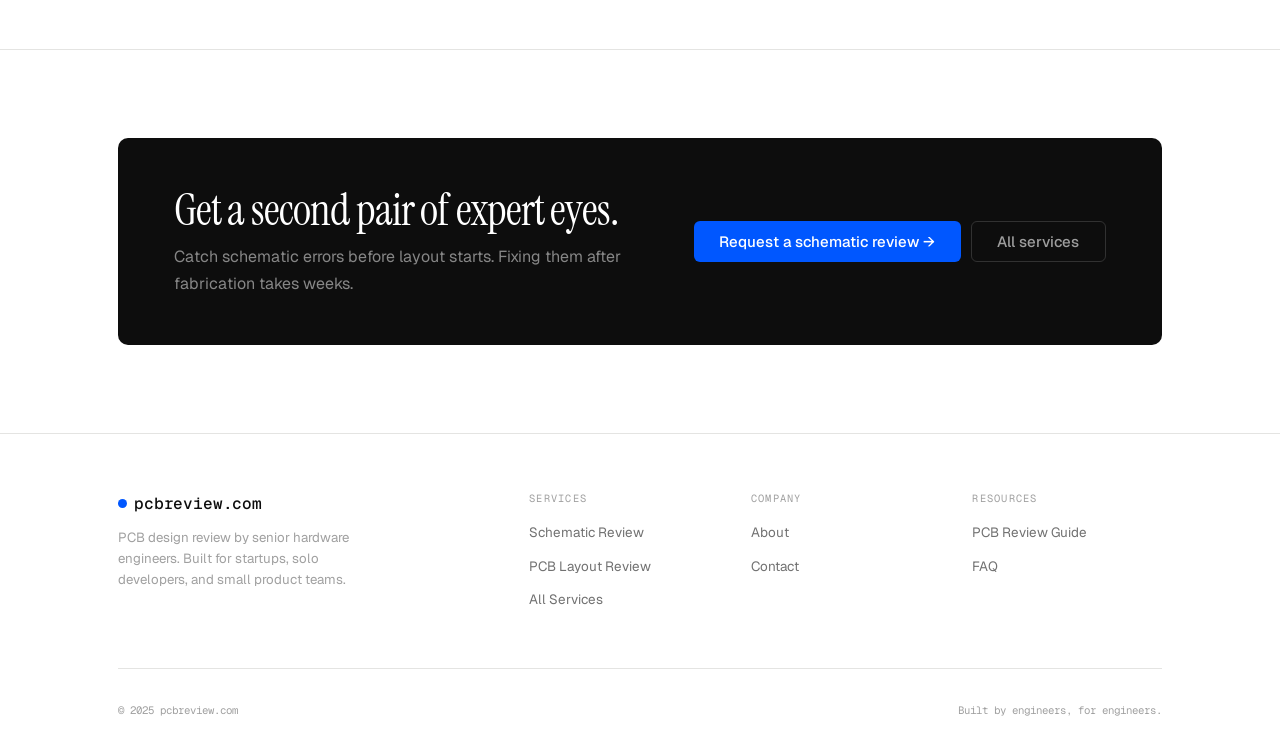
<file: schematic-review.html>
<!DOCTYPE html>
<html lang="en">
<head>
 <meta charset="UTF-8" />
 <meta name="viewport" content="width=device-width, initial-scale=1.0" />
 <title>Schematic Review Service - Expert Circuit Validation | pcbreview.com</title>
 <meta name="description" content="Schematic review by a senior hardware engineer. We check electrical correctness, power sequencing, decoupling, protection circuits, and footprint accuracy before you route a single trace." />
 <link rel="canonical" href="https://www.pcbreview.com/schematic-review.html" />
 <link rel="stylesheet" href="style.css" />
</head>
<body>
<nav id="nav">
 <div class="nav-inner">
 <a href="index.html" class="nav-logo" style="font-size:1rem;gap:7px;"><span class="logo-dot" style="width:9px;height:9px;"></span>pcbreview.com</a>
 <ul class="nav-links">
 <li><a href="services.html">Services</a></li>
 <li><a href="pcb-review.html">PCB Review</a></li>
 <li><a href="schematic-review.html">Schematic</a></li>
 <li><a href="pcb-layout-review.html">Layout</a></li>
 <li><a href="about.html">About</a></li>
 </ul>
 <div class="nav-right">
 <a href="contact.html" class="btn btn-ghost" style="font-size:0.8125rem;padding:5px 12px;">Contact</a>
 <a href="contact.html" class="btn btn-primary" style="font-size:0.8125rem;padding:5px 12px;">Request a review</a>
 </div>
 <button class="nav-ham" id="ham" aria-label="Menu"><span></span><span></span><span></span></button>
 </div>
</nav>
<div class="nav-mobile" id="mobileNav">
 <a href="index.html">Home</a><a href="services.html">Services</a><a href="pcb-review.html">PCB Review</a>
 <a href="schematic-review.html">Schematic Review</a><a href="pcb-layout-review.html">Layout Review</a>
 <a href="about.html">About</a>
 <a href="contact.html" class="btn btn-primary" style="margin-top:4px;justify-content:center;">Request a review</a>
</div>

<div class="page-hdr">
 <div class="container">
 <div class="breadcrumb"><a href="index.html">Home</a><span class="sep">/</span><a href="services.html">Services</a><span class="sep">/</span>Schematic Review</div>
 <div class="t-label">Service</div>
 <h1 class="t-h2" style="margin-bottom:14px;">Schematic Review Service</h1>
 <p class="sub">Expert evaluation of your circuit design for electrical correctness, robustness, protection strategy, and best-practice compliance - before a single trace is routed.</p>
 </div>
</div>

<section class="s-xl" style="border-bottom:1px solid var(--line);">
 <div class="container">
 <div style="display:grid;grid-template-columns:3fr 2fr;gap:4rem;align-items:start;">

 <article>
 <div class="reveal">
 <h2 class="t-h2" style="margin-bottom:20px;">What ERC misses - and why it matters</h2>
 <p class="t-body">ERC finds wiring errors. It does not check whether your power sequencing is correct, whether your decoupling values are appropriate, whether your reset circuit works reliably across temperature, or whether your ESD protection is rated correctly. That requires engineering judgment.</p>

 <h3 class="t-h3" style="margin:32px 0 12px;">Power supply design and sequencing</h3>
 <p class="t-body">We verify that power rails are designed correctly for their load, that sequencing follows IC requirements, and that startup and shutdown behaviour is safe across all conditions. Incorrect sequencing is a leading cause of IC latch-up in production.</p>

 <h3 class="t-h3" style="margin:32px 0 12px;">Decoupling strategy</h3>
 <p class="t-body">We review decoupling capacitor selection across the full schematic: bulk, mid-frequency, and high-frequency decoupling per power domain, value selection against IC requirements, and appropriate use of ferrite beads for noise isolation between domains.</p>

 <h3 class="t-h3" style="margin:32px 0 12px;">Reset circuitry and startup</h3>
 <p class="t-body">Reset circuits must function correctly across voltage ramp rates, temperature extremes, and brownout conditions. We check that reset IC specs match the MCU's requirements, that RC networks are correctly calculated, and that watchdog requirements are addressed.</p>

 <h3 class="t-h3" style="margin:32px 0 12px;">Protection circuits</h3>
 <p class="t-body">We verify ESD protection on all externally exposed IO, reverse-polarity protection appropriate to the supply topology, overcurrent protection where required, and that TVS and transient protection devices have appropriate clamping voltages and response times for the application.</p>

 <h3 class="t-h3" style="margin:32px 0 12px;">Communication interfaces</h3>
 <p class="t-body">Each interface - I²C, SPI, UART, USB, CAN, Ethernet - is reviewed for correct signal levels, termination, and connector pinout compliance. I²C pull-up values are calculated against bus capacitance for the correct rise time. USB D+/D− compliance, CAN termination, and RS485 fail-safe are all verified.</p>

 <h3 class="t-h3" style="margin:32px 0 12px;">Crystal and clock networks</h3>
 <p class="t-body">Crystal oscillator circuits are reviewed for correct load capacitor values, appropriate drive current settings, and layout recommendations for routing. PLL configuration and reference clock accuracy are reviewed where applicable.</p>

 <h3 class="t-h3" style="margin:32px 0 12px;">Footprints, symbols, and pinout validation</h3>
 <p class="t-body">For microcontrollers, FPGAs, and all other ICs, we cross-reference schematic symbols against component datasheets - pin count, pin assignment, polarity, and special-function pin handling. Footprint mismatches between schematic and reality are a significant source of first-spin failures.</p>
 </div>
 </article>

 <aside style="position:sticky;top:80px;display:flex;flex-direction:column;gap:1.25rem;">
 <div class="code-block">
 <div class="code-block-bar"><span class="cb-dot r"></span><span class="cb-dot y"></span><span class="cb-dot g"></span><span class="cb-title">schematic_review.txt</span></div>
 <div class="code-block-body">
 <div class="cl"><span class="ky">// Power</span></div>
 <div class="cl"><span class="ok">[ PASS ]</span> 3V3 LDO stable ✓</div>
 <div class="cl"><span class="er">[ CRIT ]</span> VBAT sequence: undefined</div>
 <div class="cl"><span class="wn">[ WARN ]</span> U3 VDD_IO: no decoupling</div>
 <div class="cl">&nbsp;</div>
 <div class="cl"><span class="ky">// Reset</span></div>
 <div class="cl"><span class="ok">[ PASS ]</span> MCU NRST: dedicated IC ✓</div>
 <div class="cl"><span class="wn">[ WARN ]</span> RC reset: rise time mismatch</div>
 <div class="cl">&nbsp;</div>
 <div class="cl"><span class="ky">// Protection</span></div>
 <div class="cl"><span class="er">[ CRIT ]</span> USB D+/D−: ESD absent</div>
 <div class="cl"><span class="wn">[ WARN ]</span> VBAT: no reverse-polarity</div>
 <div class="cl"><span class="ok">[ PASS ]</span> RS485 TVS: present ✓</div>
 <div class="cl">&nbsp;</div>
 <div class="cl"><span class="ky">// Interfaces</span></div>
 <div class="cl"><span class="wn">[ WARN ]</span> I²C rise time: exceeds spec</div>
 <div class="cl"><span class="ok">[ PASS ]</span> SPI CPOL/CPHA ✓</div>
 <div class="cl">&nbsp;</div>
 <div class="cl cm">// 2 critical · 4 advisory</div>
 </div>
 </div>

 <div style="background:var(--ink-1);border-radius:var(--r-lg);padding:1.5rem;">
 <div class="t-label" style="margin-bottom:10px;color:rgba(255,255,255,0.3);">Schematic review</div>
 <p style="font-size:0.84rem;color:rgba(255,255,255,0.5);margin-bottom:1.25rem;line-height:1.55;">Catch design errors before layout. Fixing a schematic mistake takes minutes - after fabrication it takes weeks.</p>
 <a href="contact.html" class="btn btn-blue" style="width:100%;justify-content:center;">Request a review →</a>
 </div>

 <div class="card-flat">
 <div class="t-label" style="margin-bottom:10px;">Related services</div>
 <div style="display:flex;flex-direction:column;gap:8px;">
 <a href="pcb-layout-review.html" style="font-size:0.84rem;color:var(--ink-3);">→ PCB Layout Review</a>
 <a href="services.html" style="font-size:0.84rem;color:var(--ink-3);">→ BOM Review</a>
 <a href="services.html" style="font-size:0.84rem;color:var(--ink-3);">→ Full Design Review (Standard)</a>
 </div>
 </div>
 </aside>
 </div>
 </div>
</section>

<!-- CHECKLIST GRID -->
<section class="s-lg" style="background:var(--off-white);border-bottom:1px solid var(--line);">
 <div class="container">
 <div class="section-line reveal"><span class="t-label">Full checklist</span></div>
 <h2 class="t-h2 reveal" style="margin-bottom:40px;">Everything covered in a schematic review</h2>
 <div class="col-3 reveal">
 <div class="card">
 <h4 style="font-size:0.875rem;margin-bottom:12px;color:var(--ink-1);">⚡ Power Design</h4>
 <ul class="checklist">
 <li>Rail voltage and current capacity</li>
 <li>Power sequencing and timing</li>
 <li>LDO and regulator selection</li>
 <li>Switching supply topology</li>
 <li>Bulk and high-frequency decoupling</li>
 <li>Soft-start and inrush control</li>
 </ul>
 </div>
 <div class="card">
 <h4 style="font-size:0.875rem;margin-bottom:12px;color:var(--ink-1);">🛡 Protection</h4>
 <ul class="checklist">
 <li>ESD on all external IO</li>
 <li>Reverse polarity protection</li>
 <li>Overcurrent and short protection</li>
 <li>TVS diode selection</li>
 <li>Overvoltage clamping</li>
 <li>Thermal shutdown</li>
 </ul>
 </div>
 <div class="card">
 <h4 style="font-size:0.875rem;margin-bottom:12px;color:var(--ink-1);">📡 Interfaces</h4>
 <ul class="checklist">
 <li>I²C pull-up calculation</li>
 <li>SPI mode and phase</li>
 <li>UART level matching</li>
 <li>USB D+/D− compliance</li>
 <li>CAN termination</li>
 <li>Ethernet magnetics</li>
 </ul>
 </div>
 <div class="card">
 <h4 style="font-size:0.875rem;margin-bottom:12px;color:var(--ink-1);">🔄 Reset & Clock</h4>
 <ul class="checklist">
 <li>Reset IC spec matching</li>
 <li>RC reset calculation</li>
 <li>Watchdog configuration</li>
 <li>Crystal load capacitors</li>
 <li>Oscillator drive level</li>
 <li>PLL reference and filter</li>
 </ul>
 </div>
 <div class="card">
 <h4 style="font-size:0.875rem;margin-bottom:12px;color:var(--ink-1);">📌 Pinout & Symbols</h4>
 <ul class="checklist">
 <li>Symbol vs datasheet pin map</li>
 <li>Footprint vs component check</li>
 <li>MCU IO assignment</li>
 <li>Special function pins</li>
 <li>IO drive current adequacy</li>
 <li>Power/ground completeness</li>
 </ul>
 </div>
 <div class="card">
 <h4 style="font-size:0.875rem;margin-bottom:12px;color:var(--ink-1);">📋 Documentation</h4>
 <ul class="checklist">
 <li>Net naming consistency</li>
 <li>Annotation completeness</li>
 <li>Reference designators</li>
 <li>Value and tolerance accuracy</li>
 <li>No-connect pin flagging</li>
 <li>BOM cross-check</li>
 </ul>
 </div>
 </div>
 </div>
</section>

<!-- RELATED + CTA -->
<section class="s-lg" style="border-bottom:1px solid var(--line);">
 <div class="container">
 <div style="display:grid;grid-template-columns:repeat(3,1fr);border:1px solid var(--line);border-radius:var(--r-lg);overflow:hidden;" class="reveal">
 <div style="padding:2rem;border-right:1px solid var(--line);border-top:2px solid var(--blue);">
 <div class="t-label" style="margin-bottom:8px;">Current</div>
 <h3 class="t-h3" style="margin-bottom:6px;">Schematic Review</h3>
 <p class="t-body-sm">Electrical correctness, protection, decoupling, pinout.</p>
 </div>
 <div style="padding:2rem;border-right:1px solid var(--line);">
 <div class="t-label" style="margin-bottom:8px;">Service</div>
 <h3 class="t-h3" style="margin-bottom:6px;"><a href="pcb-layout-review.html" class="link">PCB Layout Review</a></h3>
 <p class="t-body-sm">Signal integrity, EMI, grounding, thermal, DFM compliance.</p>
 </div>
 <div style="padding:2rem;">
 <div class="t-label" style="margin-bottom:8px;">Service</div>
 <h3 class="t-h3" style="margin-bottom:6px;"><a href="services.html" class="link">BOM Review</a></h3>
 <p class="t-body-sm">EOL risk, lead times, second-sources, cost optimisation.</p>
 </div>
 </div>
 </div>
</section>

<section class="s-lg">
 <div class="container">
 <div class="cta-band reveal">
 <div>
 <h2 class="t-h2">Get a second pair of expert eyes.</h2>
 <p>Catch schematic errors before layout starts. Fixing them after fabrication takes weeks.</p>
 </div>
 <div class="cta-band-btns">
 <a href="contact.html" class="btn btn-blue btn-lg">Request a schematic review →</a>
 <a href="services.html" class="btn btn-ghost btn-lg" style="color:rgba(255,255,255,0.6);border-color:rgba(255,255,255,0.15);">All services</a>
 </div>
 </div>
 </div>
</section>

<footer id="footer">
 <div class="container">
 <div class="footer-grid">
 <div class="footer-brand"><a href="index.html" class="nav-logo" style="display:inline-flex;font-size:1rem;gap:7px;"><span class="logo-dot" style="width:9px;height:9px;"></span>pcbreview.com</a><p>PCB design review by senior hardware engineers. Built for startups, solo developers, and small product teams.</p></div>
 <div class="footer-col"><h5>Services</h5><ul><li><a href="schematic-review.html">Schematic Review</a></li><li><a href="pcb-layout-review.html">PCB Layout Review</a></li><li><a href="services.html">All Services</a></li></ul></div>
 <div class="footer-col"><h5>Company</h5><ul><li><a href="about.html">About</a></li><li><a href="contact.html">Contact</a></li></ul></div>
 <div class="footer-col"><h5>Resources</h5><ul><li><a href="pcb-review.html">PCB Review Guide</a></li><li><a href="pcb-review.html#faq">FAQ</a></li></ul></div>
 </div>
 <div class="footer-bottom"><p>© 2025 pcbreview.com</p><p>Built by engineers, for engineers.</p></div>
 </div>
</footer>
<script src="main.js"></script>
</body>
</html>
</file>
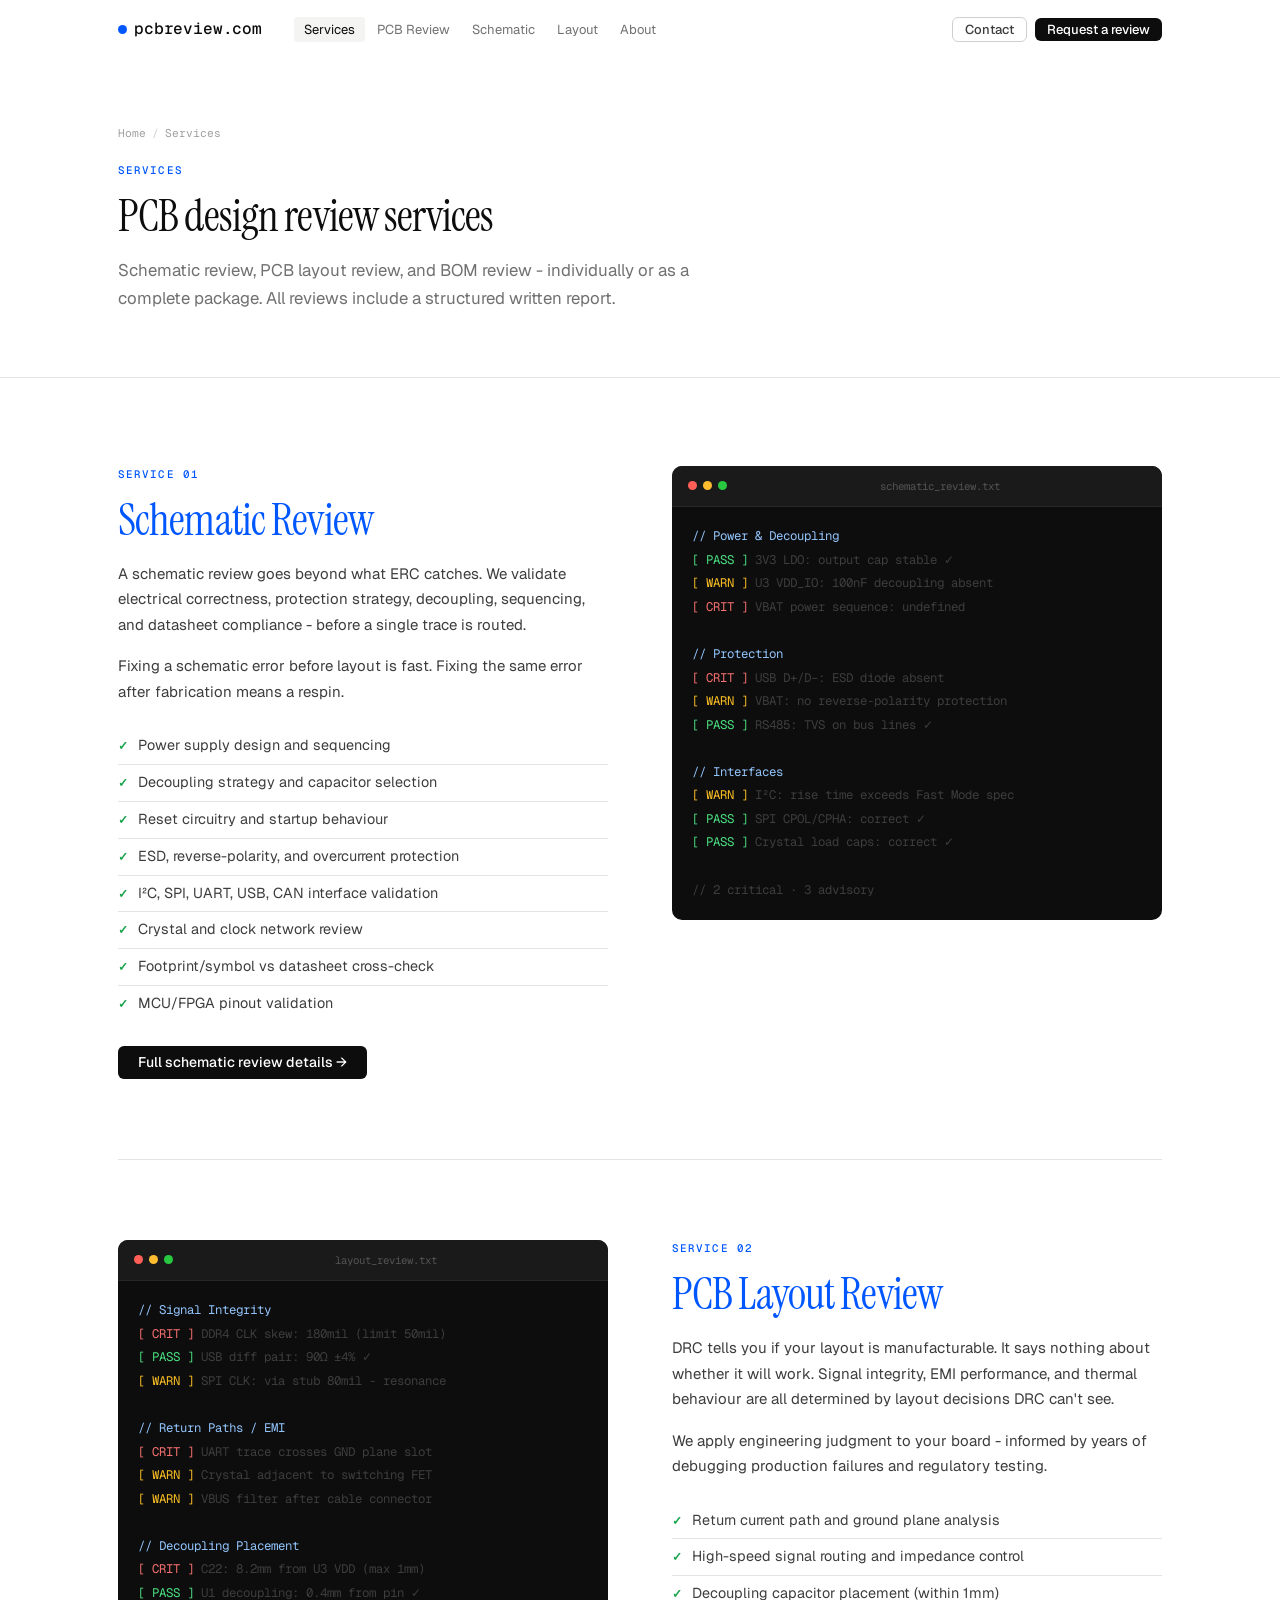
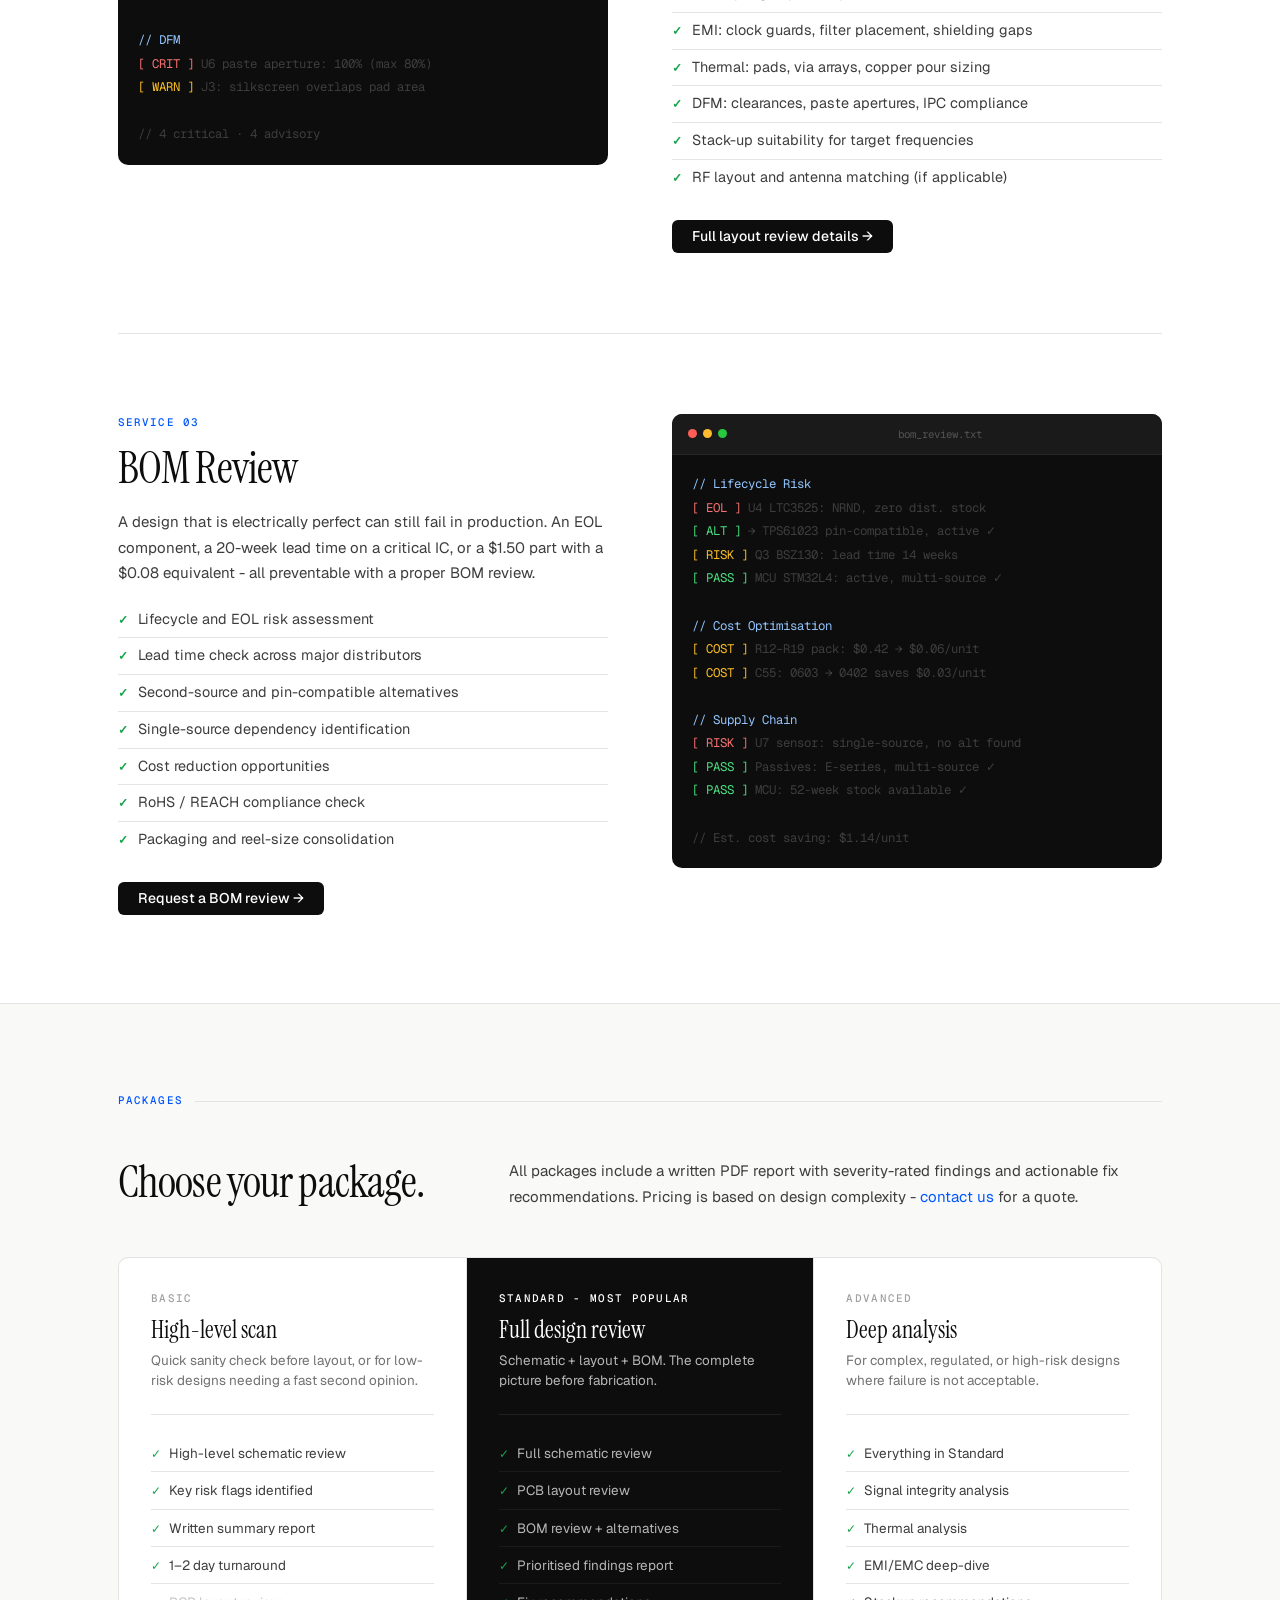
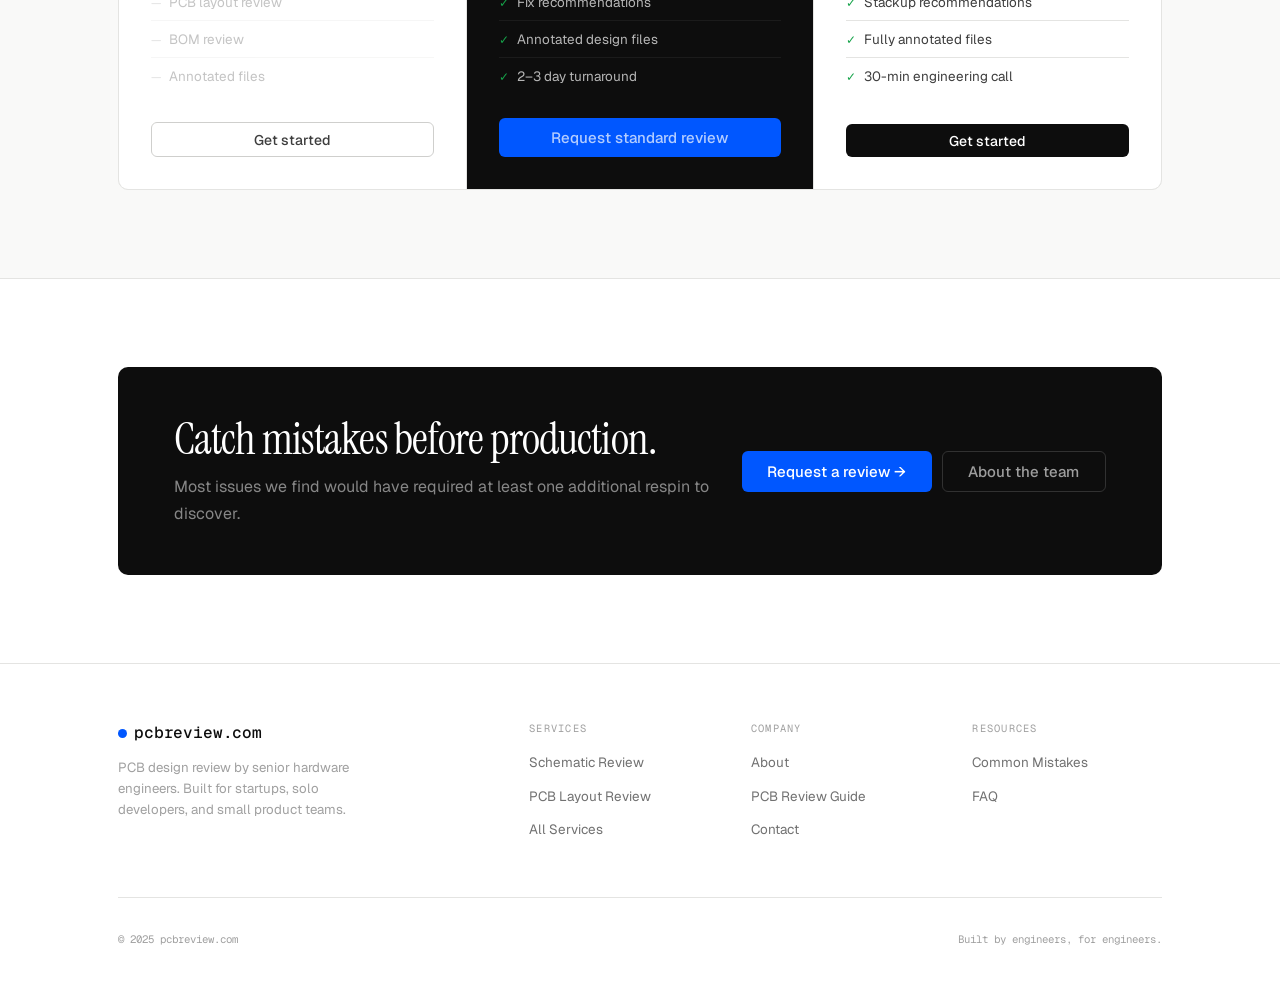
<file: services.html>
<!DOCTYPE html>
<html lang="en">
<head>
 <meta charset="UTF-8" />
 <meta name="viewport" content="width=device-width, initial-scale=1.0" />
 <title>PCB Review Services - Schematic, Layout & BOM | pcbreview.com</title>
 <meta name="description" content="Schematic review, PCB layout review, and BOM review by senior hardware engineers. Three packages with a fixed quote before you commit. 2-3 day turnaround." />
 <link rel="canonical" href="https://www.pcbreview.com/services.html" />
 <link rel="stylesheet" href="style.css" />
</head>
<body>
<nav id="nav">
 <div class="nav-inner">
 <a href="index.html" class="nav-logo" style="font-size:1rem;gap:7px;"><span class="logo-dot" style="width:9px;height:9px;"></span>pcbreview.com</a>
 <ul class="nav-links">
 <li><a href="services.html">Services</a></li>
 <li><a href="pcb-review.html">PCB Review</a></li>
 <li><a href="schematic-review.html">Schematic</a></li>
 <li><a href="pcb-layout-review.html">Layout</a></li>
 <li><a href="about.html">About</a></li>
 </ul>
 <div class="nav-right">
 <a href="contact.html" class="btn btn-ghost" style="font-size:0.8125rem;padding:5px 12px;">Contact</a>
 <a href="contact.html" class="btn btn-primary" style="font-size:0.8125rem;padding:5px 12px;">Request a review</a>
 </div>
 <button class="nav-ham" id="ham" aria-label="Menu"><span></span><span></span><span></span></button>
 </div>
</nav>
<div class="nav-mobile" id="mobileNav">
 <a href="index.html">Home</a><a href="services.html">Services</a><a href="pcb-review.html">PCB Review</a>
 <a href="schematic-review.html">Schematic Review</a><a href="pcb-layout-review.html">Layout Review</a>
 <a href="about.html">About</a>
 <a href="contact.html" class="btn btn-primary" style="margin-top:4px;justify-content:center;">Request a review</a>
</div>

<!-- PAGE HEADER -->
<div class="page-hdr">
 <div class="container">
 <div class="breadcrumb"><a href="index.html">Home</a><span class="sep">/</span>Services</div>
 <div class="t-label">Services</div>
 <h1 class="t-h2" style="margin-bottom:14px;">PCB design review services</h1>
 <p class="sub">Schematic review, PCB layout review, and BOM review - individually or as a complete package. All reviews include a structured written report.</p>
 </div>
</div>

<!-- SERVICE DETAIL BLOCKS -->
<section class="s-lg" style="border-bottom:1px solid var(--line);">
 <div class="container">

 <!-- Schematic -->
 <div style="display:grid;grid-template-columns:1fr 1fr;gap:4rem;align-items:start;margin-bottom:5rem;">
 <div class="reveal">
 <div class="t-label" style="margin-bottom:12px;">Service 01</div>
 <h2 class="t-h2" style="margin-bottom:16px;"><a href="schematic-review.html" class="link">Schematic Review</a></h2>
 <p class="t-body" style="margin-bottom:16px;">A schematic review goes beyond what ERC catches. We validate electrical correctness, protection strategy, decoupling, sequencing, and datasheet compliance - before a single trace is routed.</p>
 <p class="t-body" style="margin-bottom:24px;">Fixing a schematic error before layout is fast. Fixing the same error after fabrication means a respin.</p>
 <ul class="checklist" style="margin-bottom:24px;">
 <li>Power supply design and sequencing</li>
 <li>Decoupling strategy and capacitor selection</li>
 <li>Reset circuitry and startup behaviour</li>
 <li>ESD, reverse-polarity, and overcurrent protection</li>
 <li>I²C, SPI, UART, USB, CAN interface validation</li>
 <li>Crystal and clock network review</li>
 <li>Footprint/symbol vs datasheet cross-check</li>
 <li>MCU/FPGA pinout validation</li>
 </ul>
 <a href="schematic-review.html" class="btn btn-primary">Full schematic review details →</a>
 </div>
 <div class="reveal d2">
 <div class="code-block">
 <div class="code-block-bar"><span class="cb-dot r"></span><span class="cb-dot y"></span><span class="cb-dot g"></span><span class="cb-title">schematic_review.txt</span></div>
 <div class="code-block-body">
 <div class="cl"><span class="ky">// Power & Decoupling</span></div>
 <div class="cl"><span class="ok">[ PASS ]</span> 3V3 LDO: output cap stable ✓</div>
 <div class="cl"><span class="wn">[ WARN ]</span> U3 VDD_IO: 100nF decoupling absent</div>
 <div class="cl"><span class="er">[ CRIT ]</span> VBAT power sequence: undefined</div>
 <div class="cl">&nbsp;</div>
 <div class="cl"><span class="ky">// Protection</span></div>
 <div class="cl"><span class="er">[ CRIT ]</span> USB D+/D−: ESD diode absent</div>
 <div class="cl"><span class="wn">[ WARN ]</span> VBAT: no reverse-polarity protection</div>
 <div class="cl"><span class="ok">[ PASS ]</span> RS485: TVS on bus lines ✓</div>
 <div class="cl">&nbsp;</div>
 <div class="cl"><span class="ky">// Interfaces</span></div>
 <div class="cl"><span class="wn">[ WARN ]</span> I²C: rise time exceeds Fast Mode spec</div>
 <div class="cl"><span class="ok">[ PASS ]</span> SPI CPOL/CPHA: correct ✓</div>
 <div class="cl"><span class="ok">[ PASS ]</span> Crystal load caps: correct ✓</div>
 <div class="cl">&nbsp;</div>
 <div class="cl cm">// 2 critical · 3 advisory</div>
 </div>
 </div>
 </div>
 </div>

 <div class="hr" style="margin-bottom:5rem;"></div>

 <!-- Layout -->
 <div style="display:grid;grid-template-columns:1fr 1fr;gap:4rem;align-items:start;margin-bottom:5rem;">
 <div class="reveal d1">
 <div class="code-block">
 <div class="code-block-bar"><span class="cb-dot r"></span><span class="cb-dot y"></span><span class="cb-dot g"></span><span class="cb-title">layout_review.txt</span></div>
 <div class="code-block-body">
 <div class="cl"><span class="ky">// Signal Integrity</span></div>
 <div class="cl"><span class="er">[ CRIT ]</span> DDR4 CLK skew: 180mil (limit 50mil)</div>
 <div class="cl"><span class="ok">[ PASS ]</span> USB diff pair: 90Ω ±4% ✓</div>
 <div class="cl"><span class="wn">[ WARN ]</span> SPI CLK: via stub 80mil - resonance</div>
 <div class="cl">&nbsp;</div>
 <div class="cl"><span class="ky">// Return Paths / EMI</span></div>
 <div class="cl"><span class="er">[ CRIT ]</span> UART trace crosses GND plane slot</div>
 <div class="cl"><span class="wn">[ WARN ]</span> Crystal adjacent to switching FET</div>
 <div class="cl"><span class="wn">[ WARN ]</span> VBUS filter after cable connector</div>
 <div class="cl">&nbsp;</div>
 <div class="cl"><span class="ky">// Decoupling Placement</span></div>
 <div class="cl"><span class="er">[ CRIT ]</span> C22: 8.2mm from U3 VDD (max 1mm)</div>
 <div class="cl"><span class="ok">[ PASS ]</span> U1 decoupling: 0.4mm from pin ✓</div>
 <div class="cl">&nbsp;</div>
 <div class="cl"><span class="ky">// DFM</span></div>
 <div class="cl"><span class="er">[ CRIT ]</span> U6 paste aperture: 100% (max 80%)</div>
 <div class="cl"><span class="wn">[ WARN ]</span> J3: silkscreen overlaps pad area</div>
 <div class="cl">&nbsp;</div>
 <div class="cl cm">// 4 critical · 4 advisory</div>
 </div>
 </div>
 </div>
 <div class="reveal d2">
 <div class="t-label" style="margin-bottom:12px;">Service 02</div>
 <h2 class="t-h2" style="margin-bottom:16px;"><a href="pcb-layout-review.html" class="link">PCB Layout Review</a></h2>
 <p class="t-body" style="margin-bottom:16px;">DRC tells you if your layout is manufacturable. It says nothing about whether it will work. Signal integrity, EMI performance, and thermal behaviour are all determined by layout decisions DRC can't see.</p>
 <p class="t-body" style="margin-bottom:24px;">We apply engineering judgment to your board - informed by years of debugging production failures and regulatory testing.</p>
 <ul class="checklist" style="margin-bottom:24px;">
 <li>Return current path and ground plane analysis</li>
 <li>High-speed signal routing and impedance control</li>
 <li>Decoupling capacitor placement (within 1mm)</li>
 <li>EMI: clock guards, filter placement, shielding gaps</li>
 <li>Thermal: pads, via arrays, copper pour sizing</li>
 <li>DFM: clearances, paste apertures, IPC compliance</li>
 <li>Stack-up suitability for target frequencies</li>
 <li>RF layout and antenna matching (if applicable)</li>
 </ul>
 <a href="pcb-layout-review.html" class="btn btn-primary">Full layout review details →</a>
 </div>
 </div>

 <div class="hr" style="margin-bottom:5rem;"></div>

 <!-- BOM -->
 <div style="display:grid;grid-template-columns:1fr 1fr;gap:4rem;align-items:start;">
 <div class="reveal">
 <div class="t-label" style="margin-bottom:12px;">Service 03</div>
 <h2 class="t-h2" style="margin-bottom:16px;">BOM Review</h2>
 <p class="t-body" style="margin-bottom:16px;">A design that is electrically perfect can still fail in production. An EOL component, a 20-week lead time on a critical IC, or a $1.50 part with a $0.08 equivalent - all preventable with a proper BOM review.</p>
 <ul class="checklist" style="margin-bottom:24px;">
 <li>Lifecycle and EOL risk assessment</li>
 <li>Lead time check across major distributors</li>
 <li>Second-source and pin-compatible alternatives</li>
 <li>Single-source dependency identification</li>
 <li>Cost reduction opportunities</li>
 <li>RoHS / REACH compliance check</li>
 <li>Packaging and reel-size consolidation</li>
 </ul>
 <a href="contact.html" class="btn btn-primary">Request a BOM review →</a>
 </div>
 <div class="reveal d2">
 <div class="code-block">
 <div class="code-block-bar"><span class="cb-dot r"></span><span class="cb-dot y"></span><span class="cb-dot g"></span><span class="cb-title">bom_review.txt</span></div>
 <div class="code-block-body">
 <div class="cl"><span class="ky">// Lifecycle Risk</span></div>
 <div class="cl"><span class="er">[ EOL ]</span> U4 LTC3525: NRND, zero dist. stock</div>
 <div class="cl"><span class="ok">[ ALT ]</span> → TPS61023 pin-compatible, active ✓</div>
 <div class="cl"><span class="wn">[ RISK ]</span> Q3 BSZ130: lead time 14 weeks</div>
 <div class="cl"><span class="ok">[ PASS ]</span> MCU STM32L4: active, multi-source ✓</div>
 <div class="cl">&nbsp;</div>
 <div class="cl"><span class="ky">// Cost Optimisation</span></div>
 <div class="cl"><span class="wn">[ COST ]</span> R12–R19 pack: $0.42 → $0.06/unit</div>
 <div class="cl"><span class="wn">[ COST ]</span> C55: 0603 → 0402 saves $0.03/unit</div>
 <div class="cl">&nbsp;</div>
 <div class="cl"><span class="ky">// Supply Chain</span></div>
 <div class="cl"><span class="er">[ RISK ]</span> U7 sensor: single-source, no alt found</div>
 <div class="cl"><span class="ok">[ PASS ]</span> Passives: E-series, multi-source ✓</div>
 <div class="cl"><span class="ok">[ PASS ]</span> MCU: 52-week stock available ✓</div>
 <div class="cl">&nbsp;</div>
 <div class="cl cm">// Est. cost saving: $1.14/unit</div>
 </div>
 </div>
 </div>
 </div>

 </div>
</section>

<!-- PRICING -->
<section class="s-lg" style="background:var(--off-white);border-bottom:1px solid var(--line);">
 <div class="container">
 <div class="section-line reveal"><span class="t-label">Packages</span></div>
 <div style="display:grid;grid-template-columns:1fr 2fr;gap:4rem;align-items:start;margin-bottom:3rem;">
 <div class="reveal">
 <h2 class="t-h2">Choose your package.</h2>
 </div>
 <div class="reveal d2">
 <p class="t-body">All packages include a written PDF report with severity-rated findings and actionable fix recommendations. Pricing is based on design complexity - <a href="contact.html" class="link">contact us</a> for a quote.</p>
 </div>
 </div>
 <div class="pricing-wrap reveal">
 <div class="pricing-col">
 <div class="p-name">Basic</div>
 <h3>High-level scan</h3>
 <p class="p-desc">Quick sanity check before layout, or for low-risk designs needing a fast second opinion.</p>
 <div class="p-divider"></div>
 <div class="p-rows">
 <div class="p-row">High-level schematic review</div>
 <div class="p-row">Key risk flags identified</div>
 <div class="p-row">Written summary report</div>
 <div class="p-row">1–2 day turnaround</div>
 <div class="p-row na">PCB layout review</div>
 <div class="p-row na">BOM review</div>
 <div class="p-row na">Annotated files</div>
 </div>
 <a href="contact.html" class="btn btn-ghost" style="justify-content:center;">Get started</a>
 </div>
 <div class="pricing-col featured">
 <div class="p-name" style="color:rgba(255,255,255,0.35);">Standard - most popular</div>
 <h3 style="color:#fff;">Full design review</h3>
 <p class="p-desc">Schematic + layout + BOM. The complete picture before fabrication.</p>
 <div class="p-divider"></div>
 <div class="p-rows">
 <div class="p-row">Full schematic review</div>
 <div class="p-row">PCB layout review</div>
 <div class="p-row">BOM review + alternatives</div>
 <div class="p-row">Prioritised findings report</div>
 <div class="p-row">Fix recommendations</div>
 <div class="p-row">Annotated design files</div>
 <div class="p-row">2–3 day turnaround</div>
 </div>
 <a href="contact.html" class="btn btn-blue btn-lg" style="justify-content:center;">Request standard review</a>
 </div>
 <div class="pricing-col">
 <div class="p-name">Advanced</div>
 <h3>Deep analysis</h3>
 <p class="p-desc">For complex, regulated, or high-risk designs where failure is not acceptable.</p>
 <div class="p-divider"></div>
 <div class="p-rows">
 <div class="p-row">Everything in Standard</div>
 <div class="p-row">Signal integrity analysis</div>
 <div class="p-row">Thermal analysis</div>
 <div class="p-row">EMI/EMC deep-dive</div>
 <div class="p-row">Stackup recommendations</div>
 <div class="p-row">Fully annotated files</div>
 <div class="p-row">30-min engineering call</div>
 </div>
 <a href="contact.html" class="btn btn-primary" style="justify-content:center;">Get started</a>
 </div>
 </div>
 </div>
</section>

<!-- CTA -->
<section class="s-lg">
 <div class="container">
 <div class="cta-band reveal">
 <div>
 <h2 class="t-h2">Catch mistakes before production.</h2>
 <p>Most issues we find would have required at least one additional respin to discover.</p>
 </div>
 <div class="cta-band-btns">
 <a href="contact.html" class="btn btn-blue btn-lg">Request a review →</a>
 <a href="about.html" class="btn btn-ghost btn-lg" style="color:rgba(255,255,255,0.6);border-color:rgba(255,255,255,0.15);">About the team</a>
 </div>
 </div>
 </div>
</section>

<footer id="footer">
 <div class="container">
 <div class="footer-grid">
 <div class="footer-brand"><a href="index.html" class="nav-logo" style="display:inline-flex;font-size:1rem;gap:7px;"><span class="logo-dot" style="width:9px;height:9px;"></span>pcbreview.com</a><p>PCB design review by senior hardware engineers. Built for startups, solo developers, and small product teams.</p></div>
 <div class="footer-col"><h5>Services</h5><ul><li><a href="schematic-review.html">Schematic Review</a></li><li><a href="pcb-layout-review.html">PCB Layout Review</a></li><li><a href="services.html">All Services</a></li></ul></div>
 <div class="footer-col"><h5>Company</h5><ul><li><a href="about.html">About</a></li><li><a href="pcb-review.html">PCB Review Guide</a></li><li><a href="contact.html">Contact</a></li></ul></div>
 <div class="footer-col"><h5>Resources</h5><ul><li><a href="pcb-review.html">Common Mistakes</a></li><li><a href="pcb-review.html#faq">FAQ</a></li></ul></div>
 </div>
 <div class="footer-bottom"><p>© 2025 pcbreview.com</p><p>Built by engineers, for engineers.</p></div>
 </div>
</footer>
<script src="main.js"></script>
</body>
</html>
</file>
<file: style.css>
/* ================================================================
   PCBReview.io — V3 Stylesheet
   Direction: High-end engineering SaaS (Linear / Vercel / Oxide)
   Theme: Pure white + near-black + electric blue accent
   Fonts: Instrument Serif (display) + Geist Sans (body) + Geist Mono
   ================================================================ */

@import url('https://fonts.googleapis.com/css2?family=Instrument+Serif:ital@0;1&family=Geist:wght@300;400;500;600&display=swap');

/* ── Geist Mono via CDN ── */
@import url('https://fonts.googleapis.com/css2?family=Geist+Mono:wght@400;500&display=swap');

:root {
  /* Surface */
  --white:       #FFFFFF;
  --off-white:   #F9F9F8;
  --surface-1:   #F4F4F2;
  --surface-2:   #EBEBEA;

  /* Ink */
  --ink-1:       #0D0D0D;
  --ink-2:       #3D3D3D;
  --ink-3:       #717171;
  --ink-4:       #A0A0A0;

  /* Borders */
  --line:        #E4E4E2;
  --line-2:      #CFCFCD;

  /* Accent — electric blue */
  --blue:        #0057FF;
  --blue-dim:    #0044CC;
  --blue-tint:   rgba(0, 87, 255, 0.06);
  --blue-border: rgba(0, 87, 255, 0.2);

  /* Semantic */
  --green:       #16A34A;
  --green-tint:  #F0FDF4;
  --amber:       #B45309;
  --amber-tint:  #FFFBEB;
  --red:         #DC2626;
  --red-tint:    #FEF2F2;

  /* Typography */
  --serif:  'Instrument Serif', 'Georgia', serif;
  --sans:   'Geist', 'Helvetica Neue', sans-serif;
  --mono:   'Geist Mono', 'Courier New', monospace;

  /* Layout */
  --max-w: 1100px;
  --nav-h: 60px;

  /* Radius */
  --r-sm: 3px;
  --r-md: 6px;
  --r-lg: 10px;

  /* Shadows */
  --shadow-card: 0 1px 2px rgba(0,0,0,0.04), 0 4px 16px rgba(0,0,0,0.04);
  --shadow-hover: 0 2px 4px rgba(0,0,0,0.06), 0 8px 24px rgba(0,0,0,0.07);

  /* Transitions */
  --ease: 0.18s ease;
}

/* ── Reset ────────────────────────────────────────────────────── */
*, *::before, *::after { box-sizing: border-box; margin: 0; padding: 0; }
html { font-size: 16px; scroll-behavior: smooth; }
body {
  background: var(--white);
  color: var(--ink-1);
  font-family: var(--sans);
  font-weight: 400;
  line-height: 1.65;
  -webkit-font-smoothing: antialiased;
  -moz-osx-font-smoothing: grayscale;
  overflow-x: hidden;
}
img { max-width: 100%; display: block; }
a { color: inherit; text-decoration: none; }
button { cursor: pointer; }
p { color: var(--ink-2); line-height: 1.7; }
p + p { margin-top: 0.9rem; }

/* ── Typography scale ─────────────────────────────────────────── */

/* Display — Instrument Serif italic for the hero headline only */
.t-display {
  font-family: var(--serif);
  font-size: clamp(2.6rem, 6vw, 5rem);
  font-weight: 400;
  line-height: 1.06;
  letter-spacing: -0.02em;
  color: var(--ink-1);
}
.t-display em {
  font-style: italic;
  color: var(--ink-3);
}

/* Section headings */
.t-h2 {
  font-family: var(--serif);
  font-size: clamp(1.8rem, 3.5vw, 2.75rem);
  font-weight: 400;
  line-height: 1.12;
  letter-spacing: -0.02em;
  color: var(--ink-1);
}
.t-h3 {
  font-size: 1.05rem;
  font-weight: 600;
  letter-spacing: -0.01em;
  color: var(--ink-1);
  line-height: 1.3;
}

/* Eyebrow labels */
.t-label {
  font-family: var(--mono);
  font-size: 0.68rem;
  font-weight: 500;
  letter-spacing: 0.1em;
  text-transform: uppercase;
  color: var(--blue);
}

/* Body sizes */
.t-body-lg { font-size: 1.05rem; line-height: 1.7; color: var(--ink-2); }
.t-body     { font-size: 0.9375rem; line-height: 1.7; color: var(--ink-2); }
.t-body-sm  { font-size: 0.8125rem; line-height: 1.65; color: var(--ink-3); }
.t-mono     { font-family: var(--mono); font-size: 0.8rem; }

/* ── Layout helpers ───────────────────────────────────────────── */
.container { max-width: var(--max-w); margin: 0 auto; padding: 0 28px; }

.s-xl  { padding-top: 112px; padding-bottom: 112px; }
.s-lg  { padding-top: 88px;  padding-bottom: 88px;  }
.s-md  { padding-top: 64px;  padding-bottom: 64px;  }
.s-sm  { padding-top: 48px;  padding-bottom: 48px;  }

.col-2 { display: grid; grid-template-columns: 1fr 1fr; gap: 2rem; }
.col-3 { display: grid; grid-template-columns: repeat(3,1fr); gap: 1.5rem; }
.col-4 { display: grid; grid-template-columns: repeat(4,1fr); gap: 1.5rem; }

/* ── Divider ──────────────────────────────────────────────────── */
.hr { height: 1px; background: var(--line); }

/* ── Buttons ──────────────────────────────────────────────────── */
.btn {
  display: inline-flex;
  align-items: center;
  gap: 6px;
  padding: 0.6rem 1.25rem;
  border-radius: var(--r-md);
  font-family: var(--sans);
  font-size: 0.875rem;
  font-weight: 500;
  border: none;
  transition: all var(--ease);
  white-space: nowrap;
  text-decoration: none;
  line-height: 1;
}
.btn-primary {
  background: var(--ink-1);
  color: var(--white);
}
.btn-primary:hover { background: var(--ink-2); transform: translateY(-1px); }

.btn-blue {
  background: var(--blue);
  color: var(--white);
}
.btn-blue:hover { background: var(--blue-dim); transform: translateY(-1px); }

.btn-ghost {
  background: transparent;
  color: var(--ink-2);
  border: 1px solid var(--line-2);
}
.btn-ghost:hover { border-color: var(--ink-3); color: var(--ink-1); }

.btn-lg { padding: 0.75rem 1.6rem; font-size: 0.9375rem; }

/* ── Tags / Badges ────────────────────────────────────────────── */
.tag {
  display: inline-flex;
  align-items: center;
  gap: 4px;
  padding: 2px 8px;
  border-radius: 3px;
  font-family: var(--mono);
  font-size: 0.68rem;
  font-weight: 500;
  letter-spacing: 0.04em;
}
.tag-blue  { background: var(--blue-tint);  color: var(--blue);  border: 1px solid var(--blue-border); }
.tag-green { background: var(--green-tint); color: var(--green); border: 1px solid rgba(22,163,74,0.2); }
.tag-amber { background: var(--amber-tint); color: var(--amber); border: 1px solid rgba(180,83,9,0.2); }
.tag-red   { background: var(--red-tint);   color: var(--red);   border: 1px solid rgba(220,38,38,0.2); }
.tag-grey  { background: var(--surface-1);  color: var(--ink-3); border: 1px solid var(--line); }

/* ── Cards ────────────────────────────────────────────────────── */
.card {
  background: var(--white);
  border: 1px solid var(--line);
  border-radius: var(--r-lg);
  padding: 1.75rem;
  transition: border-color var(--ease), box-shadow var(--ease);
}
.card:hover {
  border-color: var(--line-2);
  box-shadow: var(--shadow-hover);
}
.card-flat {
  background: var(--off-white);
  border: 1px solid var(--line);
  border-radius: var(--r-lg);
  padding: 1.75rem;
}

/* ── NAV ──────────────────────────────────────────────────────── */
#nav {
  position: fixed;
  top: 0; left: 0; right: 0;
  height: var(--nav-h);
  z-index: 100;
  background: rgba(255,255,255,0.9);
  backdrop-filter: blur(14px);
  -webkit-backdrop-filter: blur(14px);
  border-bottom: 1px solid transparent;
  transition: border-color 0.25s;
}
#nav.scrolled { border-bottom-color: var(--line); }

.nav-inner {
  height: 100%;
  max-width: var(--max-w);
  margin: 0 auto;
  padding: 0 28px;
  display: flex;
  align-items: center;
  gap: 2rem;
}
.nav-logo {
  font-family: var(--mono);
  font-size: 0.9375rem;
  font-weight: 500;
  color: var(--ink-1);
  letter-spacing: -0.01em;
  display: flex;
  align-items: center;
  gap: 7px;
  flex-shrink: 0;
}
.nav-logo .logo-dot {
  width: 9px; height: 9px;
  border-radius: 50%;
  background: var(--blue);
  display: inline-block;
}
.nav-links {
  display: flex;
  align-items: center;
  gap: 0.125rem;
  list-style: none;
  flex: 1;
}
.nav-links a {
  font-size: 0.8125rem;
  color: var(--ink-3);
  font-weight: 400;
  padding: 4px 10px;
  border-radius: var(--r-sm);
  transition: color var(--ease), background var(--ease);
}
.nav-links a:hover, .nav-links a.active {
  color: var(--ink-1);
  background: var(--surface-1);
}
.nav-right { display: flex; align-items: center; gap: 8px; }

/* Hamburger */
.nav-ham {
  display: none;
  flex-direction: column;
  gap: 4.5px;
  background: none;
  border: none;
  padding: 4px;
  margin-left: auto;
}
.nav-ham span {
  display: block;
  width: 20px;
  height: 1.5px;
  background: var(--ink-1);
  border-radius: 2px;
  transition: all 0.2s;
}
.nav-mobile {
  display: none;
  position: fixed;
  top: var(--nav-h);
  left: 0; right: 0;
  background: var(--white);
  border-bottom: 1px solid var(--line);
  padding: 1.25rem 28px 1.5rem;
  flex-direction: column;
  gap: 0.75rem;
  z-index: 99;
}
.nav-mobile.open { display: flex; }
.nav-mobile a { font-size: 0.9375rem; color: var(--ink-2); }

/* ── PAGE HEADER (inner pages) ─────────────────────────────────── */
.page-hdr {
  padding-top: calc(var(--nav-h) + 64px);
  padding-bottom: 64px;
  border-bottom: 1px solid var(--line);
}
.page-hdr .t-label { margin-bottom: 12px; }
.page-hdr .t-h2   { margin-bottom: 14px; }
.page-hdr .sub    { max-width: 580px; font-size: 1.05rem; color: var(--ink-3); }

/* Breadcrumb */
.breadcrumb {
  font-family: var(--mono);
  font-size: 0.7rem;
  color: var(--ink-4);
  margin-bottom: 20px;
  display: flex;
  align-items: center;
  gap: 6px;
}
.breadcrumb a { color: var(--ink-4); }
.breadcrumb a:hover { color: var(--ink-2); }
.breadcrumb .sep { color: var(--line-2); }

/* ── CODE BLOCKS (review report style) ─────────────────────────── */
.code-block {
  background: var(--ink-1);
  border-radius: var(--r-lg);
  overflow: hidden;
  font-family: var(--mono);
  font-size: 0.775rem;
  line-height: 1.9;
}
.code-block-bar {
  background: #1A1A1A;
  padding: 10px 16px;
  display: flex;
  align-items: center;
  gap: 6px;
  border-bottom: 1px solid rgba(255,255,255,0.05);
}
.cb-dot { width: 9px; height: 9px; border-radius: 50%; }
.cb-dot.r  { background: #FF5F57; }
.cb-dot.y  { background: #FEBC2E; }
.cb-dot.g  { background: #28C840; }
.cb-title  { font-size: 0.67rem; color: rgba(255,255,255,0.25); margin: 0 auto; }
.code-block-body { padding: 18px 20px; }
.cl      { color: rgba(255,255,255,0.2); }
.cl .ok  { color: #4ADE80; }
.cl .wn  { color: #FBBF24; }
.cl .er  { color: #F87171; }
.cl .cm  { color: rgba(255,255,255,0.2); font-style: italic; }
.cl .ky  { color: #93C5FD; }

/* ── CHECKLIST ──────────────────────────────────────────────────── */
.checklist { list-style: none; }
.checklist li {
  display: flex;
  align-items: flex-start;
  gap: 10px;
  font-size: 0.9rem;
  color: var(--ink-2);
  padding: 6px 0;
  border-bottom: 1px solid var(--line);
}
.checklist li:last-child { border-bottom: none; }
.checklist li::before {
  content: '✓';
  color: var(--green);
  font-size: 0.75rem;
  font-weight: 600;
  flex-shrink: 0;
  margin-top: 3px;
}

/* ── PRICING ────────────────────────────────────────────────────── */
.pricing-wrap {
  display: grid;
  grid-template-columns: repeat(3, 1fr);
  gap: 1px;
  background: var(--line);
  border: 1px solid var(--line);
  border-radius: var(--r-lg);
  overflow: hidden;
}
.pricing-col {
  background: var(--white);
  padding: 2rem;
  display: flex;
  flex-direction: column;
}
.pricing-col.featured { background: var(--ink-1); }
.pricing-col.featured * { color: rgba(255,255,255,0.7) !important; }
.pricing-col.featured .p-name,
.pricing-col.featured h3,
.pricing-col.featured .p-cta { color: #fff !important; }
.pricing-col.featured .p-divider { background: rgba(255,255,255,0.08) !important; }
.pricing-col.featured .p-row { border-bottom-color: rgba(255,255,255,0.06) !important; }
.pricing-col.featured .btn-ghost {
  border-color: rgba(255,255,255,0.2) !important;
  color: #fff !important;
}
.pricing-col.featured .btn-ghost:hover {
  border-color: rgba(255,255,255,0.5) !important;
}
.p-name {
  font-family: var(--mono);
  font-size: 0.68rem;
  font-weight: 500;
  text-transform: uppercase;
  letter-spacing: 0.12em;
  color: var(--ink-4);
  margin-bottom: 10px;
}
.pricing-col h3 {
  font-family: var(--serif);
  font-size: 1.5rem;
  font-weight: 400;
  line-height: 1;
  color: var(--ink-1);
  margin-bottom: 8px;
}
.p-desc {
  font-size: 0.84rem;
  color: var(--ink-3);
  margin-bottom: 1.5rem;
  line-height: 1.5;
}
.p-divider { height: 1px; background: var(--line); margin-bottom: 1.25rem; }
.p-rows { flex: 1; margin-bottom: 1.5rem; }
.p-row {
  display: flex;
  align-items: flex-start;
  gap: 8px;
  font-size: 0.84rem;
  color: var(--ink-2);
  padding: 7px 0;
  border-bottom: 1px solid var(--line);
}
.p-row:last-child { border-bottom: none; }
.p-row::before { content: '✓'; color: var(--green); font-size: 0.72rem; flex-shrink: 0; margin-top: 2px; }
.p-row.na { opacity: 0.3; }
.p-row.na::before { content: '—'; color: var(--ink-4); }

/* ── PROCESS STEPS ──────────────────────────────────────────────── */
.steps-grid {
  display: grid;
  grid-template-columns: repeat(3, 1fr);
  gap: 0;
}
.step-item {
  padding: 2rem;
  border-right: 1px solid var(--line);
  position: relative;
}
.step-item:last-child { border-right: none; }
.step-num {
  font-family: var(--mono);
  font-size: 0.68rem;
  color: var(--blue);
  letter-spacing: 0.08em;
  margin-bottom: 1rem;
  display: block;
}
.step-item h3 { margin-bottom: 8px; font-size: 0.9375rem; }
.step-item p  { font-size: 0.84rem; }
.step-tags { display: flex; flex-wrap: wrap; gap: 4px; margin-top: 12px; }

/* ── STAT ROW ───────────────────────────────────────────────────── */
.stat-row {
  display: grid;
  grid-template-columns: repeat(4, 1fr);
  border: 1px solid var(--line);
  border-radius: var(--r-lg);
  overflow: hidden;
}
.stat-cell {
  padding: 2rem 1.5rem;
  border-right: 1px solid var(--line);
  text-align: center;
}
.stat-cell:last-child { border-right: none; }
.stat-num {
  font-family: var(--serif);
  font-size: 2.4rem;
  font-weight: 400;
  color: var(--ink-1);
  line-height: 1;
  margin-bottom: 6px;
  letter-spacing: -0.02em;
}
.stat-label {
  font-family: var(--mono);
  font-size: 0.67rem;
  color: var(--ink-4);
  text-transform: uppercase;
  letter-spacing: 0.1em;
}

/* ── CTA BANNER ─────────────────────────────────────────────────── */
.cta-band {
  background: var(--ink-1);
  border-radius: var(--r-lg);
  padding: 3rem 3.5rem;
  display: flex;
  align-items: center;
  justify-content: space-between;
  gap: 2rem;
}
.cta-band .t-h2  { color: #fff; }
.cta-band p      { color: rgba(255,255,255,0.5); margin-top: 8px; }
.cta-band-btns   { display: flex; gap: 10px; flex-shrink: 0; flex-wrap: wrap; }

/* ── FAQ ────────────────────────────────────────────────────────── */
.faq-list { border-top: 1px solid var(--line); }
.faq-item { border-bottom: 1px solid var(--line); }
.faq-q {
  display: flex;
  justify-content: space-between;
  align-items: center;
  padding: 18px 0;
  cursor: pointer;
  gap: 1rem;
}
.faq-q span.q-text {
  font-size: 0.9375rem;
  font-weight: 500;
  color: var(--ink-1);
}
.faq-toggle {
  width: 22px; height: 22px;
  border: 1px solid var(--line-2);
  border-radius: 50%;
  display: flex;
  align-items: center;
  justify-content: center;
  font-size: 0.85rem;
  color: var(--ink-3);
  flex-shrink: 0;
  transition: all var(--ease);
}
.faq-item.open .faq-toggle {
  background: var(--ink-1);
  border-color: var(--ink-1);
  color: #fff;
  transform: rotate(45deg);
}
.faq-a {
  display: none;
  padding-bottom: 18px;
  font-size: 0.9rem;
  color: var(--ink-3);
  line-height: 1.7;
  max-width: 680px;
}
.faq-item.open .faq-a { display: block; }

/* ── FINDING CARDS ──────────────────────────────────────────────── */
.finding-card {
  border: 1px solid var(--line);
  border-radius: var(--r-lg);
  overflow: hidden;
  background: var(--white);
  transition: box-shadow var(--ease);
}
.finding-card:hover { box-shadow: var(--shadow-hover); }
.finding-head {
  padding: 1.25rem 1.5rem 1rem;
  display: flex;
  align-items: flex-start;
  justify-content: space-between;
  gap: 0.75rem;
  border-bottom: 1px solid var(--line);
}
.finding-body { padding: 1.25rem 1.5rem; }
.finding-body p { font-size: 0.875rem; color: var(--ink-3); margin-bottom: 12px; }
.finding-fix {
  background: var(--off-white);
  border-radius: var(--r-sm);
  padding: 10px 12px;
  font-family: var(--mono);
  font-size: 0.73rem;
  color: var(--ink-3);
  line-height: 1.5;
}
.finding-fix strong { color: var(--green); font-style: normal; }

/* ── CONTACT FORM ───────────────────────────────────────────────── */
.form-field { margin-bottom: 1.25rem; }
.form-field label {
  display: block;
  font-family: var(--mono);
  font-size: 0.67rem;
  text-transform: uppercase;
  letter-spacing: 0.1em;
  color: var(--ink-4);
  margin-bottom: 6px;
}
.form-field input,
.form-field textarea,
.form-field select {
  width: 100%;
  background: var(--white);
  border: 1px solid var(--line-2);
  border-radius: var(--r-md);
  padding: 9px 12px;
  color: var(--ink-1);
  font-family: var(--sans);
  font-size: 0.9rem;
  outline: none;
  transition: border-color var(--ease), box-shadow var(--ease);
  appearance: none;
}
.form-field input:focus,
.form-field textarea:focus,
.form-field select:focus {
  border-color: var(--blue);
  box-shadow: 0 0 0 3px rgba(0, 87, 255, 0.08);
}
.form-field input::placeholder,
.form-field textarea::placeholder { color: var(--ink-4); }
.form-field textarea { resize: vertical; min-height: 120px; line-height: 1.6; }
.form-row { display: grid; grid-template-columns: 1fr 1fr; gap: 1rem; }
#formSuccess { display: none; text-align: center; padding: 2.5rem 0; }
.success-check {
  width: 48px; height: 48px;
  background: var(--green-tint);
  border-radius: 50%;
  display: flex;
  align-items: center;
  justify-content: center;
  margin: 0 auto 1rem;
  font-size: 1.2rem;
}

/* ── SCROLL REVEAL ──────────────────────────────────────────────── */
.reveal {
  opacity: 0;
  transform: translateY(16px);
  transition: opacity 0.45s ease, transform 0.45s ease;
}
.reveal.visible { opacity: 1; transform: none; }
.d1 { transition-delay: 0.08s; }
.d2 { transition-delay: 0.16s; }
.d3 { transition-delay: 0.24s; }
.d4 { transition-delay: 0.32s; }

/* ── FOOTER ─────────────────────────────────────────────────────── */
#footer {
  border-top: 1px solid var(--line);
  padding: 56px 0 36px;
  background: var(--white);
}
.footer-grid {
  display: grid;
  grid-template-columns: 2fr 1fr 1fr 1fr;
  gap: 2rem;
  padding-bottom: 3rem;
  border-bottom: 1px solid var(--line);
  margin-bottom: 2rem;
}
.footer-brand .nav-logo { margin-bottom: 10px; }
.footer-brand p { font-size: 0.83rem; color: var(--ink-4); max-width: 240px; line-height: 1.6; }
.footer-col h5 {
  font-family: var(--mono);
  font-size: 0.65rem;
  text-transform: uppercase;
  letter-spacing: 0.12em;
  color: var(--ink-4);
  margin-bottom: 12px;
  font-weight: 400;
}
.footer-col ul { list-style: none; }
.footer-col li { margin-bottom: 7px; }
.footer-col a { font-size: 0.84rem; color: var(--ink-3); transition: color var(--ease); }
.footer-col a:hover { color: var(--ink-1); }
.footer-bottom {
  display: flex;
  justify-content: space-between;
  align-items: center;
  flex-wrap: wrap;
  gap: 8px;
}
.footer-bottom p {
  font-family: var(--mono);
  font-size: 0.67rem;
  color: var(--ink-4);
  margin: 0;
}

/* ── INLINE LINK ────────────────────────────────────────────────── */
.link { color: var(--blue); transition: opacity var(--ease); }
.link:hover { opacity: 0.75; }

/* ── SECTION SEPARATOR LINE ─────────────────────────────────────── */
.section-line {
  display: flex;
  align-items: center;
  gap: 12px;
  margin-bottom: 48px;
}
.section-line::after {
  content: '';
  flex: 1;
  height: 1px;
  background: var(--line);
}

/* ── RESPONSIVE ─────────────────────────────────────────────────── */
@media (max-width: 1024px) {
  .pricing-wrap { grid-template-columns: 1fr; max-width: 480px; margin: 0 auto; }
  .pricing-col { border-bottom: 1px solid var(--line); }
  .pricing-col:last-child { border-bottom: none; }
  .stat-row { grid-template-columns: 1fr 1fr; }
  .stat-cell:nth-child(2) { border-right: none; }
  .stat-cell:nth-child(3) { border-top: 1px solid var(--line); }
  .stat-cell:nth-child(4) { border-top: 1px solid var(--line); border-right: none; }
  .footer-grid { grid-template-columns: 1fr 1fr; }
  .cta-band { flex-direction: column; padding: 2.25rem 2rem; }
  .cta-band-btns { width: 100%; }
}
@media (max-width: 768px) {
  :root { --nav-h: 56px; }
  .s-xl { padding-top: 52px; padding-bottom: 52px; }
  .s-lg { padding-top: 44px; padding-bottom: 44px; }
  .s-md { padding-top: 32px; padding-bottom: 32px; }
  .col-2, .col-3, .col-4 { grid-template-columns: 1fr; }
  /* Hero two-col grid */
  [style*="grid-template-columns:1fr 1fr"] { grid-template-columns: 1fr !important; }
  [style*="grid-template-columns: 1fr 1fr"] { grid-template-columns: 1fr !important; }
  [style*="grid-template-columns:3fr 2fr"] { grid-template-columns: 1fr !important; }
  [style*="grid-template-columns: 3fr 2fr"] { grid-template-columns: 1fr !important; }
  [style*="grid-template-columns:1fr 2fr"] { grid-template-columns: 1fr !important; }
  [style*="grid-template-columns: 1fr 2fr"] { grid-template-columns: 1fr !important; }
  [style*="grid-template-columns:2fr 1fr"] { grid-template-columns: 1fr !important; }
  [style*="grid-template-columns: 2fr 1fr"] { grid-template-columns: 1fr !important; }
  .steps-grid { grid-template-columns: 1fr; }
  .step-item { border-right: none; border-bottom: 1px solid var(--line); }
  .step-item:last-child { border-bottom: none; }
  .nav-links, .nav-right .btn { display: none; }
  .nav-ham { display: flex; }
  .footer-grid { grid-template-columns: 1fr 1fr; }
  .footer-bottom { flex-direction: column; text-align: center; }
  .form-row { grid-template-columns: 1fr; }
  .finding-head { flex-wrap: wrap; gap: 6px; }
  .page-hdr { padding-top: calc(var(--nav-h) + 36px); padding-bottom: 36px; }
  /* Hero trust row: 2 cols */
  .container > div > div[style*="display:flex;align-items:center;gap:32px"] {
    display: grid !important;
    grid-template-columns: 1fr 1fr;
    gap: 1rem;
  }
  /* Hide the dividers in trust row on mobile */
  .container > div > div[style*="display:flex;align-items:center;gap:32px"] > div[style*="width:1px"] {
    display: none !important;
  }
  .t-display { font-size: clamp(1.8rem, 7.5vw, 2.8rem); }
  .t-h2 { font-size: clamp(1.35rem, 5vw, 1.9rem); }
  .cta-band { padding: 1.75rem; gap: 1.25rem; }
  .cta-band-btns { flex-direction: column; }
  .cta-band-btns .btn { justify-content: center; width: 100%; }
  .section-line { margin-bottom: 24px; }
  .container { padding: 0 18px; }
}
@media (max-width: 480px) {
  .container { padding: 0 14px; }
  .t-display { font-size: 1.75rem; }
  .pricing-wrap { max-width: 100%; }
  .stat-row { grid-template-columns: 1fr 1fr; }
  .stat-num { font-size: 1.8rem; }
  .stat-cell { padding: 1.25rem 0.75rem; }
  .btn-lg { padding: 0.65rem 1.25rem; font-size: 0.875rem; }
  .tag { font-size: 0.63rem; padding: 2px 6px; }
  /* Who-it's-for chips: stack on 2 per row */
  [style*="display:flex;flex-wrap:wrap;gap:8px;margin-bottom:40px"] > span {
    flex: 1 1 calc(50% - 4px);
    min-width: 130px;
  }
}
</file>
